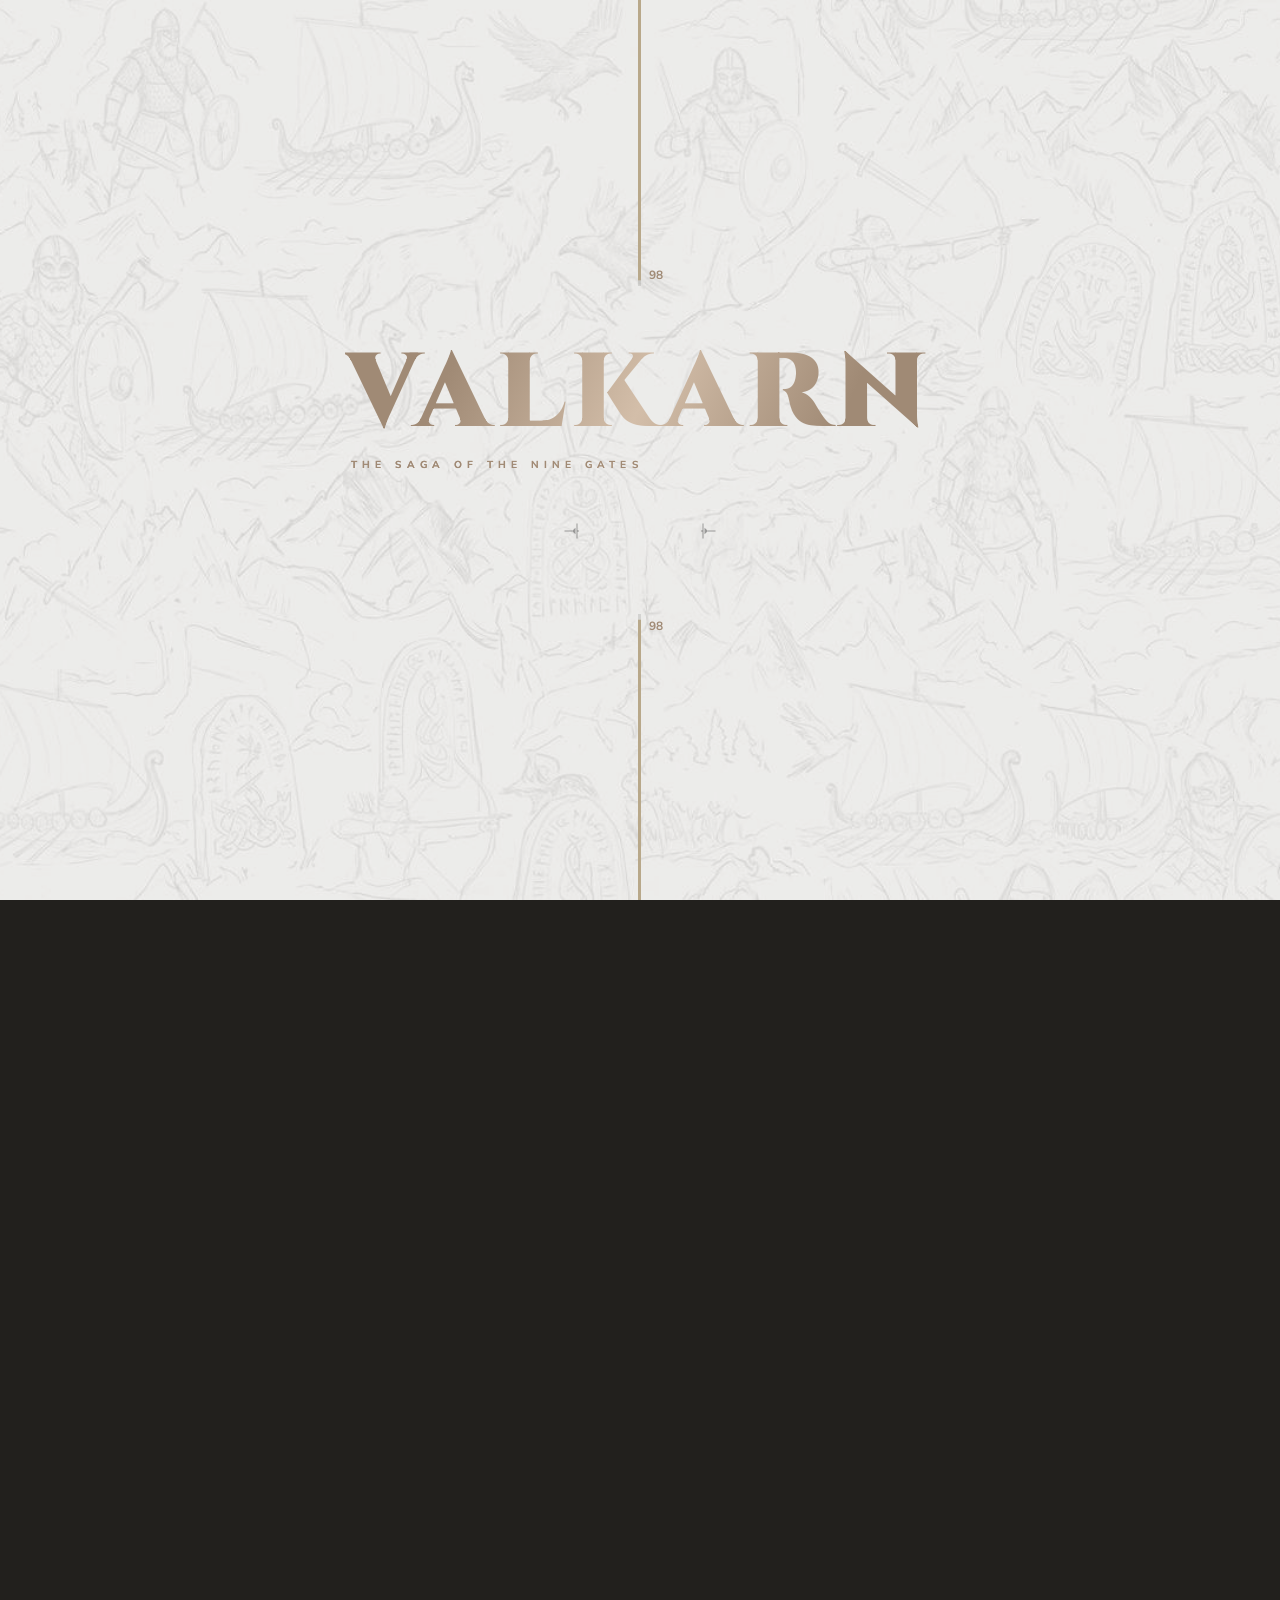
<file: index.html>
<!doctype html>
<html lang="en">
  <head>
    <meta charset="utf-8" />
    <meta name="viewport" content="width=device-width, initial-scale=1" />
    <title>Valkarn | The Saga of the Nine Gates</title>
    <meta
      name="description"
      content="Nine gates, seventy-four volumes, one long road north. The official home of the Valkarn saga: the world, the chronicles, the characters, the makers and the fellowship."
    />
    <meta name="theme-color" content="#22201d" />
    <meta name="author" content="Northwind Editions" />
    <link rel="icon" type="image/png" href="assets/img/favicon.png" />
    <link rel="apple-touch-icon" href="assets/img/apple-touch-icon.png" />
    <meta property="og:type" content="website" />
    <meta property="og:title" content="Valkarn | The Saga of the Nine Gates" />
    <meta
      property="og:description"
      content="Nine gates, seventy-four volumes, one long road north. The official home of the Valkarn saga: the world, the chronicles, the characters, the makers and the fellowship."
    />
    <meta property="og:image" content="assets/img/og-image.jpg" />
    <meta name="twitter:card" content="summary_large_image" />
    <link
      rel="preload"
      as="font"
      type="font/woff2"
      href="assets/fonts/cinzel-latin.woff2"
      crossorigin
    />
    <link
      rel="preload"
      as="font"
      type="font/woff2"
      href="assets/fonts/mulish-latin.woff2"
      crossorigin
    />
    <link rel="stylesheet" href="assets/css/main.css" />
  </head>
  <body class="home is-loading">
    <svg
      aria-hidden="true"
      class="sr-only"
      xmlns="http://www.w3.org/2000/svg"
      focusable="false"
    >
      <symbol id="i-diamond" viewBox="0 0 8 9">
        <path d="M4 0l4 4.5L4 9 0 4.5z" fill="currentColor" />
      </symbol>
      <symbol id="i-diamond-o" viewBox="0 0 14 14">
        <path
          d="M7 1l6 6-6 6-6-6z"
          fill="none"
          stroke="currentColor"
          stroke-width="1.2"
        />
      </symbol>
      <symbol id="i-orn-x" viewBox="0 0 15 36">
        <path d="M14.5 18H7" stroke="currentColor" stroke-width="1" />
        <path d="M7 18l-3.5-3.2v6.4z" fill="currentColor" />
        <path d="M2 10.5v15" stroke="currentColor" stroke-width="1" />
        <path d="M0 18h2" stroke="currentColor" stroke-width="1" />
      </symbol>
      <symbol id="i-sword-h" viewBox="0 0 1200 22" preserveAspectRatio="none">
        <path d="M0 11h520" stroke="currentColor" stroke-width="1" />
        <path d="M680 11h520" stroke="currentColor" stroke-width="1" />
        <path d="M600 3l9 8-9 8-9-8z" fill="currentColor" />
        <path
          d="M556 11l14-5v10zM644 11l-14-5v10z"
          fill="currentColor"
          opacity=".6"
        />
      </symbol>
      <symbol id="i-sword-v" viewBox="0 0 22 169" preserveAspectRatio="none">
        <path d="M11 0v40" stroke="currentColor" stroke-width="1" />
        <path d="M11 44l7 7-7 7-7-7z" fill="currentColor" />
        <path d="M11 62v107" stroke="currentColor" stroke-width="1" />
      </symbol>
      <symbol id="i-menu" viewBox="0 0 25 14">
        <path
          d="M2 2h21M6 7h17M10 12h13"
          stroke="currentColor"
          stroke-width="1.6"
          stroke-linecap="round"
        />
      </symbol>
      <symbol id="i-close" viewBox="0 0 24 13">
        <path
          d="M2 6.5h20M8 1.5l-6 5 6 5"
          stroke="currentColor"
          stroke-width="1.6"
          stroke-linecap="round"
          stroke-linejoin="round"
          fill="none"
        />
      </symbol>
      <symbol id="i-x" viewBox="0 0 16 16">
        <path
          d="M3 3l10 10M13 3L3 13"
          stroke="currentColor"
          stroke-width="1.6"
          stroke-linecap="round"
        />
      </symbol>
      <symbol id="i-arrow-r" viewBox="0 0 9 14">
        <path
          d="M1 1l6 6-6 6"
          stroke="currentColor"
          stroke-width="1.6"
          fill="none"
          stroke-linecap="round"
          stroke-linejoin="round"
        />
      </symbol>
      <symbol id="i-arrow-l" viewBox="0 0 9 14">
        <path
          d="M8 1L2 7l6 6"
          stroke="currentColor"
          stroke-width="1.6"
          fill="none"
          stroke-linecap="round"
          stroke-linejoin="round"
        />
      </symbol>
      <symbol id="i-corner" viewBox="0 0 56 48">
        <path
          d="M56 1H28L14 24l14 23h28"
          fill="none"
          stroke="currentColor"
          stroke-opacity=".35"
        />
        <path d="M20 24l4-4 4 4-4 4z" fill="currentColor" fill-opacity=".5" />
      </symbol>
      <symbol id="i-edge" viewBox="0 0 8 48">
        <path
          d="M7 0H1v48h6"
          fill="none"
          stroke="currentColor"
          stroke-opacity=".35"
        />
      </symbol>
      <symbol id="i-origin" viewBox="0 0 20 20">
        <path
          d="M10 2l7 8-7 8-7-8z"
          fill="none"
          stroke="currentColor"
          stroke-width="1.3"
        />
        <circle cx="10" cy="10" r="2" fill="currentColor" />
      </symbol>
      <symbol id="i-family" viewBox="0 0 20 20">
        <circle
          cx="7"
          cy="7"
          r="3"
          fill="none"
          stroke="currentColor"
          stroke-width="1.3"
        />
        <circle
          cx="14"
          cy="9"
          r="2.2"
          fill="none"
          stroke="currentColor"
          stroke-width="1.3"
        />
        <path
          d="M2 17c1-3 3.5-4.5 5-4.5S11 14 12 17"
          fill="none"
          stroke="currentColor"
          stroke-width="1.3"
        />
      </symbol>
      <symbol id="i-status" viewBox="0 0 20 20">
        <path
          d="M3 11l4 4 10-10"
          fill="none"
          stroke="currentColor"
          stroke-width="1.6"
          stroke-linecap="round"
        />
      </symbol>
      <symbol id="i-role" viewBox="0 0 20 20">
        <path
          d="M10 2l2.4 5 5.6.6-4.2 3.8 1.2 5.6L10 14.2 5 17l1.2-5.6L2 7.6 7.6 7z"
          fill="none"
          stroke="currentColor"
          stroke-width="1.2"
        />
      </symbol>
      <symbol id="i-quill" viewBox="0 0 20 20">
        <path
          d="M3 17S4 9 11 5c3-1.7 6-2 6-2s0 3-1.7 6C11.5 16 3 17 3 17z"
          fill="none"
          stroke="currentColor"
          stroke-width="1.3"
        />
        <path d="M3 17l6-6" stroke="currentColor" stroke-width="1.3" />
      </symbol>
    </svg>

    <div class="veil" aria-hidden="true"></div>

    <div class="loader">
      <div class="loader__screen">
        <img
          class="loader__bg"
          src="assets/img/loader-collage.jpg"
          alt=""
          fetchpriority="high"
          decoding="sync"
        />
        <div class="loader__inner">
          <div class="loader__rail loader__rail--top">
            <div class="loader__fill" data-loader-fill></div>
            <span class="loader__count" data-loader-count="top">0</span>
          </div>
          <div class="loader__logo">
            <span class="wordmark wordmark--xl"
              >VALKARN<span class="wordmark__sub"
                >The Saga of the Nine Gates</span
              ></span
            >
            <button
              data-enter
              class="btn"
              type="button"
              style="margin-top: 2.5rem"
            >
              <svg
                class="btn__orn btn__orn--l"
                width="15"
                height="36"
                aria-hidden="true"
              >
                <use href="#i-orn-x"></use></svg
              ><span class="btn__label">Enter</span
              ><svg
                class="btn__orn btn__orn--r"
                width="15"
                height="36"
                aria-hidden="true"
              >
                <use href="#i-orn-x"></use>
              </svg>
            </button>
          </div>
          <div class="loader__rail loader__rail--bottom">
            <div class="loader__fill" data-loader-fill></div>
            <span class="loader__count" data-loader-count="bottom">0</span>
          </div>
        </div>
      </div>
    </div>

    <header class="header">
      <a href="#main" class="skip-link">Skip to main content</a>
      <div class="header__orn hide-mobile" aria-hidden="true">
        <svg class="" width="8" height="48" aria-hidden="true">
          <use href="#i-edge"></use>
        </svg>
      </div>
      <div class="header__cell header__cell--left">
        <button
          class="menu-btn"
          type="button"
          data-menu-open
          aria-expanded="false"
          aria-controls="menu-panel"
        >
          <svg class="icon" width="25" height="14" aria-hidden="true">
            <use href="#i-menu"></use></svg
          ><span>Menu</span>
        </button>
      </div>
      <div class="header__orn hide-mobile" aria-hidden="true">
        <svg class="" width="56" height="48" aria-hidden="true">
          <use href="#i-corner"></use>
        </svg>
      </div>
      <div class="header__cell header__cell--mid">
        <a href="index.html" class="header__brand" aria-label="Valkarn — home"
          ><span class="wordmark wordmark--sm">VALKARN</span></a
        >
      </div>
      <div
        class="header__orn hide-mobile"
        aria-hidden="true"
        style="transform: scaleX(-1)"
      >
        <svg class="" width="56" height="48" aria-hidden="true">
          <use href="#i-corner"></use>
        </svg>
      </div>
      <div class="header__cell header__cell--right">
        <a href="news.html" class="header__link hide-mobile"
          ><svg class="icon" width="8" height="9" aria-hidden="true">
            <use href="#i-diamond"></use></svg
          ><span>News</span></a
        >
      </div>
      <div
        class="header__orn hide-mobile"
        aria-hidden="true"
        style="transform: scaleX(-1)"
      >
        <svg class="" width="8" height="48" aria-hidden="true">
          <use href="#i-edge"></use>
        </svg>
      </div>
    </header>

    <div class="menu-overlay" hidden-aria></div>
    <div class="menu-panel" id="menu-panel">
      <div class="menu-panel__inner">
        <button class="menu-close" type="button" data-menu-close>
          <svg class="icon" width="24" height="13" aria-hidden="true">
            <use href="#i-close"></use></svg
          ><span>Close</span>
        </button>
        <nav class="menu-nav" aria-label="Main">
          <ul>
            <li>
              <a href="universe.html"
                ><span class="num">01</span><span>The World</span></a
              >
            </li>
            <li>
              <a href="chronicles.html"
                ><span class="num">02</span><span>The Chronicles</span></a
              >
            </li>
            <li>
              <a href="characters.html"
                ><span class="num">03</span><span>The Characters</span></a
              >
            </li>
            <li>
              <a href="makers.html"
                ><span class="num">04</span><span>The Makers</span></a
              >
            </li>
            <li>
              <a href="fellowship.html"
                ><span class="num">05</span><span>The Fellowship</span></a
              >
            </li>
          </ul>
        </nav>
        <div>
          <p class="menu-foot" style="margin-bottom: 0.75rem">
            <a href="news.html">News</a><a href="fellowship.html">Fellowship</a
            ><a href="404.html">Shop</a>
          </p>
          <p class="menu-foot">
            <a href="#">Legal notice</a><a href="#">Privacy</a
            ><a href="#">Cookies</a><a href="#">Press kit</a
            ><a href="#">Contact</a>
          </p>
        </div>
      </div>
    </div>

    <div class="stage" aria-hidden="true">
      <div class="stage__scene">
        <img src="assets/img/gate-01.jpg" alt="" fetchpriority="high" />
      </div>
      <div class="stage__scene">
        <img src="assets/img/gate-02.jpg" alt="" loading="lazy" />
      </div>
      <div class="stage__scene">
        <img src="assets/img/gate-03.jpg" alt="" loading="lazy" />
      </div>
      <div class="stage__scene">
        <img src="assets/img/gate-04.jpg" alt="" loading="lazy" />
      </div>
      <div class="stage__scene">
        <img src="assets/img/gate-05.jpg" alt="" loading="lazy" />
      </div>
      <canvas class="stage__dust"></canvas>
      <div class="stage__flash"></div>
    </div>
    <main id="main" class="gates">
      <article class="gate" data-gate="0" aria-label="Gate 01 — The World">
        <span class="badge" data-delay="0">Gate 01</span>
        <h2 class="t-gate">
          <span class="tr" data-animation="char">The World</span>
        </h2>
        <p class="gate__meta" data-reveal>
          Nine gates were raised at the edge of the known map. Valkarn has
          walked through eight of them.
        </p>
        <a class="btn" href="universe.html"
          ><svg
            class="btn__orn btn__orn--l"
            width="15"
            height="36"
            aria-hidden="true"
          >
            <use href="#i-orn-x"></use></svg
          ><span class="btn__label">Enter the world</span
          ><svg
            class="btn__orn btn__orn--r"
            width="15"
            height="36"
            aria-hidden="true"
          >
            <use href="#i-orn-x"></use></svg
        ></a>
      </article>
      <article class="gate" data-gate="1" aria-label="Gate 02 — The Chronicles">
        <span class="badge" data-delay="0">Gate 02</span>
        <h2 class="t-gate">
          <span class="tr" data-animation="char">The Chronicles</span>
        </h2>
        <p class="gate__meta" data-reveal>
          Seventy-four volumes, five series, one long road north.
        </p>
        <a class="btn" href="chronicles.html"
          ><svg
            class="btn__orn btn__orn--l"
            width="15"
            height="36"
            aria-hidden="true"
          >
            <use href="#i-orn-x"></use></svg
          ><span class="btn__label">Open the chronicles</span
          ><svg
            class="btn__orn btn__orn--r"
            width="15"
            height="36"
            aria-hidden="true"
          >
            <use href="#i-orn-x"></use></svg
        ></a>
      </article>
      <article class="gate" data-gate="2" aria-label="Gate 03 — The Characters">
        <span class="badge" data-delay="0">Gate 03</span>
        <h2 class="t-gate">
          <span class="tr" data-animation="char">The Characters</span>
        </h2>
        <p class="gate__meta" data-reveal>
          Companions of a day or of a lifetime.
        </p>
        <a class="btn" href="characters.html"
          ><svg
            class="btn__orn btn__orn--l"
            width="15"
            height="36"
            aria-hidden="true"
          >
            <use href="#i-orn-x"></use></svg
          ><span class="btn__label">Meet the characters</span
          ><svg
            class="btn__orn btn__orn--r"
            width="15"
            height="36"
            aria-hidden="true"
          >
            <use href="#i-orn-x"></use></svg
        ></a>
      </article>
      <article class="gate" data-gate="3" aria-label="Gate 04 — The Makers">
        <span class="badge" data-delay="0">Gate 04</span>
        <h2 class="t-gate">
          <span class="tr" data-animation="char">The Makers</span>
        </h2>
        <p class="gate__meta" data-reveal>
          Two founders, a dozen hands, forty-eight years of ink.
        </p>
        <a class="btn" href="makers.html"
          ><svg
            class="btn__orn btn__orn--l"
            width="15"
            height="36"
            aria-hidden="true"
          >
            <use href="#i-orn-x"></use></svg
          ><span class="btn__label">Meet the makers</span
          ><svg
            class="btn__orn btn__orn--r"
            width="15"
            height="36"
            aria-hidden="true"
          >
            <use href="#i-orn-x"></use></svg
        ></a>
      </article>
      <article class="gate" data-gate="4" aria-label="Gate 05 — The Fellowship">
        <span class="badge" data-delay="0">Gate 05</span>
        <h2 class="t-gate">
          <span class="tr" data-animation="char">The Fellowship</span>
        </h2>
        <p class="gate__meta" data-reveal>
          Readers who have kept the fires lit since the first printing.
        </p>
        <a class="btn" href="fellowship.html"
          ><svg
            class="btn__orn btn__orn--l"
            width="15"
            height="36"
            aria-hidden="true"
          >
            <use href="#i-orn-x"></use></svg
          ><span class="btn__label">Join the fellowship</span
          ><svg
            class="btn__orn btn__orn--r"
            width="15"
            height="36"
            aria-hidden="true"
          >
            <use href="#i-orn-x"></use></svg
        ></a>
      </article>
    </main>
    <nav class="anchor-nav" aria-label="Gates">
      <ul>
        <li>
          <button type="button" data-door="0"><span>The World</span></button>
        </li>
        <li>
          <button type="button" data-door="1"><span>Chronicles</span></button>
        </li>
        <li>
          <button type="button" data-door="2"><span>Characters</span></button>
        </li>
        <li>
          <button type="button" data-door="3"><span>Makers</span></button>
        </li>
        <li>
          <button type="button" data-door="4"><span>Fellowship</span></button>
        </li>
      </ul>
    </nav>
    <div class="scroll-hint" aria-hidden="true">
      <p>
        <span class="label"><span>Scroll to explore</span></span
        ><span class="line"></span>
      </p>
    </div>

    <div class="audio-toggle">
      <button type="button" aria-pressed="false" title="Ambient sound">
        <span class="bar"></span><span class="bar"></span
        ><span class="bar"></span><span class="bar"></span
        ><span class="bar"></span>
        <span class="sr-only">Toggle ambient sound</span>
      </button>
    </div>
    <script src="assets/js/app.js" defer></script>
    <script src="assets/js/gates.js" defer></script>
  </body>
</html>
</file>
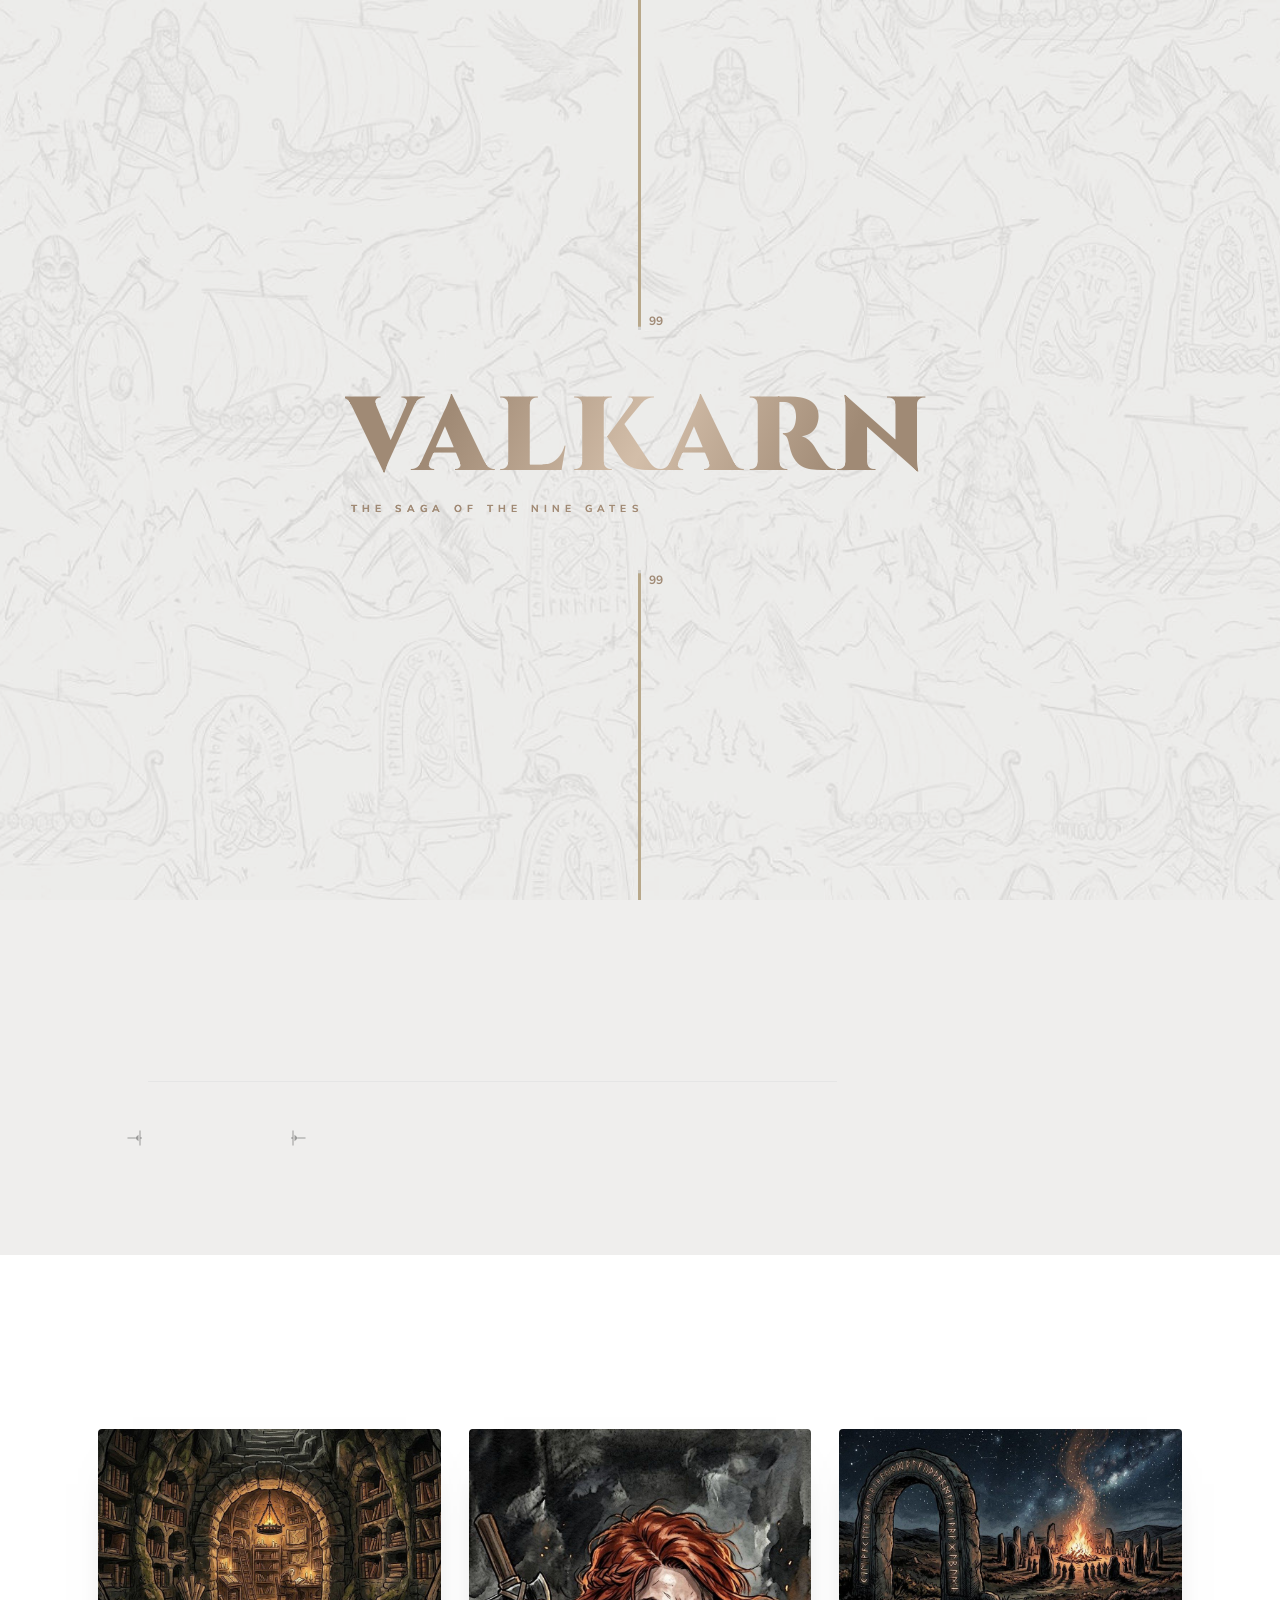
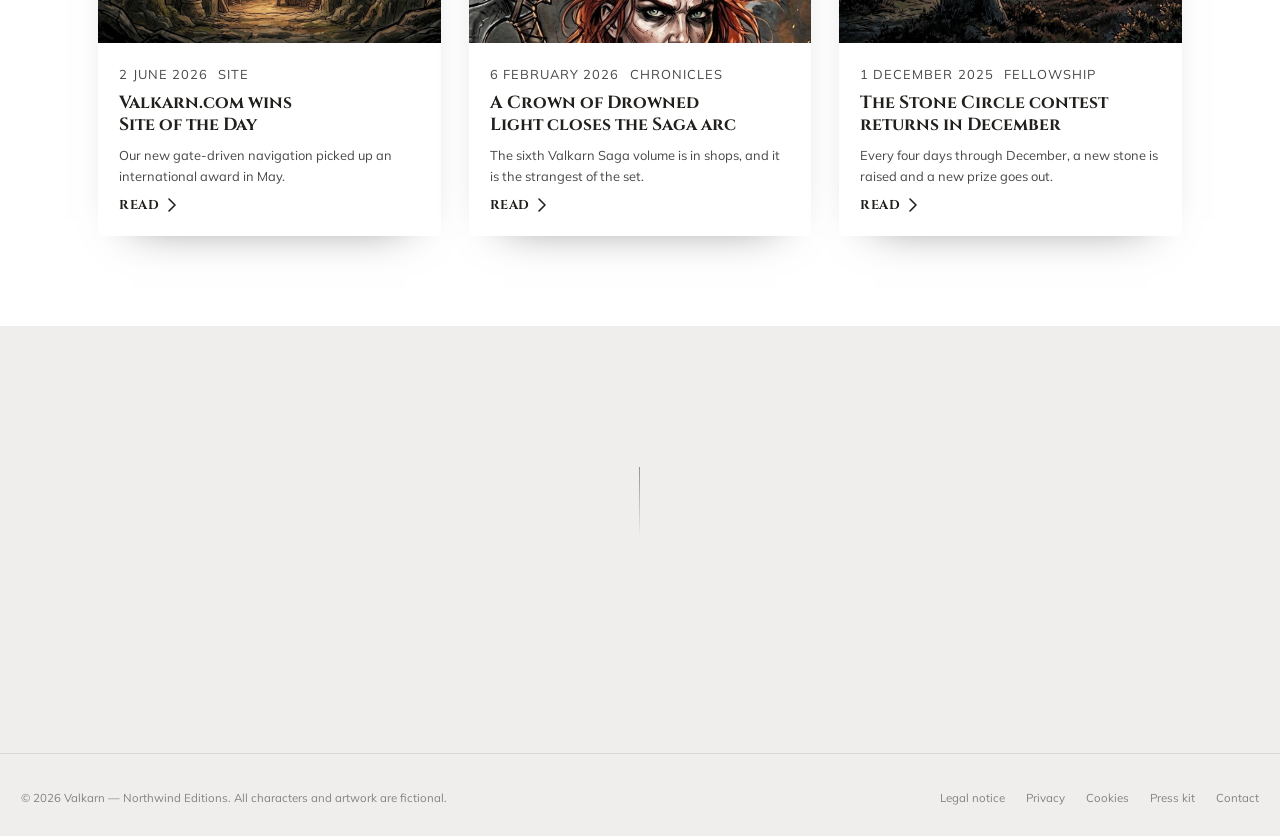
<file: article.html>
<!doctype html>
<html lang="en">
  <head>
    <meta charset="utf-8" />
    <meta name="viewport" content="width=device-width, initial-scale=1" />
    <title>Iona Brecht signs for five more volumes | Valkarn</title>
    <meta
      name="description"
      content="The main series has its writer locked in until at least volume forty-seven."
    />
    <meta name="theme-color" content="#22201d" />
    <meta name="author" content="Northwind Editions" />
    <link rel="icon" type="image/png" href="assets/img/favicon.png" />
    <link rel="apple-touch-icon" href="assets/img/apple-touch-icon.png" />
    <meta property="og:type" content="website" />
    <meta
      property="og:title"
      content="Iona Brecht signs for five more volumes | Valkarn"
    />
    <meta
      property="og:description"
      content="The main series has its writer locked in until at least volume forty-seven."
    />
    <meta property="og:image" content="assets/img/og-image.jpg" />
    <meta name="twitter:card" content="summary_large_image" />
    <link
      rel="preload"
      as="font"
      type="font/woff2"
      href="assets/fonts/cinzel-latin.woff2"
      crossorigin
    />
    <link
      rel="preload"
      as="font"
      type="font/woff2"
      href="assets/fonts/mulish-latin.woff2"
      crossorigin
    />
    <link rel="stylesheet" href="assets/css/main.css" />
  </head>
  <body class="is-loading">
    <svg
      aria-hidden="true"
      class="sr-only"
      xmlns="http://www.w3.org/2000/svg"
      focusable="false"
    >
      <symbol id="i-diamond" viewBox="0 0 8 9">
        <path d="M4 0l4 4.5L4 9 0 4.5z" fill="currentColor" />
      </symbol>
      <symbol id="i-diamond-o" viewBox="0 0 14 14">
        <path
          d="M7 1l6 6-6 6-6-6z"
          fill="none"
          stroke="currentColor"
          stroke-width="1.2"
        />
      </symbol>
      <symbol id="i-orn-x" viewBox="0 0 15 36">
        <path d="M14.5 18H7" stroke="currentColor" stroke-width="1" />
        <path d="M7 18l-3.5-3.2v6.4z" fill="currentColor" />
        <path d="M2 10.5v15" stroke="currentColor" stroke-width="1" />
        <path d="M0 18h2" stroke="currentColor" stroke-width="1" />
      </symbol>
      <symbol id="i-sword-h" viewBox="0 0 1200 22" preserveAspectRatio="none">
        <path d="M0 11h520" stroke="currentColor" stroke-width="1" />
        <path d="M680 11h520" stroke="currentColor" stroke-width="1" />
        <path d="M600 3l9 8-9 8-9-8z" fill="currentColor" />
        <path
          d="M556 11l14-5v10zM644 11l-14-5v10z"
          fill="currentColor"
          opacity=".6"
        />
      </symbol>
      <symbol id="i-sword-v" viewBox="0 0 22 169" preserveAspectRatio="none">
        <path d="M11 0v40" stroke="currentColor" stroke-width="1" />
        <path d="M11 44l7 7-7 7-7-7z" fill="currentColor" />
        <path d="M11 62v107" stroke="currentColor" stroke-width="1" />
      </symbol>
      <symbol id="i-menu" viewBox="0 0 25 14">
        <path
          d="M2 2h21M6 7h17M10 12h13"
          stroke="currentColor"
          stroke-width="1.6"
          stroke-linecap="round"
        />
      </symbol>
      <symbol id="i-close" viewBox="0 0 24 13">
        <path
          d="M2 6.5h20M8 1.5l-6 5 6 5"
          stroke="currentColor"
          stroke-width="1.6"
          stroke-linecap="round"
          stroke-linejoin="round"
          fill="none"
        />
      </symbol>
      <symbol id="i-x" viewBox="0 0 16 16">
        <path
          d="M3 3l10 10M13 3L3 13"
          stroke="currentColor"
          stroke-width="1.6"
          stroke-linecap="round"
        />
      </symbol>
      <symbol id="i-arrow-r" viewBox="0 0 9 14">
        <path
          d="M1 1l6 6-6 6"
          stroke="currentColor"
          stroke-width="1.6"
          fill="none"
          stroke-linecap="round"
          stroke-linejoin="round"
        />
      </symbol>
      <symbol id="i-arrow-l" viewBox="0 0 9 14">
        <path
          d="M8 1L2 7l6 6"
          stroke="currentColor"
          stroke-width="1.6"
          fill="none"
          stroke-linecap="round"
          stroke-linejoin="round"
        />
      </symbol>
      <symbol id="i-corner" viewBox="0 0 56 48">
        <path
          d="M56 1H28L14 24l14 23h28"
          fill="none"
          stroke="currentColor"
          stroke-opacity=".35"
        />
        <path d="M20 24l4-4 4 4-4 4z" fill="currentColor" fill-opacity=".5" />
      </symbol>
      <symbol id="i-edge" viewBox="0 0 8 48">
        <path
          d="M7 0H1v48h6"
          fill="none"
          stroke="currentColor"
          stroke-opacity=".35"
        />
      </symbol>
      <symbol id="i-origin" viewBox="0 0 20 20">
        <path
          d="M10 2l7 8-7 8-7-8z"
          fill="none"
          stroke="currentColor"
          stroke-width="1.3"
        />
        <circle cx="10" cy="10" r="2" fill="currentColor" />
      </symbol>
      <symbol id="i-family" viewBox="0 0 20 20">
        <circle
          cx="7"
          cy="7"
          r="3"
          fill="none"
          stroke="currentColor"
          stroke-width="1.3"
        />
        <circle
          cx="14"
          cy="9"
          r="2.2"
          fill="none"
          stroke="currentColor"
          stroke-width="1.3"
        />
        <path
          d="M2 17c1-3 3.5-4.5 5-4.5S11 14 12 17"
          fill="none"
          stroke="currentColor"
          stroke-width="1.3"
        />
      </symbol>
      <symbol id="i-status" viewBox="0 0 20 20">
        <path
          d="M3 11l4 4 10-10"
          fill="none"
          stroke="currentColor"
          stroke-width="1.6"
          stroke-linecap="round"
        />
      </symbol>
      <symbol id="i-role" viewBox="0 0 20 20">
        <path
          d="M10 2l2.4 5 5.6.6-4.2 3.8 1.2 5.6L10 14.2 5 17l1.2-5.6L2 7.6 7.6 7z"
          fill="none"
          stroke="currentColor"
          stroke-width="1.2"
        />
      </symbol>
      <symbol id="i-quill" viewBox="0 0 20 20">
        <path
          d="M3 17S4 9 11 5c3-1.7 6-2 6-2s0 3-1.7 6C11.5 16 3 17 3 17z"
          fill="none"
          stroke="currentColor"
          stroke-width="1.3"
        />
        <path d="M3 17l6-6" stroke="currentColor" stroke-width="1.3" />
      </symbol>
    </svg>

    <div class="veil" aria-hidden="true"></div>

    <div class="loader">
      <div class="loader__screen">
        <img
          class="loader__bg"
          src="assets/img/loader-collage.jpg"
          alt=""
          fetchpriority="high"
          decoding="sync"
        />
        <div class="loader__inner">
          <div class="loader__rail loader__rail--top">
            <div class="loader__fill" data-loader-fill></div>
            <span class="loader__count" data-loader-count="top">0</span>
          </div>
          <div class="loader__logo">
            <span class="wordmark wordmark--xl"
              >VALKARN<span class="wordmark__sub"
                >The Saga of the Nine Gates</span
              ></span
            >
          </div>
          <div class="loader__rail loader__rail--bottom">
            <div class="loader__fill" data-loader-fill></div>
            <span class="loader__count" data-loader-count="bottom">0</span>
          </div>
        </div>
      </div>
    </div>

    <header class="header">
      <a href="#main" class="skip-link">Skip to main content</a>
      <div class="header__orn hide-mobile" aria-hidden="true">
        <svg class="" width="8" height="48" aria-hidden="true">
          <use href="#i-edge"></use>
        </svg>
      </div>
      <div class="header__cell header__cell--left">
        <button
          class="menu-btn"
          type="button"
          data-menu-open
          aria-expanded="false"
          aria-controls="menu-panel"
        >
          <svg class="icon" width="25" height="14" aria-hidden="true">
            <use href="#i-menu"></use></svg
          ><span>Menu</span>
        </button>
      </div>
      <div class="header__orn hide-mobile" aria-hidden="true">
        <svg class="" width="56" height="48" aria-hidden="true">
          <use href="#i-corner"></use>
        </svg>
      </div>
      <div class="header__cell header__cell--mid">
        <a href="index.html" class="header__brand" aria-label="Valkarn — home"
          ><span class="wordmark wordmark--sm">VALKARN</span></a
        >
      </div>
      <div
        class="header__orn hide-mobile"
        aria-hidden="true"
        style="transform: scaleX(-1)"
      >
        <svg class="" width="56" height="48" aria-hidden="true">
          <use href="#i-corner"></use>
        </svg>
      </div>
      <div class="header__cell header__cell--right">
        <a href="news.html" class="header__link hide-mobile"
          ><svg class="icon" width="8" height="9" aria-hidden="true">
            <use href="#i-diamond"></use></svg
          ><span>News</span></a
        >
      </div>
      <div
        class="header__orn hide-mobile"
        aria-hidden="true"
        style="transform: scaleX(-1)"
      >
        <svg class="" width="8" height="48" aria-hidden="true">
          <use href="#i-edge"></use>
        </svg>
      </div>
    </header>

    <div class="menu-overlay" hidden-aria></div>
    <div class="menu-panel" id="menu-panel">
      <div class="menu-panel__inner">
        <button class="menu-close" type="button" data-menu-close>
          <svg class="icon" width="24" height="13" aria-hidden="true">
            <use href="#i-close"></use></svg
          ><span>Close</span>
        </button>
        <nav class="menu-nav" aria-label="Main">
          <ul>
            <li>
              <a href="universe.html"
                ><span class="num">01</span><span>The World</span></a
              >
            </li>
            <li>
              <a href="chronicles.html"
                ><span class="num">02</span><span>The Chronicles</span></a
              >
            </li>
            <li>
              <a href="characters.html"
                ><span class="num">03</span><span>The Characters</span></a
              >
            </li>
            <li>
              <a href="makers.html"
                ><span class="num">04</span><span>The Makers</span></a
              >
            </li>
            <li>
              <a href="fellowship.html"
                ><span class="num">05</span><span>The Fellowship</span></a
              >
            </li>
          </ul>
        </nav>
        <div>
          <p class="menu-foot" style="margin-bottom: 0.75rem">
            <a href="news.html">News</a><a href="fellowship.html">Fellowship</a
            ><a href="404.html">Shop</a>
          </p>
          <p class="menu-foot">
            <a href="#">Legal notice</a><a href="#">Privacy</a
            ><a href="#">Cookies</a><a href="#">Press kit</a
            ><a href="#">Contact</a>
          </p>
        </div>
      </div>
    </div>

    <main id="main">
      <section class="hero hero--compact" data-hero>
        <div class="hero__bg">
          <img src="assets/img/news-01.jpg" alt="" fetchpriority="high" />
        </div>
        <div class="hero__back">
          <a class="link-back" href="news.html" data-reveal
            ><svg class="icon" width="9" height="14" aria-hidden="true">
              <use href="#i-arrow-l"></use>
            </svg>
            Back to news</a
          >
        </div>
        <div class="hero__badge">
          <span class="badge badge--outline" data-delay="0">Makers</span>
        </div>
        <div class="hero__title">
          <h1 class="t-hero">
            <span class="tr" data-animation="line" data-delay="0"
              >Iona Brecht signs for five more volumes</span
            >
          </h1>
        </div>
        <div class="hero__intro on-dark">
          <p class="lede" data-reveal data-delay="0.2" style="opacity: 0.85">
            12 September 2026 · Makers
          </p>
        </div>
        <img
          class="hero__brush"
          src="assets/img/brush-light.png"
          alt=""
          aria-hidden="true"
        />
      </section>

      <section class="sect sect--pad grid">
        <div class="c-text">
          <p class="lede" data-reveal style="margin-bottom: 2rem">
            The main series has its writer locked in until at least volume
            forty-seven.
          </p>
          <div class="wysiwyg drop-cap" data-reveal data-delay="0.1">
            <p>
              Volume forty-three is drawn, lettered and at the printer. Volume
              forty-four is written. Beyond that, we can now say that Iona
              Brecht has signed for five further volumes of the main series —
              which takes Valkarn comfortably past its fiftieth book.
            </p>
            <p>
              Brecht came to the saga through Young Valkarn in 2017 and has been
              writing the household ever since. Tomás Ferreira continues on art,
              with Lise Marchand on colour.
            </p>
            <p>
              The next volume, The Gate That Remembers, is scheduled for 14
              November 2026.
            </p>
          </div>
          <div class="rule-title" style="margin-top: 3rem"></div>
          <div style="margin-top: 2rem">
            <a class="btn btn--ghost" href="news.html"
              ><svg
                class="btn__orn btn__orn--l"
                width="15"
                height="36"
                aria-hidden="true"
              >
                <use href="#i-orn-x"></use></svg
              ><span class="btn__label">All news</span
              ><svg
                class="btn__orn btn__orn--r"
                width="15"
                height="36"
                aria-hidden="true"
              >
                <use href="#i-orn-x"></use></svg
            ></a>
          </div>
        </div>
      </section>

      <section class="sect sect--pad grid" style="background: #fff">
        <div class="c-main">
          <h2 class="t-sect">
            <span class="tr" data-animation="line" data-delay="0"
              >Keep reading</span
            >
          </h2>
          <div class="article-list" style="margin-top: 3rem">
            <a class="article-card" href="article.html?a=site-award">
              <div class="article-card__media">
                <img src="assets/img/news-02.jpg" alt="" loading="lazy" />
              </div>
              <div class="article-card__body">
                <p class="article-card__meta">
                  <time datetime="2026-06-02">2 June 2026</time
                  ><span>Site</span>
                </p>
                <h3>Valkarn.com wins Site of the Day</h3>
                <p>
                  Our new gate-driven navigation picked up an international
                  award in May.
                </p>
                <span
                  class="link-arrow"
                  style="
                    margin-top: auto;
                    align-self: flex-start;
                    border: 0;
                    padding: 0;
                  "
                  >Read
                  <svg class="icon" width="9" height="14" aria-hidden="true">
                    <use href="#i-arrow-r"></use></svg
                ></span>
              </div>
            </a>
            <a class="article-card" href="article.html?a=saga-six">
              <div class="article-card__media">
                <img src="assets/img/news-03.jpg" alt="" loading="lazy" />
              </div>
              <div class="article-card__body">
                <p class="article-card__meta">
                  <time datetime="2026-02-06">6 February 2026</time
                  ><span>Chronicles</span>
                </p>
                <h3>A Crown of Drowned Light closes the Saga arc</h3>
                <p>
                  The sixth Valkarn Saga volume is in shops, and it is the
                  strangest of the set.
                </p>
                <span
                  class="link-arrow"
                  style="
                    margin-top: auto;
                    align-self: flex-start;
                    border: 0;
                    padding: 0;
                  "
                  >Read
                  <svg class="icon" width="9" height="14" aria-hidden="true">
                    <use href="#i-arrow-r"></use></svg
                ></span>
              </div>
            </a>
            <a class="article-card" href="article.html?a=stone-circle">
              <div class="article-card__media">
                <img src="assets/img/news-04.jpg" alt="" loading="lazy" />
              </div>
              <div class="article-card__body">
                <p class="article-card__meta">
                  <time datetime="2025-12-01">1 December 2025</time
                  ><span>Fellowship</span>
                </p>
                <h3>The Stone Circle contest returns in December</h3>
                <p>
                  Every four days through December, a new stone is raised and a
                  new prize goes out.
                </p>
                <span
                  class="link-arrow"
                  style="
                    margin-top: auto;
                    align-self: flex-start;
                    border: 0;
                    padding: 0;
                  "
                  >Read
                  <svg class="icon" width="9" height="14" aria-hidden="true">
                    <use href="#i-arrow-r"></use></svg
                ></span>
              </div>
            </a>
          </div>
        </div>
      </section>

      <section class="sect grid next-gate">
        <div class="c-main">
          <p class="next-gate__hint" data-reveal>Keep going</p>
          <span class="next-gate__dash" aria-hidden="true"></span>
          <div style="display: flex; justify-content: center">
            <span class="badge badge--gold" data-delay="0">Gate 05</span>
          </div>
        </div>
        <a
          class="next-gate__link c-full"
          href="fellowship.html"
          aria-label="The Fellowship"
        >
          <h2 class="">
            <span class="tr" data-animation="line" data-delay="0"
              >The Fellowship</span
            >
          </h2>
        </a>
      </section>
    </main>

    <footer class="site-foot">
      <div class="site-foot__inner">
        <p>
          © <span data-year>2026</span> Valkarn — Northwind Editions. All
          characters and artwork are fictional.
        </p>
        <nav aria-label="Legal">
          <a href="#">Legal notice</a><a href="#">Privacy</a
          ><a href="#">Cookies</a><a href="#">Press kit</a
          ><a href="#">Contact</a>
        </nav>
      </div>
    </footer>

    <div class="audio-toggle">
      <button type="button" aria-pressed="false" title="Ambient sound">
        <span class="bar"></span><span class="bar"></span
        ><span class="bar"></span><span class="bar"></span
        ><span class="bar"></span>
        <span class="sr-only">Toggle ambient sound</span>
      </button>
    </div>
    <script src="assets/js/app.js" defer></script>
    <script src="assets/js/detail.js" defer></script>
  </body>
</html>
</file>
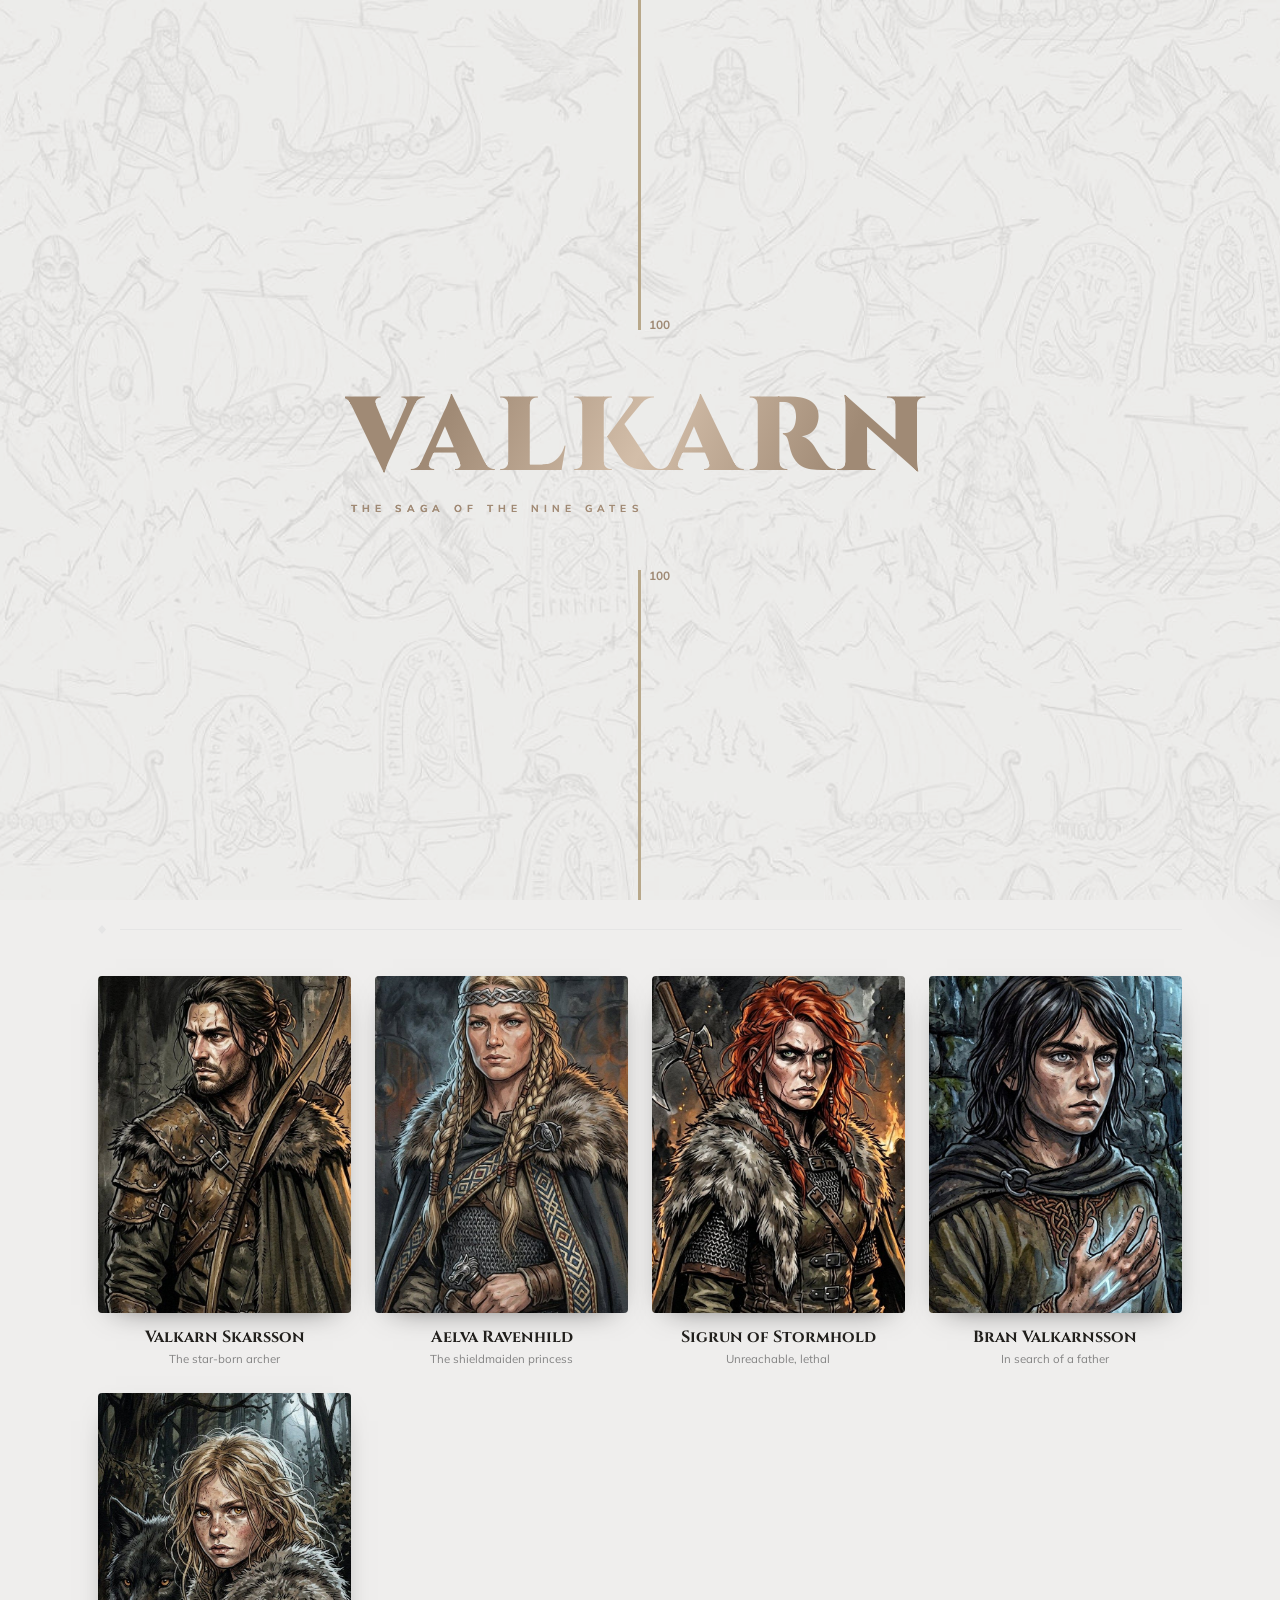
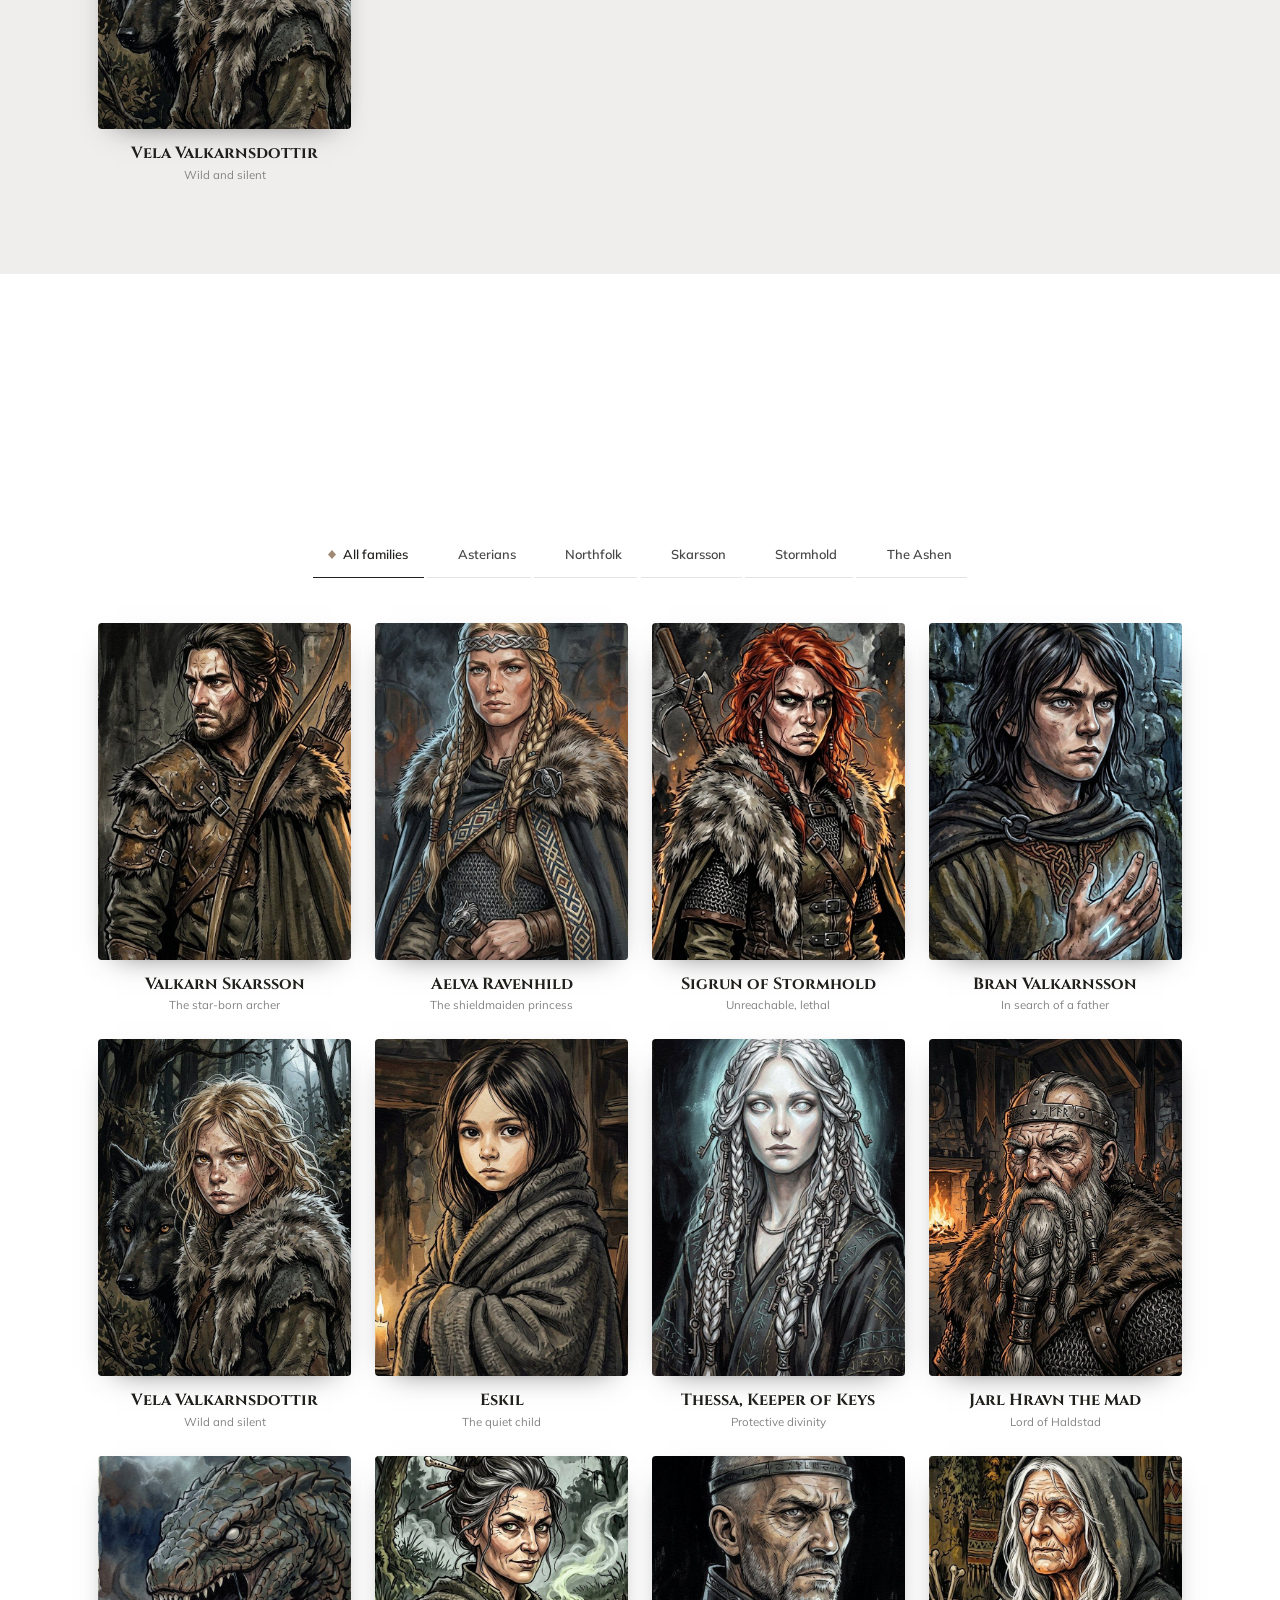
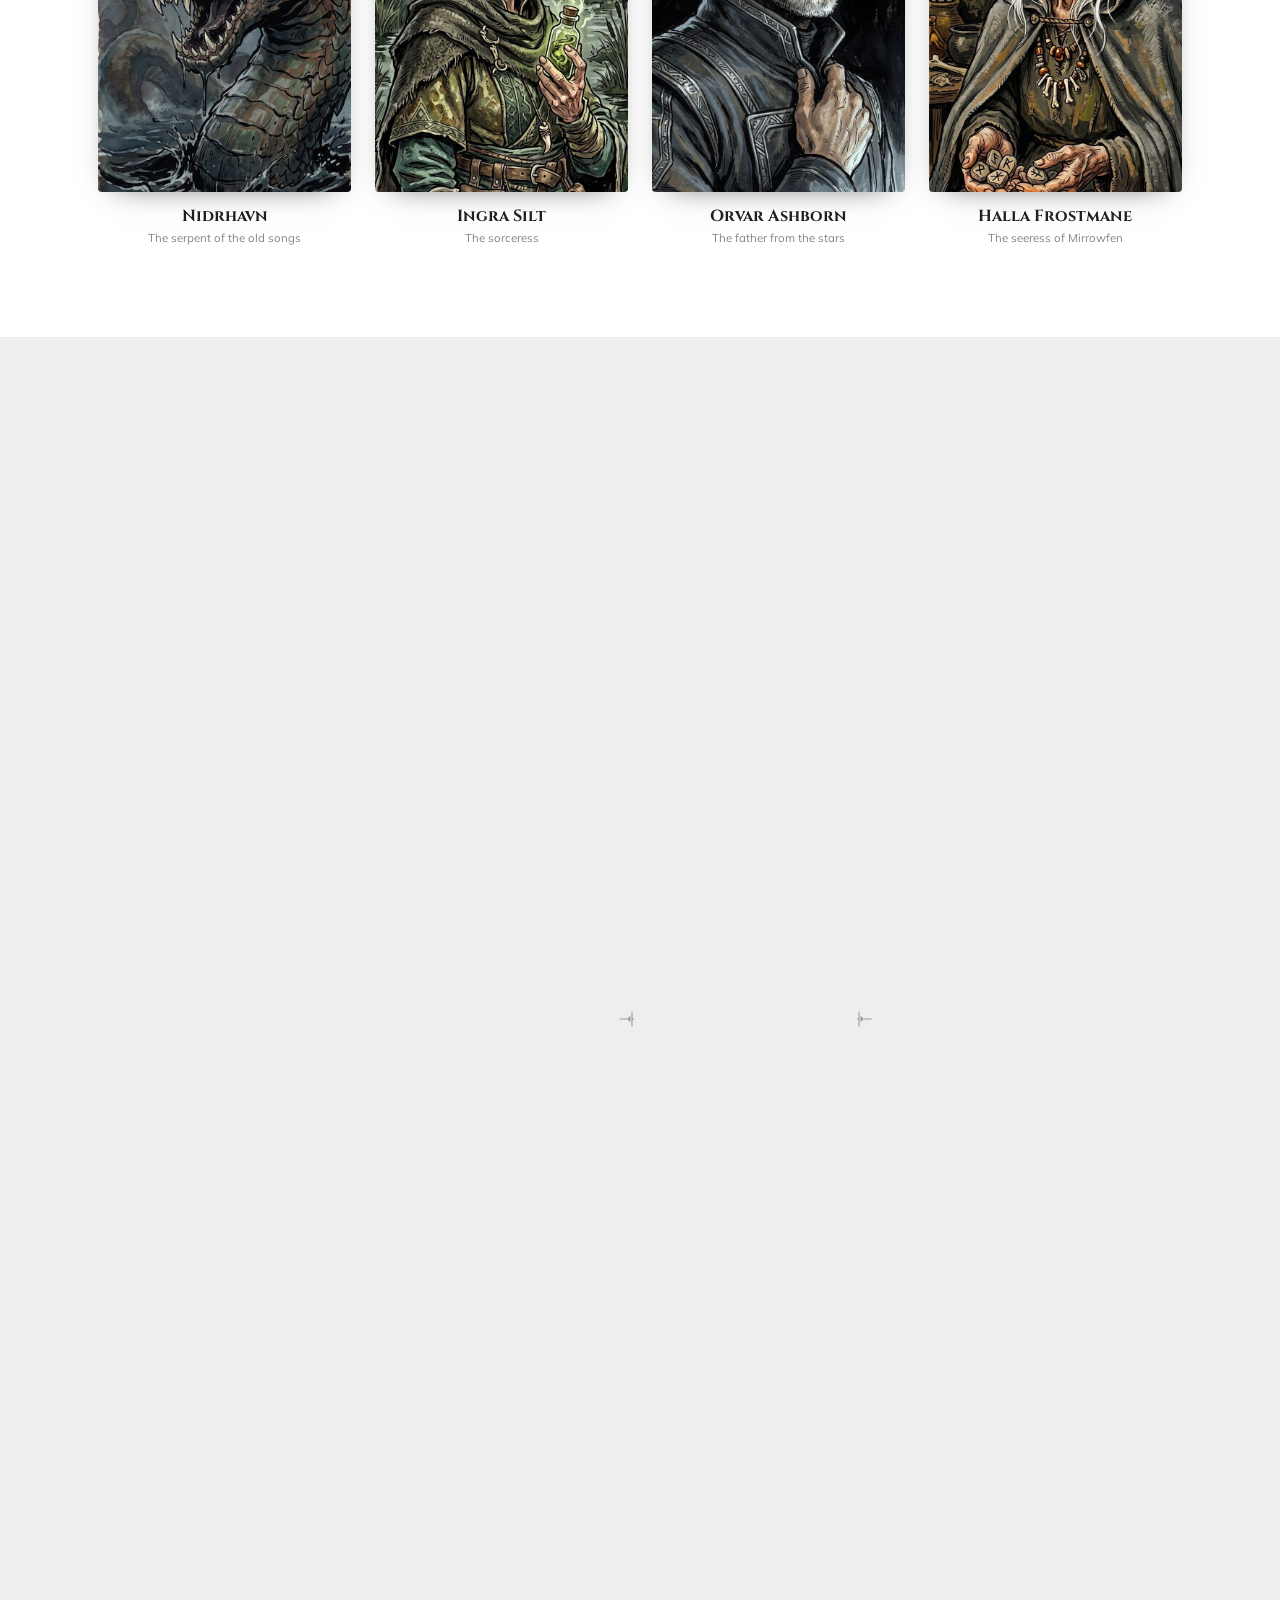
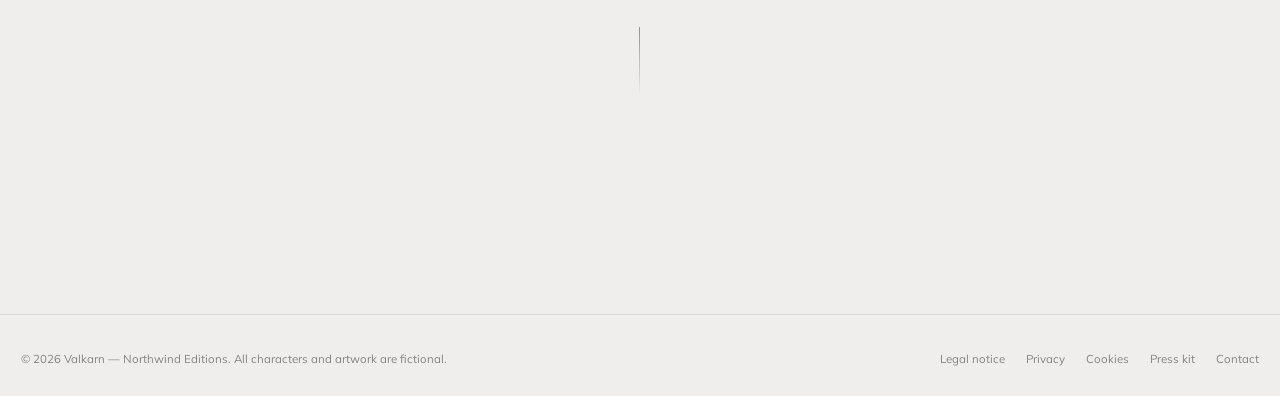
<file: characters.html>
<!doctype html>
<html lang="en">
  <head>
    <meta charset="utf-8" />
    <meta name="viewport" content="width=device-width, initial-scale=1" />
    <title>The characters | Valkarn</title>
    <meta
      name="description"
      content="Valkarn, Aelva, Sigrun, Bran, Vela and the rest of the cast of the Valkarn saga."
    />
    <meta name="theme-color" content="#22201d" />
    <meta name="author" content="Northwind Editions" />
    <link rel="icon" type="image/png" href="assets/img/favicon.png" />
    <link rel="apple-touch-icon" href="assets/img/apple-touch-icon.png" />
    <meta property="og:type" content="website" />
    <meta property="og:title" content="The characters | Valkarn" />
    <meta
      property="og:description"
      content="Valkarn, Aelva, Sigrun, Bran, Vela and the rest of the cast of the Valkarn saga."
    />
    <meta property="og:image" content="assets/img/og-image.jpg" />
    <meta name="twitter:card" content="summary_large_image" />
    <link
      rel="preload"
      as="font"
      type="font/woff2"
      href="assets/fonts/cinzel-latin.woff2"
      crossorigin
    />
    <link
      rel="preload"
      as="font"
      type="font/woff2"
      href="assets/fonts/mulish-latin.woff2"
      crossorigin
    />
    <link rel="stylesheet" href="assets/css/main.css" />
  </head>
  <body class="is-loading">
    <svg
      aria-hidden="true"
      class="sr-only"
      xmlns="http://www.w3.org/2000/svg"
      focusable="false"
    >
      <symbol id="i-diamond" viewBox="0 0 8 9">
        <path d="M4 0l4 4.5L4 9 0 4.5z" fill="currentColor" />
      </symbol>
      <symbol id="i-diamond-o" viewBox="0 0 14 14">
        <path
          d="M7 1l6 6-6 6-6-6z"
          fill="none"
          stroke="currentColor"
          stroke-width="1.2"
        />
      </symbol>
      <symbol id="i-orn-x" viewBox="0 0 15 36">
        <path d="M14.5 18H7" stroke="currentColor" stroke-width="1" />
        <path d="M7 18l-3.5-3.2v6.4z" fill="currentColor" />
        <path d="M2 10.5v15" stroke="currentColor" stroke-width="1" />
        <path d="M0 18h2" stroke="currentColor" stroke-width="1" />
      </symbol>
      <symbol id="i-sword-h" viewBox="0 0 1200 22" preserveAspectRatio="none">
        <path d="M0 11h520" stroke="currentColor" stroke-width="1" />
        <path d="M680 11h520" stroke="currentColor" stroke-width="1" />
        <path d="M600 3l9 8-9 8-9-8z" fill="currentColor" />
        <path
          d="M556 11l14-5v10zM644 11l-14-5v10z"
          fill="currentColor"
          opacity=".6"
        />
      </symbol>
      <symbol id="i-sword-v" viewBox="0 0 22 169" preserveAspectRatio="none">
        <path d="M11 0v40" stroke="currentColor" stroke-width="1" />
        <path d="M11 44l7 7-7 7-7-7z" fill="currentColor" />
        <path d="M11 62v107" stroke="currentColor" stroke-width="1" />
      </symbol>
      <symbol id="i-menu" viewBox="0 0 25 14">
        <path
          d="M2 2h21M6 7h17M10 12h13"
          stroke="currentColor"
          stroke-width="1.6"
          stroke-linecap="round"
        />
      </symbol>
      <symbol id="i-close" viewBox="0 0 24 13">
        <path
          d="M2 6.5h20M8 1.5l-6 5 6 5"
          stroke="currentColor"
          stroke-width="1.6"
          stroke-linecap="round"
          stroke-linejoin="round"
          fill="none"
        />
      </symbol>
      <symbol id="i-x" viewBox="0 0 16 16">
        <path
          d="M3 3l10 10M13 3L3 13"
          stroke="currentColor"
          stroke-width="1.6"
          stroke-linecap="round"
        />
      </symbol>
      <symbol id="i-arrow-r" viewBox="0 0 9 14">
        <path
          d="M1 1l6 6-6 6"
          stroke="currentColor"
          stroke-width="1.6"
          fill="none"
          stroke-linecap="round"
          stroke-linejoin="round"
        />
      </symbol>
      <symbol id="i-arrow-l" viewBox="0 0 9 14">
        <path
          d="M8 1L2 7l6 6"
          stroke="currentColor"
          stroke-width="1.6"
          fill="none"
          stroke-linecap="round"
          stroke-linejoin="round"
        />
      </symbol>
      <symbol id="i-corner" viewBox="0 0 56 48">
        <path
          d="M56 1H28L14 24l14 23h28"
          fill="none"
          stroke="currentColor"
          stroke-opacity=".35"
        />
        <path d="M20 24l4-4 4 4-4 4z" fill="currentColor" fill-opacity=".5" />
      </symbol>
      <symbol id="i-edge" viewBox="0 0 8 48">
        <path
          d="M7 0H1v48h6"
          fill="none"
          stroke="currentColor"
          stroke-opacity=".35"
        />
      </symbol>
      <symbol id="i-origin" viewBox="0 0 20 20">
        <path
          d="M10 2l7 8-7 8-7-8z"
          fill="none"
          stroke="currentColor"
          stroke-width="1.3"
        />
        <circle cx="10" cy="10" r="2" fill="currentColor" />
      </symbol>
      <symbol id="i-family" viewBox="0 0 20 20">
        <circle
          cx="7"
          cy="7"
          r="3"
          fill="none"
          stroke="currentColor"
          stroke-width="1.3"
        />
        <circle
          cx="14"
          cy="9"
          r="2.2"
          fill="none"
          stroke="currentColor"
          stroke-width="1.3"
        />
        <path
          d="M2 17c1-3 3.5-4.5 5-4.5S11 14 12 17"
          fill="none"
          stroke="currentColor"
          stroke-width="1.3"
        />
      </symbol>
      <symbol id="i-status" viewBox="0 0 20 20">
        <path
          d="M3 11l4 4 10-10"
          fill="none"
          stroke="currentColor"
          stroke-width="1.6"
          stroke-linecap="round"
        />
      </symbol>
      <symbol id="i-role" viewBox="0 0 20 20">
        <path
          d="M10 2l2.4 5 5.6.6-4.2 3.8 1.2 5.6L10 14.2 5 17l1.2-5.6L2 7.6 7.6 7z"
          fill="none"
          stroke="currentColor"
          stroke-width="1.2"
        />
      </symbol>
      <symbol id="i-quill" viewBox="0 0 20 20">
        <path
          d="M3 17S4 9 11 5c3-1.7 6-2 6-2s0 3-1.7 6C11.5 16 3 17 3 17z"
          fill="none"
          stroke="currentColor"
          stroke-width="1.3"
        />
        <path d="M3 17l6-6" stroke="currentColor" stroke-width="1.3" />
      </symbol>
    </svg>

    <div class="veil" aria-hidden="true"></div>

    <div class="loader">
      <div class="loader__screen">
        <img
          class="loader__bg"
          src="assets/img/loader-collage.jpg"
          alt=""
          fetchpriority="high"
          decoding="sync"
        />
        <div class="loader__inner">
          <div class="loader__rail loader__rail--top">
            <div class="loader__fill" data-loader-fill></div>
            <span class="loader__count" data-loader-count="top">0</span>
          </div>
          <div class="loader__logo">
            <span class="wordmark wordmark--xl"
              >VALKARN<span class="wordmark__sub"
                >The Saga of the Nine Gates</span
              ></span
            >
          </div>
          <div class="loader__rail loader__rail--bottom">
            <div class="loader__fill" data-loader-fill></div>
            <span class="loader__count" data-loader-count="bottom">0</span>
          </div>
        </div>
      </div>
    </div>

    <header class="header">
      <a href="#main" class="skip-link">Skip to main content</a>
      <div class="header__orn hide-mobile" aria-hidden="true">
        <svg class="" width="8" height="48" aria-hidden="true">
          <use href="#i-edge"></use>
        </svg>
      </div>
      <div class="header__cell header__cell--left">
        <button
          class="menu-btn"
          type="button"
          data-menu-open
          aria-expanded="false"
          aria-controls="menu-panel"
        >
          <svg class="icon" width="25" height="14" aria-hidden="true">
            <use href="#i-menu"></use></svg
          ><span>Menu</span>
        </button>
      </div>
      <div class="header__orn hide-mobile" aria-hidden="true">
        <svg class="" width="56" height="48" aria-hidden="true">
          <use href="#i-corner"></use>
        </svg>
      </div>
      <div class="header__cell header__cell--mid">
        <a href="index.html" class="header__brand" aria-label="Valkarn — home"
          ><span class="wordmark wordmark--sm">VALKARN</span></a
        >
      </div>
      <div
        class="header__orn hide-mobile"
        aria-hidden="true"
        style="transform: scaleX(-1)"
      >
        <svg class="" width="56" height="48" aria-hidden="true">
          <use href="#i-corner"></use>
        </svg>
      </div>
      <div class="header__cell header__cell--right">
        <a href="news.html" class="header__link hide-mobile"
          ><svg class="icon" width="8" height="9" aria-hidden="true">
            <use href="#i-diamond"></use></svg
          ><span>News</span></a
        >
      </div>
      <div
        class="header__orn hide-mobile"
        aria-hidden="true"
        style="transform: scaleX(-1)"
      >
        <svg class="" width="8" height="48" aria-hidden="true">
          <use href="#i-edge"></use>
        </svg>
      </div>
    </header>

    <div class="menu-overlay" hidden-aria></div>
    <div class="menu-panel" id="menu-panel">
      <div class="menu-panel__inner">
        <button class="menu-close" type="button" data-menu-close>
          <svg class="icon" width="24" height="13" aria-hidden="true">
            <use href="#i-close"></use></svg
          ><span>Close</span>
        </button>
        <nav class="menu-nav" aria-label="Main">
          <ul>
            <li>
              <a href="universe.html"
                ><span class="num">01</span><span>The World</span></a
              >
            </li>
            <li>
              <a href="chronicles.html"
                ><span class="num">02</span><span>The Chronicles</span></a
              >
            </li>
            <li>
              <a href="characters.html"
                ><span class="num">03</span><span>The Characters</span></a
              >
            </li>
            <li>
              <a href="makers.html"
                ><span class="num">04</span><span>The Makers</span></a
              >
            </li>
            <li>
              <a href="fellowship.html"
                ><span class="num">05</span><span>The Fellowship</span></a
              >
            </li>
          </ul>
        </nav>
        <div>
          <p class="menu-foot" style="margin-bottom: 0.75rem">
            <a href="news.html">News</a><a href="fellowship.html">Fellowship</a
            ><a href="404.html">Shop</a>
          </p>
          <p class="menu-foot">
            <a href="#">Legal notice</a><a href="#">Privacy</a
            ><a href="#">Cookies</a><a href="#">Press kit</a
            ><a href="#">Contact</a>
          </p>
        </div>
      </div>
    </div>

    <main id="main">
      <section class="hero" data-hero>
        <div class="hero__bg">
          <img src="assets/img/gate-03.jpg" alt="" fetchpriority="high" />
        </div>
        <div class="hero__back">
          <a class="link-back" href="index.html" data-reveal
            ><svg class="icon" width="9" height="14" aria-hidden="true">
              <use href="#i-arrow-l"></use>
            </svg>
            Back to the gates</a
          >
        </div>
        <div class="hero__badge">
          <span class="badge badge--outline" data-delay="0">Gate 03</span>
        </div>
        <div class="hero__title">
          <h1 class="t-hero">
            <span class="tr" data-animation="line" data-delay="0"
              >Valkarn and his companions</span
            >
          </h1>
        </div>
        <div class="hero__intro on-dark">
          <div
            class="sword-v hide-mobile"
            aria-hidden="true"
            style="width: 22px"
          >
            <svg class="" width="22" height="40" aria-hidden="true">
              <use href="#i-sword-v"></use></svg
            ><span
              class="sword-v__line"
              style="
                background: linear-gradient(
                  to bottom,
                  rgba(239, 238, 237, 0.6),
                  rgba(239, 238, 237, 0)
                );
              "
            ></span>
          </div>
          <div class="lede drop-cap" data-reveal data-delay="0.25">
            <p>
              A free man with his eyes on the horizon is not, it turns out, a
              solitary one. These are the people who have shared the road, the
              hall and the occasional betrayal.
            </p>
          </div>
        </div>
        <img
          class="hero__brush"
          src="assets/img/brush-light.png"
          alt=""
          aria-hidden="true"
        />
      </section>

      <section class="sect sect--pad grid">
        <div class="c-main">
          <h2 class="t-sect">
            <span class="tr" data-animation="line" data-delay="0"
              >The principal cast</span
            >
          </h2>
          <div class="rule-title" aria-hidden="true">
            <svg class="icon" width="8" height="9" aria-hidden="true">
              <use href="#i-diamond"></use>
            </svg>
          </div>
          <div class="card-grid card-grid--wide" style="margin-top: 3rem">
            <article class="card card--person" data-cat="skarsson">
              <button
                type="button"
                data-sheet-open="valkarn-skarsson"
                style="display: contents; text-align: center"
              >
                <span class="card__media">
                  <img
                    src="assets/img/char-valkarn.jpg"
                    alt="Valkarn Skarsson"
                    loading="lazy"
                    width="600"
                    height="800"
                  />
                  <span class="card__cta"
                    ><span
                      ><svg
                        class="icon"
                        width="8"
                        height="9"
                        aria-hidden="true"
                      >
                        <use href="#i-diamond"></use>
                      </svg>
                      View character</span
                    ></span
                  >
                </span>
                <span class="card__title">Valkarn Skarsson</span>
                <span class="card__sub">The star-born archer</span>
              </button>
            </article>
            <article class="card card--person" data-cat="northfolk">
              <button
                type="button"
                data-sheet-open="aelva-ravenhild"
                style="display: contents; text-align: center"
              >
                <span class="card__media">
                  <img
                    src="assets/img/char-aelva.jpg"
                    alt="Aelva Ravenhild"
                    loading="lazy"
                    width="600"
                    height="800"
                  />
                  <span class="card__cta"
                    ><span
                      ><svg
                        class="icon"
                        width="8"
                        height="9"
                        aria-hidden="true"
                      >
                        <use href="#i-diamond"></use>
                      </svg>
                      View character</span
                    ></span
                  >
                </span>
                <span class="card__title">Aelva Ravenhild</span>
                <span class="card__sub">The shieldmaiden princess</span>
              </button>
            </article>
            <article class="card card--person" data-cat="stormhold">
              <button
                type="button"
                data-sheet-open="sigrun-stormhold"
                style="display: contents; text-align: center"
              >
                <span class="card__media">
                  <img
                    src="assets/img/char-sigrun.jpg"
                    alt="Sigrun of Stormhold"
                    loading="lazy"
                    width="600"
                    height="800"
                  />
                  <span class="card__cta"
                    ><span
                      ><svg
                        class="icon"
                        width="8"
                        height="9"
                        aria-hidden="true"
                      >
                        <use href="#i-diamond"></use>
                      </svg>
                      View character</span
                    ></span
                  >
                </span>
                <span class="card__title">Sigrun of Stormhold</span>
                <span class="card__sub">Unreachable, lethal</span>
              </button>
            </article>
            <article class="card card--person" data-cat="skarsson">
              <button
                type="button"
                data-sheet-open="bran-valkarnsson"
                style="display: contents; text-align: center"
              >
                <span class="card__media">
                  <img
                    src="assets/img/char-bran.jpg"
                    alt="Bran Valkarnsson"
                    loading="lazy"
                    width="600"
                    height="800"
                  />
                  <span class="card__cta"
                    ><span
                      ><svg
                        class="icon"
                        width="8"
                        height="9"
                        aria-hidden="true"
                      >
                        <use href="#i-diamond"></use>
                      </svg>
                      View character</span
                    ></span
                  >
                </span>
                <span class="card__title">Bran Valkarnsson</span>
                <span class="card__sub">In search of a father</span>
              </button>
            </article>
            <article class="card card--person" data-cat="skarsson">
              <button
                type="button"
                data-sheet-open="vela-valkarnsdottir"
                style="display: contents; text-align: center"
              >
                <span class="card__media">
                  <img
                    src="assets/img/char-vela.jpg"
                    alt="Vela Valkarnsdottir"
                    loading="lazy"
                    width="600"
                    height="800"
                  />
                  <span class="card__cta"
                    ><span
                      ><svg
                        class="icon"
                        width="8"
                        height="9"
                        aria-hidden="true"
                      >
                        <use href="#i-diamond"></use>
                      </svg>
                      View character</span
                    ></span
                  >
                </span>
                <span class="card__title">Vela Valkarnsdottir</span>
                <span class="card__sub">Wild and silent</span>
              </button>
            </article>
          </div>
        </div>
      </section>

      <section class="sect sect--pad grid" style="background: #fff">
        <div class="c-main">
          <div class="badge-stack">
            <span class="badge" data-delay="0">The gods set a man</span
            ><span class="badge" data-delay="0.25">against his own fate</span>
          </div>
          <div style="height: 1.5rem"></div>
          <h2 class="t-sect">
            <span class="tr" data-animation="line" data-delay="0"
              >Companions and enemies</span
            >
          </h2>
          <div
            class="tabs"
            role="tablist"
            data-tabs
            data-tabs-target="#fam-grid"
            data-tabs-default="all"
            style="margin-top: 2rem"
          >
            <button class="tab" role="tab" data-tab="all" aria-selected="true">
              <svg class="icon" width="8" height="9" aria-hidden="true">
                <use href="#i-diamond"></use></svg
              ><span>All families</span></button
            ><button
              class="tab"
              role="tab"
              data-tab="asterian"
              aria-selected="false"
            >
              <svg class="icon" width="8" height="9" aria-hidden="true">
                <use href="#i-diamond"></use></svg
              ><span>Asterians</span></button
            ><button
              class="tab"
              role="tab"
              data-tab="northfolk"
              aria-selected="false"
            >
              <svg class="icon" width="8" height="9" aria-hidden="true">
                <use href="#i-diamond"></use></svg
              ><span>Northfolk</span></button
            ><button
              class="tab"
              role="tab"
              data-tab="skarsson"
              aria-selected="false"
            >
              <svg class="icon" width="8" height="9" aria-hidden="true">
                <use href="#i-diamond"></use></svg
              ><span>Skarsson</span></button
            ><button
              class="tab"
              role="tab"
              data-tab="stormhold"
              aria-selected="false"
            >
              <svg class="icon" width="8" height="9" aria-hidden="true">
                <use href="#i-diamond"></use></svg
              ><span>Stormhold</span></button
            ><button
              class="tab"
              role="tab"
              data-tab="ashen"
              aria-selected="false"
            >
              <svg class="icon" width="8" height="9" aria-hidden="true">
                <use href="#i-diamond"></use></svg
              ><span>The Ashen</span>
            </button>
          </div>
          <div
            id="fam-grid"
            class="card-grid card-grid--wide"
            style="margin-top: 3rem"
          >
            <article class="card card--person" data-cat="skarsson">
              <button
                type="button"
                data-sheet-open="valkarn-skarsson"
                style="display: contents; text-align: center"
              >
                <span class="card__media">
                  <img
                    src="assets/img/char-valkarn.jpg"
                    alt="Valkarn Skarsson"
                    loading="lazy"
                    width="600"
                    height="800"
                  />
                  <span class="card__cta"
                    ><span
                      ><svg
                        class="icon"
                        width="8"
                        height="9"
                        aria-hidden="true"
                      >
                        <use href="#i-diamond"></use>
                      </svg>
                      View character</span
                    ></span
                  >
                </span>
                <span class="card__title">Valkarn Skarsson</span>
                <span class="card__sub">The star-born archer</span>
              </button>
            </article>
            <article class="card card--person" data-cat="northfolk">
              <button
                type="button"
                data-sheet-open="aelva-ravenhild"
                style="display: contents; text-align: center"
              >
                <span class="card__media">
                  <img
                    src="assets/img/char-aelva.jpg"
                    alt="Aelva Ravenhild"
                    loading="lazy"
                    width="600"
                    height="800"
                  />
                  <span class="card__cta"
                    ><span
                      ><svg
                        class="icon"
                        width="8"
                        height="9"
                        aria-hidden="true"
                      >
                        <use href="#i-diamond"></use>
                      </svg>
                      View character</span
                    ></span
                  >
                </span>
                <span class="card__title">Aelva Ravenhild</span>
                <span class="card__sub">The shieldmaiden princess</span>
              </button>
            </article>
            <article class="card card--person" data-cat="stormhold">
              <button
                type="button"
                data-sheet-open="sigrun-stormhold"
                style="display: contents; text-align: center"
              >
                <span class="card__media">
                  <img
                    src="assets/img/char-sigrun.jpg"
                    alt="Sigrun of Stormhold"
                    loading="lazy"
                    width="600"
                    height="800"
                  />
                  <span class="card__cta"
                    ><span
                      ><svg
                        class="icon"
                        width="8"
                        height="9"
                        aria-hidden="true"
                      >
                        <use href="#i-diamond"></use>
                      </svg>
                      View character</span
                    ></span
                  >
                </span>
                <span class="card__title">Sigrun of Stormhold</span>
                <span class="card__sub">Unreachable, lethal</span>
              </button>
            </article>
            <article class="card card--person" data-cat="skarsson">
              <button
                type="button"
                data-sheet-open="bran-valkarnsson"
                style="display: contents; text-align: center"
              >
                <span class="card__media">
                  <img
                    src="assets/img/char-bran.jpg"
                    alt="Bran Valkarnsson"
                    loading="lazy"
                    width="600"
                    height="800"
                  />
                  <span class="card__cta"
                    ><span
                      ><svg
                        class="icon"
                        width="8"
                        height="9"
                        aria-hidden="true"
                      >
                        <use href="#i-diamond"></use>
                      </svg>
                      View character</span
                    ></span
                  >
                </span>
                <span class="card__title">Bran Valkarnsson</span>
                <span class="card__sub">In search of a father</span>
              </button>
            </article>
            <article class="card card--person" data-cat="skarsson">
              <button
                type="button"
                data-sheet-open="vela-valkarnsdottir"
                style="display: contents; text-align: center"
              >
                <span class="card__media">
                  <img
                    src="assets/img/char-vela.jpg"
                    alt="Vela Valkarnsdottir"
                    loading="lazy"
                    width="600"
                    height="800"
                  />
                  <span class="card__cta"
                    ><span
                      ><svg
                        class="icon"
                        width="8"
                        height="9"
                        aria-hidden="true"
                      >
                        <use href="#i-diamond"></use>
                      </svg>
                      View character</span
                    ></span
                  >
                </span>
                <span class="card__title">Vela Valkarnsdottir</span>
                <span class="card__sub">Wild and silent</span>
              </button>
            </article>
            <article class="card card--person" data-cat="skarsson">
              <button
                type="button"
                data-sheet-open="eskil"
                style="display: contents; text-align: center"
              >
                <span class="card__media">
                  <img
                    src="assets/img/char-eskil.jpg"
                    alt="Eskil"
                    loading="lazy"
                    width="600"
                    height="800"
                  />
                  <span class="card__cta"
                    ><span
                      ><svg
                        class="icon"
                        width="8"
                        height="9"
                        aria-hidden="true"
                      >
                        <use href="#i-diamond"></use>
                      </svg>
                      View character</span
                    ></span
                  >
                </span>
                <span class="card__title">Eskil</span>
                <span class="card__sub">The quiet child</span>
              </button>
            </article>
            <article class="card card--person" data-cat="ashen">
              <button
                type="button"
                data-sheet-open="thessa-keyward"
                style="display: contents; text-align: center"
              >
                <span class="card__media">
                  <img
                    src="assets/img/char-thessa.jpg"
                    alt="Thessa, Keeper of Keys"
                    loading="lazy"
                    width="600"
                    height="800"
                  />
                  <span class="card__cta"
                    ><span
                      ><svg
                        class="icon"
                        width="8"
                        height="9"
                        aria-hidden="true"
                      >
                        <use href="#i-diamond"></use>
                      </svg>
                      View character</span
                    ></span
                  >
                </span>
                <span class="card__title">Thessa, Keeper of Keys</span>
                <span class="card__sub">Protective divinity</span>
              </button>
            </article>
            <article class="card card--person" data-cat="northfolk">
              <button
                type="button"
                data-sheet-open="jarl-hravn"
                style="display: contents; text-align: center"
              >
                <span class="card__media">
                  <img
                    src="assets/img/char-hravn.jpg"
                    alt="Jarl Hravn the Mad"
                    loading="lazy"
                    width="600"
                    height="800"
                  />
                  <span class="card__cta"
                    ><span
                      ><svg
                        class="icon"
                        width="8"
                        height="9"
                        aria-hidden="true"
                      >
                        <use href="#i-diamond"></use>
                      </svg>
                      View character</span
                    ></span
                  >
                </span>
                <span class="card__title">Jarl Hravn the Mad</span>
                <span class="card__sub">Lord of Haldstad</span>
              </button>
            </article>
            <article class="card card--person" data-cat="ashen">
              <button
                type="button"
                data-sheet-open="nidrhavn"
                style="display: contents; text-align: center"
              >
                <span class="card__media">
                  <img
                    src="assets/img/char-nidrhavn.jpg"
                    alt="Nidrhavn"
                    loading="lazy"
                    width="600"
                    height="800"
                  />
                  <span class="card__cta"
                    ><span
                      ><svg
                        class="icon"
                        width="8"
                        height="9"
                        aria-hidden="true"
                      >
                        <use href="#i-diamond"></use>
                      </svg>
                      View character</span
                    ></span
                  >
                </span>
                <span class="card__title">Nidrhavn</span>
                <span class="card__sub">The serpent of the old songs</span>
              </button>
            </article>
            <article class="card card--person" data-cat="stormhold">
              <button
                type="button"
                data-sheet-open="ingra-silt"
                style="display: contents; text-align: center"
              >
                <span class="card__media">
                  <img
                    src="assets/img/char-ingra.jpg"
                    alt="Ingra Silt"
                    loading="lazy"
                    width="600"
                    height="800"
                  />
                  <span class="card__cta"
                    ><span
                      ><svg
                        class="icon"
                        width="8"
                        height="9"
                        aria-hidden="true"
                      >
                        <use href="#i-diamond"></use>
                      </svg>
                      View character</span
                    ></span
                  >
                </span>
                <span class="card__title">Ingra Silt</span>
                <span class="card__sub">The sorceress</span>
              </button>
            </article>
            <article class="card card--person" data-cat="asterian">
              <button
                type="button"
                data-sheet-open="orvar-ashborn"
                style="display: contents; text-align: center"
              >
                <span class="card__media">
                  <img
                    src="assets/img/char-orvar.jpg"
                    alt="Orvar Ashborn"
                    loading="lazy"
                    width="600"
                    height="800"
                  />
                  <span class="card__cta"
                    ><span
                      ><svg
                        class="icon"
                        width="8"
                        height="9"
                        aria-hidden="true"
                      >
                        <use href="#i-diamond"></use>
                      </svg>
                      View character</span
                    ></span
                  >
                </span>
                <span class="card__title">Orvar Ashborn</span>
                <span class="card__sub">The father from the stars</span>
              </button>
            </article>
            <article class="card card--person" data-cat="northfolk">
              <button
                type="button"
                data-sheet-open="halla-frostmane"
                style="display: contents; text-align: center"
              >
                <span class="card__media">
                  <img
                    src="assets/img/char-halla.jpg"
                    alt="Halla Frostmane"
                    loading="lazy"
                    width="600"
                    height="800"
                  />
                  <span class="card__cta"
                    ><span
                      ><svg
                        class="icon"
                        width="8"
                        height="9"
                        aria-hidden="true"
                      >
                        <use href="#i-diamond"></use>
                      </svg>
                      View character</span
                    ></span
                  >
                </span>
                <span class="card__title">Halla Frostmane</span>
                <span class="card__sub">The seeress of Mirrowfen</span>
              </button>
            </article>
          </div>
        </div>
      </section>

      <section class="sect sect--pad grid">
        <div class="c-half-l" data-reveal>
          <img
            src="assets/img/char-valkarn.jpg"
            alt="Valkarn Skarsson"
            loading="lazy"
            style="border-radius: 4px"
          />
        </div>
        <div class="c-half-r" style="align-self: center">
          <h2 class="t-sect">
            <span class="tr" data-animation="line" data-delay="0"
              >The archer of Haldstad</span
            >
          </h2>
          <div class="wysiwyg drop-cap" style="margin-top: 1.5rem" data-reveal>
            <p>
              Condemned for loving the jarl's daughter, Valkarn is bought back
              from the rope by a red-haired stranger with a wolf at her heel. In
              exchange for his life he owes her a year of obedience, and she
              intends to spend it.
            </p>
          </div>
          <div style="margin-top: 2.5rem">
            <a class="btn" href="volume.html?v=the-wolfs-bargain"
              ><svg
                class="btn__orn btn__orn--l"
                width="15"
                height="36"
                aria-hidden="true"
              >
                <use href="#i-orn-x"></use></svg
              ><span class="btn__label">Read volume one</span
              ><svg
                class="btn__orn btn__orn--r"
                width="15"
                height="36"
                aria-hidden="true"
              >
                <use href="#i-orn-x"></use></svg
            ></a>
          </div>
        </div>
      </section>

      <section class="sect grid next-gate">
        <div class="c-main">
          <p class="next-gate__hint" data-reveal>Keep going</p>
          <span class="next-gate__dash" aria-hidden="true"></span>
          <div style="display: flex; justify-content: center">
            <span class="badge badge--gold" data-delay="0">Gate 04</span>
          </div>
        </div>
        <a
          class="next-gate__link c-full"
          href="makers.html"
          aria-label="The Makers"
        >
          <h2 class="">
            <span class="tr" data-animation="line" data-delay="0"
              >The Makers</span
            >
          </h2>
        </a>
      </section>
    </main>
    <div class="sheet-backdrop"></div>
    <aside
      class="sheet"
      aria-hidden="true"
      aria-label="Character details"
      data-native-scroll
    >
      <button class="sheet__close" type="button" aria-label="Close">
        <svg class="icon" width="16" height="16" aria-hidden="true">
          <use href="#i-x"></use>
        </svg>
      </button>
      <div data-sheet-mount></div>
    </aside>

    <template data-preview="valkarn-skarsson">
      <div class="sheet__grid">
        <div class="sheet__media">
          <img src="assets/img/char-valkarn.jpg" alt="Valkarn Skarsson" />
        </div>
        <div>
          <p class="eyebrow">The star-born archer</p>
          <h2>Valkarn Skarsson</h2>
          <div class="wysiwyg">
            <p>
              Warrior of Asterian blood raised by the Northfolk. Husband of
              Aelva, father of Bran, Vela and Eskil, son of Orvar and Haynea.
            </p>
          </div>
          <dl class="facts">
            <div class="fact">
              <dt>Origin</dt>
              <dd>
                <span class="chip"
                  ><svg class="icon" width="20" height="20" aria-hidden="true">
                    <use href="#i-origin"></use></svg></span
                ><span>Asterian</span>
              </dd>
            </div>
            <div class="fact">
              <dt>Family</dt>
              <dd>
                <span class="chip"
                  ><svg class="icon" width="20" height="20" aria-hidden="true">
                    <use href="#i-family"></use></svg></span
                ><span>Yes</span>
              </dd>
            </div>
            <div class="fact">
              <dt>Status</dt>
              <dd>
                <span class="chip"
                  ><svg class="icon" width="20" height="20" aria-hidden="true">
                    <use href="#i-status"></use></svg></span
                ><span>Living</span>
              </dd>
            </div>
            <div class="fact">
              <dt>Side</dt>
              <dd>
                <span class="chip"
                  ><svg class="icon" width="20" height="20" aria-hidden="true">
                    <use href="#i-role"></use></svg></span
                ><span>Hero</span>
              </dd>
            </div>
            <div class="fact">
              <dt>Importance</dt>
              <dd>
                <span class="chip"
                  ><svg class="icon" width="20" height="20" aria-hidden="true">
                    <use href="#i-role"></use></svg></span
                ><span>Lead</span>
              </dd>
            </div>
          </dl>
          <div class="wysiwyg" style="margin-top: 2rem">
            <p>
              Twelve thousand years before the saga opens, the continent the
              Asterians ruled was broken by a cataclysm. Those who survived left
              the world aboard sky-vessels and went looking for somewhere that
              would still hold them.
            </p>
            <p>
              Orvar Ashborn commanded one of those expeditions — or took command
              of it, depending on which account you believe. His ship came down
              hard on an island in the northern sea and the crew was thinned,
              season by season, by a sickness nobody could name.
            </p>
            <p>
              His son was born at sea, in a storm, and set adrift in a caulked
              basket while the ship went down around him. Haynea drowned. The
              child washed up on the shingle below Haldstad, where a fisherman's
              wife found him and a jarl decided, for reasons he never explained,
              to let him live.
            </p>
            <p>
              He grew up mistrusted and useful — the best bow on the coast, the
              first man sent out and the last one counted back. Everything that
              follows comes from that arrangement.
            </p>
          </div>
          <div style="margin-top: 2.5rem">
            <a class="btn" href="volume.html?v=the-wolfs-bargain"
              ><svg
                class="btn__orn btn__orn--l"
                width="15"
                height="36"
                aria-hidden="true"
              >
                <use href="#i-orn-x"></use></svg
              ><span class="btn__label">Read volume one</span
              ><svg
                class="btn__orn btn__orn--r"
                width="15"
                height="36"
                aria-hidden="true"
              >
                <use href="#i-orn-x"></use></svg
            ></a>
          </div>
        </div>
      </div>
    </template>
    <template data-preview="aelva-ravenhild">
      <div class="sheet__grid">
        <div class="sheet__media">
          <img src="assets/img/char-aelva.jpg" alt="Aelva Ravenhild" />
        </div>
        <div>
          <p class="eyebrow">The shieldmaiden princess</p>
          <h2>Aelva Ravenhild</h2>
          <div class="wysiwyg">
            <p>
              Daughter of Jarl Hravn, wife of Valkarn. Loving him was treason;
              she committed it anyway.
            </p>
          </div>
          <dl class="facts">
            <div class="fact">
              <dt>Origin</dt>
              <dd>
                <span class="chip"
                  ><svg class="icon" width="20" height="20" aria-hidden="true">
                    <use href="#i-origin"></use></svg></span
                ><span>Northfolk</span>
              </dd>
            </div>
            <div class="fact">
              <dt>Family</dt>
              <dd>
                <span class="chip"
                  ><svg class="icon" width="20" height="20" aria-hidden="true">
                    <use href="#i-family"></use></svg></span
                ><span>Yes</span>
              </dd>
            </div>
            <div class="fact">
              <dt>Status</dt>
              <dd>
                <span class="chip"
                  ><svg class="icon" width="20" height="20" aria-hidden="true">
                    <use href="#i-status"></use></svg></span
                ><span>Living</span>
              </dd>
            </div>
            <div class="fact">
              <dt>Side</dt>
              <dd>
                <span class="chip"
                  ><svg class="icon" width="20" height="20" aria-hidden="true">
                    <use href="#i-role"></use></svg></span
                ><span>Hero</span>
              </dd>
            </div>
            <div class="fact">
              <dt>Importance</dt>
              <dd>
                <span class="chip"
                  ><svg class="icon" width="20" height="20" aria-hidden="true">
                    <use href="#i-role"></use></svg></span
                ><span>Lead</span>
              </dd>
            </div>
          </dl>
          <div class="wysiwyg" style="margin-top: 2rem">
            <p>
              Aelva was raised to be given away — to a neighbouring hall, to a
              treaty, to whichever alliance her father needed that winter. She
              chose the foundling instead and the hall has never entirely
              forgiven her.
            </p>
            <p>
              She is not the patient wife waiting on a shore. She holds a
              household together in a place where households are burned for
              sport, and twice she has taken the sword down off the wall
              herself.
            </p>
          </div>
          <div style="margin-top: 2.5rem">
            <a class="btn" href="volume.html?v=the-wolfs-bargain"
              ><svg
                class="btn__orn btn__orn--l"
                width="15"
                height="36"
                aria-hidden="true"
              >
                <use href="#i-orn-x"></use></svg
              ><span class="btn__label">Read volume one</span
              ><svg
                class="btn__orn btn__orn--r"
                width="15"
                height="36"
                aria-hidden="true"
              >
                <use href="#i-orn-x"></use></svg
            ></a>
          </div>
        </div>
      </div>
    </template>
    <template data-preview="sigrun-stormhold">
      <div class="sheet__grid">
        <div class="sheet__media">
          <img src="assets/img/char-sigrun.jpg" alt="Sigrun of Stormhold" />
        </div>
        <div>
          <p class="eyebrow">Unreachable, lethal</p>
          <h2>Sigrun of Stormhold</h2>
          <div class="wysiwyg">
            <p>
              Mercenary captain of Stormhold. Ally in three volumes, enemy in
              nine, and never quite either.
            </p>
          </div>
          <dl class="facts">
            <div class="fact">
              <dt>Origin</dt>
              <dd>
                <span class="chip"
                  ><svg class="icon" width="20" height="20" aria-hidden="true">
                    <use href="#i-origin"></use></svg></span
                ><span>Northfolk</span>
              </dd>
            </div>
            <div class="fact">
              <dt>Family</dt>
              <dd>
                <span class="chip"
                  ><svg class="icon" width="20" height="20" aria-hidden="true">
                    <use href="#i-family"></use></svg></span
                ><span>Yes</span>
              </dd>
            </div>
            <div class="fact">
              <dt>Status</dt>
              <dd>
                <span class="chip"
                  ><svg class="icon" width="20" height="20" aria-hidden="true">
                    <use href="#i-status"></use></svg></span
                ><span>Living</span>
              </dd>
            </div>
            <div class="fact">
              <dt>Side</dt>
              <dd>
                <span class="chip"
                  ><svg class="icon" width="20" height="20" aria-hidden="true">
                    <use href="#i-role"></use></svg></span
                ><span>Both</span>
              </dd>
            </div>
            <div class="fact">
              <dt>Importance</dt>
              <dd>
                <span class="chip"
                  ><svg class="icon" width="20" height="20" aria-hidden="true">
                    <use href="#i-role"></use></svg></span
                ><span>Lead</span>
              </dd>
            </div>
          </dl>
          <div class="wysiwyg" style="margin-top: 2rem">
            <p>
              Sigrun sells her sword and keeps her word, which in the north
              makes her more honest than most kings.
            </p>
            <p>
              Her long argument with Valkarn — she would call it something else
              — runs from the third volume to the fortieth and has cost both of
              them more than either will say out loud.
            </p>
          </div>
          <div style="margin-top: 2.5rem">
            <a class="btn" href="volume.html?v=the-wolfs-bargain"
              ><svg
                class="btn__orn btn__orn--l"
                width="15"
                height="36"
                aria-hidden="true"
              >
                <use href="#i-orn-x"></use></svg
              ><span class="btn__label">Read volume one</span
              ><svg
                class="btn__orn btn__orn--r"
                width="15"
                height="36"
                aria-hidden="true"
              >
                <use href="#i-orn-x"></use></svg
            ></a>
          </div>
        </div>
      </div>
    </template>
    <template data-preview="bran-valkarnsson">
      <div class="sheet__grid">
        <div class="sheet__media">
          <img src="assets/img/char-bran.jpg" alt="Bran Valkarnsson" />
        </div>
        <div>
          <p class="eyebrow">In search of a father</p>
          <h2>Bran Valkarnsson</h2>
          <div class="wysiwyg">
            <p>
              Eldest son of Valkarn and Aelva. The old Asterian power woke in
              him early and nobody in the family knows how to put it back to
              sleep.
            </p>
          </div>
          <dl class="facts">
            <div class="fact">
              <dt>Origin</dt>
              <dd>
                <span class="chip"
                  ><svg class="icon" width="20" height="20" aria-hidden="true">
                    <use href="#i-origin"></use></svg></span
                ><span>Asterian</span>
              </dd>
            </div>
            <div class="fact">
              <dt>Family</dt>
              <dd>
                <span class="chip"
                  ><svg class="icon" width="20" height="20" aria-hidden="true">
                    <use href="#i-family"></use></svg></span
                ><span>Yes</span>
              </dd>
            </div>
            <div class="fact">
              <dt>Status</dt>
              <dd>
                <span class="chip"
                  ><svg class="icon" width="20" height="20" aria-hidden="true">
                    <use href="#i-status"></use></svg></span
                ><span>Living</span>
              </dd>
            </div>
            <div class="fact">
              <dt>Side</dt>
              <dd>
                <span class="chip"
                  ><svg class="icon" width="20" height="20" aria-hidden="true">
                    <use href="#i-role"></use></svg></span
                ><span>Hero</span>
              </dd>
            </div>
            <div class="fact">
              <dt>Importance</dt>
              <dd>
                <span class="chip"
                  ><svg class="icon" width="20" height="20" aria-hidden="true">
                    <use href="#i-role"></use></svg></span
                ><span>Lead</span>
              </dd>
            </div>
          </dl>
          <div class="wysiwyg" style="margin-top: 2rem">
            <p>
              Bran can move stone with his hands folded. He learned it before he
              learned to swim, which tells you most of what you need to know
              about his childhood.
            </p>
            <p>
              Taken in by the Guild of the Ninth Gate, returned changed, and now
              spends every volume deciding whether he is his father's son or his
              grandfather's.
            </p>
          </div>
          <div style="margin-top: 2.5rem">
            <a class="btn" href="volume.html?v=the-wolfs-bargain"
              ><svg
                class="btn__orn btn__orn--l"
                width="15"
                height="36"
                aria-hidden="true"
              >
                <use href="#i-orn-x"></use></svg
              ><span class="btn__label">Read volume one</span
              ><svg
                class="btn__orn btn__orn--r"
                width="15"
                height="36"
                aria-hidden="true"
              >
                <use href="#i-orn-x"></use></svg
            ></a>
          </div>
        </div>
      </div>
    </template>
    <template data-preview="vela-valkarnsdottir">
      <div class="sheet__grid">
        <div class="sheet__media">
          <img src="assets/img/char-vela.jpg" alt="Vela Valkarnsdottir" />
        </div>
        <div>
          <p class="eyebrow">Wild and silent</p>
          <h2>Vela Valkarnsdottir</h2>
          <div class="wysiwyg">
            <p>
              Valkarn's daughter. Speaks to wolves more easily than to people
              and is the subject of her own seven-volume series.
            </p>
          </div>
          <dl class="facts">
            <div class="fact">
              <dt>Origin</dt>
              <dd>
                <span class="chip"
                  ><svg class="icon" width="20" height="20" aria-hidden="true">
                    <use href="#i-origin"></use></svg></span
                ><span>Asterian</span>
              </dd>
            </div>
            <div class="fact">
              <dt>Family</dt>
              <dd>
                <span class="chip"
                  ><svg class="icon" width="20" height="20" aria-hidden="true">
                    <use href="#i-family"></use></svg></span
                ><span>Yes</span>
              </dd>
            </div>
            <div class="fact">
              <dt>Status</dt>
              <dd>
                <span class="chip"
                  ><svg class="icon" width="20" height="20" aria-hidden="true">
                    <use href="#i-status"></use></svg></span
                ><span>Living</span>
              </dd>
            </div>
            <div class="fact">
              <dt>Side</dt>
              <dd>
                <span class="chip"
                  ><svg class="icon" width="20" height="20" aria-hidden="true">
                    <use href="#i-role"></use></svg></span
                ><span>Hero</span>
              </dd>
            </div>
            <div class="fact">
              <dt>Importance</dt>
              <dd>
                <span class="chip"
                  ><svg class="icon" width="20" height="20" aria-hidden="true">
                    <use href="#i-role"></use></svg></span
                ><span>Lead</span>
              </dd>
            </div>
          </dl>
          <div class="wysiwyg" style="margin-top: 2rem">
            <p>
              Vela was carried by a she-wolf for the first two years of her
              life, in a manner of speaking, and the pack has never fully handed
              her back.
            </p>
            <p>
              Her series is the one readers argue about: darker, quieter, and
              more willing to leave a question unanswered.
            </p>
          </div>
          <div style="margin-top: 2.5rem">
            <a class="btn" href="volume.html?v=the-wolfs-bargain"
              ><svg
                class="btn__orn btn__orn--l"
                width="15"
                height="36"
                aria-hidden="true"
              >
                <use href="#i-orn-x"></use></svg
              ><span class="btn__label">Read volume one</span
              ><svg
                class="btn__orn btn__orn--r"
                width="15"
                height="36"
                aria-hidden="true"
              >
                <use href="#i-orn-x"></use></svg
            ></a>
          </div>
        </div>
      </div>
    </template>
    <template data-preview="eskil">
      <div class="sheet__grid">
        <div class="sheet__media">
          <img src="assets/img/char-eskil.jpg" alt="Eskil" />
        </div>
        <div>
          <p class="eyebrow">The quiet child</p>
          <h2>Eskil</h2>
          <div class="wysiwyg">
            <p>
              The youngest of the household. Where he came from is the question
              the last nine volumes keep circling.
            </p>
          </div>
          <dl class="facts">
            <div class="fact">
              <dt>Origin</dt>
              <dd>
                <span class="chip"
                  ><svg class="icon" width="20" height="20" aria-hidden="true">
                    <use href="#i-origin"></use></svg></span
                ><span>Unknown</span>
              </dd>
            </div>
            <div class="fact">
              <dt>Family</dt>
              <dd>
                <span class="chip"
                  ><svg class="icon" width="20" height="20" aria-hidden="true">
                    <use href="#i-family"></use></svg></span
                ><span>Yes</span>
              </dd>
            </div>
            <div class="fact">
              <dt>Status</dt>
              <dd>
                <span class="chip"
                  ><svg class="icon" width="20" height="20" aria-hidden="true">
                    <use href="#i-status"></use></svg></span
                ><span>Living</span>
              </dd>
            </div>
            <div class="fact">
              <dt>Side</dt>
              <dd>
                <span class="chip"
                  ><svg class="icon" width="20" height="20" aria-hidden="true">
                    <use href="#i-role"></use></svg></span
                ><span>Hero</span>
              </dd>
            </div>
            <div class="fact">
              <dt>Importance</dt>
              <dd>
                <span class="chip"
                  ><svg class="icon" width="20" height="20" aria-hidden="true">
                    <use href="#i-role"></use></svg></span
                ><span>Supporting</span>
              </dd>
            </div>
          </dl>
          <div class="wysiwyg" style="margin-top: 2rem">
            <p>
              A child who does not dream, in a saga where dreams are how the
              gods deliver their post. That has consequences.
            </p>
          </div>
          <div style="margin-top: 2.5rem">
            <a class="btn" href="volume.html?v=the-wolfs-bargain"
              ><svg
                class="btn__orn btn__orn--l"
                width="15"
                height="36"
                aria-hidden="true"
              >
                <use href="#i-orn-x"></use></svg
              ><span class="btn__label">Read volume one</span
              ><svg
                class="btn__orn btn__orn--r"
                width="15"
                height="36"
                aria-hidden="true"
              >
                <use href="#i-orn-x"></use></svg
            ></a>
          </div>
        </div>
      </div>
    </template>
    <template data-preview="thessa-keyward">
      <div class="sheet__grid">
        <div class="sheet__media">
          <img src="assets/img/char-thessa.jpg" alt="Thessa, Keeper of Keys" />
        </div>
        <div>
          <p class="eyebrow">Protective divinity</p>
          <h2>Thessa, Keeper of Keys</h2>
          <div class="wysiwyg">
            <p>
              Warden of the nine gates. She has intervened four times in
              seventy-four volumes and has charged for each one.
            </p>
          </div>
          <dl class="facts">
            <div class="fact">
              <dt>Origin</dt>
              <dd>
                <span class="chip"
                  ><svg class="icon" width="20" height="20" aria-hidden="true">
                    <use href="#i-origin"></use></svg></span
                ><span>The Ashen</span>
              </dd>
            </div>
            <div class="fact">
              <dt>Family</dt>
              <dd>
                <span class="chip"
                  ><svg class="icon" width="20" height="20" aria-hidden="true">
                    <use href="#i-family"></use></svg></span
                ><span>Yes</span>
              </dd>
            </div>
            <div class="fact">
              <dt>Status</dt>
              <dd>
                <span class="chip"
                  ><svg class="icon" width="20" height="20" aria-hidden="true">
                    <use href="#i-status"></use></svg></span
                ><span>Immortal</span>
              </dd>
            </div>
            <div class="fact">
              <dt>Side</dt>
              <dd>
                <span class="chip"
                  ><svg class="icon" width="20" height="20" aria-hidden="true">
                    <use href="#i-role"></use></svg></span
                ><span>Ally</span>
              </dd>
            </div>
            <div class="fact">
              <dt>Importance</dt>
              <dd>
                <span class="chip"
                  ><svg class="icon" width="20" height="20" aria-hidden="true">
                    <use href="#i-role"></use></svg></span
                ><span>Supporting</span>
              </dd>
            </div>
          </dl>
          <div class="wysiwyg" style="margin-top: 2rem">
            <p>
              Thessa does not save people. She trades. What she asks for is
              never money and never negotiable.
            </p>
          </div>
          <div style="margin-top: 2.5rem">
            <a class="btn" href="volume.html?v=the-wolfs-bargain"
              ><svg
                class="btn__orn btn__orn--l"
                width="15"
                height="36"
                aria-hidden="true"
              >
                <use href="#i-orn-x"></use></svg
              ><span class="btn__label">Read volume one</span
              ><svg
                class="btn__orn btn__orn--r"
                width="15"
                height="36"
                aria-hidden="true"
              >
                <use href="#i-orn-x"></use></svg
            ></a>
          </div>
        </div>
      </div>
    </template>
    <template data-preview="jarl-hravn">
      <div class="sheet__grid">
        <div class="sheet__media">
          <img src="assets/img/char-hravn.jpg" alt="Jarl Hravn the Mad" />
        </div>
        <div>
          <p class="eyebrow">Lord of Haldstad</p>
          <h2>Jarl Hravn the Mad</h2>
          <div class="wysiwyg">
            <p>
              Aelva's father. Spared the foundling, then spent thirty years
              regretting it in the loudest possible way.
            </p>
          </div>
          <dl class="facts">
            <div class="fact">
              <dt>Origin</dt>
              <dd>
                <span class="chip"
                  ><svg class="icon" width="20" height="20" aria-hidden="true">
                    <use href="#i-origin"></use></svg></span
                ><span>Northfolk</span>
              </dd>
            </div>
            <div class="fact">
              <dt>Family</dt>
              <dd>
                <span class="chip"
                  ><svg class="icon" width="20" height="20" aria-hidden="true">
                    <use href="#i-family"></use></svg></span
                ><span>Yes</span>
              </dd>
            </div>
            <div class="fact">
              <dt>Status</dt>
              <dd>
                <span class="chip"
                  ><svg class="icon" width="20" height="20" aria-hidden="true">
                    <use href="#i-status"></use></svg></span
                ><span>Deceased</span>
              </dd>
            </div>
            <div class="fact">
              <dt>Side</dt>
              <dd>
                <span class="chip"
                  ><svg class="icon" width="20" height="20" aria-hidden="true">
                    <use href="#i-role"></use></svg></span
                ><span>Enemy</span>
              </dd>
            </div>
            <div class="fact">
              <dt>Importance</dt>
              <dd>
                <span class="chip"
                  ><svg class="icon" width="20" height="20" aria-hidden="true">
                    <use href="#i-role"></use></svg></span
                ><span>Supporting</span>
              </dd>
            </div>
          </dl>
          <div class="wysiwyg" style="margin-top: 2rem">
            <p>
              Hravn is not a fool and that is what makes him dangerous. He
              understood exactly what Valkarn was long before Valkarn did.
            </p>
          </div>
          <div style="margin-top: 2.5rem">
            <a class="btn" href="volume.html?v=the-wolfs-bargain"
              ><svg
                class="btn__orn btn__orn--l"
                width="15"
                height="36"
                aria-hidden="true"
              >
                <use href="#i-orn-x"></use></svg
              ><span class="btn__label">Read volume one</span
              ><svg
                class="btn__orn btn__orn--r"
                width="15"
                height="36"
                aria-hidden="true"
              >
                <use href="#i-orn-x"></use></svg
            ></a>
          </div>
        </div>
      </div>
    </template>
    <template data-preview="nidrhavn">
      <div class="sheet__grid">
        <div class="sheet__media">
          <img src="assets/img/char-nidrhavn.jpg" alt="Nidrhavn" />
        </div>
        <div>
          <p class="eyebrow">The serpent of the old songs</p>
          <h2>Nidrhavn</h2>
          <div class="wysiwyg">
            <p>
              Coiled under the roots of the world in the skalds' version.
              Considerably more literal in volume thirty-two.
            </p>
          </div>
          <dl class="facts">
            <div class="fact">
              <dt>Origin</dt>
              <dd>
                <span class="chip"
                  ><svg class="icon" width="20" height="20" aria-hidden="true">
                    <use href="#i-origin"></use></svg></span
                ><span>The Ashen</span>
              </dd>
            </div>
            <div class="fact">
              <dt>Family</dt>
              <dd>
                <span class="chip"
                  ><svg class="icon" width="20" height="20" aria-hidden="true">
                    <use href="#i-family"></use></svg></span
                ><span>Yes</span>
              </dd>
            </div>
            <div class="fact">
              <dt>Status</dt>
              <dd>
                <span class="chip"
                  ><svg class="icon" width="20" height="20" aria-hidden="true">
                    <use href="#i-status"></use></svg></span
                ><span>Unknown</span>
              </dd>
            </div>
            <div class="fact">
              <dt>Side</dt>
              <dd>
                <span class="chip"
                  ><svg class="icon" width="20" height="20" aria-hidden="true">
                    <use href="#i-role"></use></svg></span
                ><span>Enemy</span>
              </dd>
            </div>
            <div class="fact">
              <dt>Importance</dt>
              <dd>
                <span class="chip"
                  ><svg class="icon" width="20" height="20" aria-hidden="true">
                    <use href="#i-role"></use></svg></span
                ><span>Supporting</span>
              </dd>
            </div>
          </dl>
          <div class="wysiwyg" style="margin-top: 2rem">
            <p>
              Every culture in the saga has a version of Nidrhavn. The
              unpleasant discovery is that they are all describing the same
              thing.
            </p>
          </div>
          <div style="margin-top: 2.5rem">
            <a class="btn" href="volume.html?v=the-wolfs-bargain"
              ><svg
                class="btn__orn btn__orn--l"
                width="15"
                height="36"
                aria-hidden="true"
              >
                <use href="#i-orn-x"></use></svg
              ><span class="btn__label">Read volume one</span
              ><svg
                class="btn__orn btn__orn--r"
                width="15"
                height="36"
                aria-hidden="true"
              >
                <use href="#i-orn-x"></use></svg
            ></a>
          </div>
        </div>
      </div>
    </template>
    <template data-preview="ingra-silt">
      <div class="sheet__grid">
        <div class="sheet__media">
          <img src="assets/img/char-ingra.jpg" alt="Ingra Silt" />
        </div>
        <div>
          <p class="eyebrow">The sorceress</p>
          <h2>Ingra Silt</h2>
          <div class="wysiwyg">
            <p>
              Trained in the fen-halls, exiled from them, and available to
              anyone who can meet her price.
            </p>
          </div>
          <dl class="facts">
            <div class="fact">
              <dt>Origin</dt>
              <dd>
                <span class="chip"
                  ><svg class="icon" width="20" height="20" aria-hidden="true">
                    <use href="#i-origin"></use></svg></span
                ><span>Northfolk</span>
              </dd>
            </div>
            <div class="fact">
              <dt>Family</dt>
              <dd>
                <span class="chip"
                  ><svg class="icon" width="20" height="20" aria-hidden="true">
                    <use href="#i-family"></use></svg></span
                ><span>Yes</span>
              </dd>
            </div>
            <div class="fact">
              <dt>Status</dt>
              <dd>
                <span class="chip"
                  ><svg class="icon" width="20" height="20" aria-hidden="true">
                    <use href="#i-status"></use></svg></span
                ><span>Living</span>
              </dd>
            </div>
            <div class="fact">
              <dt>Side</dt>
              <dd>
                <span class="chip"
                  ><svg class="icon" width="20" height="20" aria-hidden="true">
                    <use href="#i-role"></use></svg></span
                ><span>Both</span>
              </dd>
            </div>
            <div class="fact">
              <dt>Importance</dt>
              <dd>
                <span class="chip"
                  ><svg class="icon" width="20" height="20" aria-hidden="true">
                    <use href="#i-role"></use></svg></span
                ><span>Supporting</span>
              </dd>
            </div>
          </dl>
          <div class="wysiwyg" style="margin-top: 2rem">
            <p>
              Ingra is the saga's great opportunist and its most reliable source
              of true information, which is an uncomfortable combination.
            </p>
          </div>
          <div style="margin-top: 2.5rem">
            <a class="btn" href="volume.html?v=the-wolfs-bargain"
              ><svg
                class="btn__orn btn__orn--l"
                width="15"
                height="36"
                aria-hidden="true"
              >
                <use href="#i-orn-x"></use></svg
              ><span class="btn__label">Read volume one</span
              ><svg
                class="btn__orn btn__orn--r"
                width="15"
                height="36"
                aria-hidden="true"
              >
                <use href="#i-orn-x"></use></svg
            ></a>
          </div>
        </div>
      </div>
    </template>
    <template data-preview="orvar-ashborn">
      <div class="sheet__grid">
        <div class="sheet__media">
          <img src="assets/img/char-orvar.jpg" alt="Orvar Ashborn" />
        </div>
        <div>
          <p class="eyebrow">The father from the stars</p>
          <h2>Orvar Ashborn</h2>
          <div class="wysiwyg">
            <p>
              Commander of the lost expedition. Valkarn's father, and the reason
              for almost everything that goes wrong.
            </p>
          </div>
          <dl class="facts">
            <div class="fact">
              <dt>Origin</dt>
              <dd>
                <span class="chip"
                  ><svg class="icon" width="20" height="20" aria-hidden="true">
                    <use href="#i-origin"></use></svg></span
                ><span>Asterian</span>
              </dd>
            </div>
            <div class="fact">
              <dt>Family</dt>
              <dd>
                <span class="chip"
                  ><svg class="icon" width="20" height="20" aria-hidden="true">
                    <use href="#i-family"></use></svg></span
                ><span>Yes</span>
              </dd>
            </div>
            <div class="fact">
              <dt>Status</dt>
              <dd>
                <span class="chip"
                  ><svg class="icon" width="20" height="20" aria-hidden="true">
                    <use href="#i-status"></use></svg></span
                ><span>Deceased</span>
              </dd>
            </div>
            <div class="fact">
              <dt>Side</dt>
              <dd>
                <span class="chip"
                  ><svg class="icon" width="20" height="20" aria-hidden="true">
                    <use href="#i-role"></use></svg></span
                ><span>Enemy</span>
              </dd>
            </div>
            <div class="fact">
              <dt>Importance</dt>
              <dd>
                <span class="chip"
                  ><svg class="icon" width="20" height="20" aria-hidden="true">
                    <use href="#i-role"></use></svg></span
                ><span>Supporting</span>
              </dd>
            </div>
          </dl>
          <div class="wysiwyg" style="margin-top: 2rem">
            <p>
              Grief turned a competent officer into something the Northfolk
              still use to frighten children. He believed, to the end, that he
              was saving his people.
            </p>
          </div>
          <div style="margin-top: 2.5rem">
            <a class="btn" href="volume.html?v=the-wolfs-bargain"
              ><svg
                class="btn__orn btn__orn--l"
                width="15"
                height="36"
                aria-hidden="true"
              >
                <use href="#i-orn-x"></use></svg
              ><span class="btn__label">Read volume one</span
              ><svg
                class="btn__orn btn__orn--r"
                width="15"
                height="36"
                aria-hidden="true"
              >
                <use href="#i-orn-x"></use></svg
            ></a>
          </div>
        </div>
      </div>
    </template>
    <template data-preview="halla-frostmane">
      <div class="sheet__grid">
        <div class="sheet__media">
          <img src="assets/img/char-halla.jpg" alt="Halla Frostmane" />
        </div>
        <div>
          <p class="eyebrow">The seeress of Mirrowfen</p>
          <h2>Halla Frostmane</h2>
          <div class="wysiwyg">
            <p>
              Reads weather, entrails and people, in roughly that order of
              accuracy.
            </p>
          </div>
          <dl class="facts">
            <div class="fact">
              <dt>Origin</dt>
              <dd>
                <span class="chip"
                  ><svg class="icon" width="20" height="20" aria-hidden="true">
                    <use href="#i-origin"></use></svg></span
                ><span>Northfolk</span>
              </dd>
            </div>
            <div class="fact">
              <dt>Family</dt>
              <dd>
                <span class="chip"
                  ><svg class="icon" width="20" height="20" aria-hidden="true">
                    <use href="#i-family"></use></svg></span
                ><span>Yes</span>
              </dd>
            </div>
            <div class="fact">
              <dt>Status</dt>
              <dd>
                <span class="chip"
                  ><svg class="icon" width="20" height="20" aria-hidden="true">
                    <use href="#i-status"></use></svg></span
                ><span>Living</span>
              </dd>
            </div>
            <div class="fact">
              <dt>Side</dt>
              <dd>
                <span class="chip"
                  ><svg class="icon" width="20" height="20" aria-hidden="true">
                    <use href="#i-role"></use></svg></span
                ><span>Ally</span>
              </dd>
            </div>
            <div class="fact">
              <dt>Importance</dt>
              <dd>
                <span class="chip"
                  ><svg class="icon" width="20" height="20" aria-hidden="true">
                    <use href="#i-role"></use></svg></span
                ><span>Supporting</span>
              </dd>
            </div>
          </dl>
          <div class="wysiwyg" style="margin-top: 2rem">
            <p>
              Halla has predicted Valkarn's death nine times. She maintains that
              she has not yet been wrong, only early.
            </p>
          </div>
          <div style="margin-top: 2.5rem">
            <a class="btn" href="volume.html?v=the-wolfs-bargain"
              ><svg
                class="btn__orn btn__orn--l"
                width="15"
                height="36"
                aria-hidden="true"
              >
                <use href="#i-orn-x"></use></svg
              ><span class="btn__label">Read volume one</span
              ><svg
                class="btn__orn btn__orn--r"
                width="15"
                height="36"
                aria-hidden="true"
              >
                <use href="#i-orn-x"></use></svg
            ></a>
          </div>
        </div>
      </div>
    </template>

    <footer class="site-foot">
      <div class="site-foot__inner">
        <p>
          © <span data-year>2026</span> Valkarn — Northwind Editions. All
          characters and artwork are fictional.
        </p>
        <nav aria-label="Legal">
          <a href="#">Legal notice</a><a href="#">Privacy</a
          ><a href="#">Cookies</a><a href="#">Press kit</a
          ><a href="#">Contact</a>
        </nav>
      </div>
    </footer>

    <div class="audio-toggle">
      <button type="button" aria-pressed="false" title="Ambient sound">
        <span class="bar"></span><span class="bar"></span
        ><span class="bar"></span><span class="bar"></span
        ><span class="bar"></span>
        <span class="sr-only">Toggle ambient sound</span>
      </button>
    </div>
    <script src="assets/js/app.js" defer></script>
  </body>
</html>
</file>
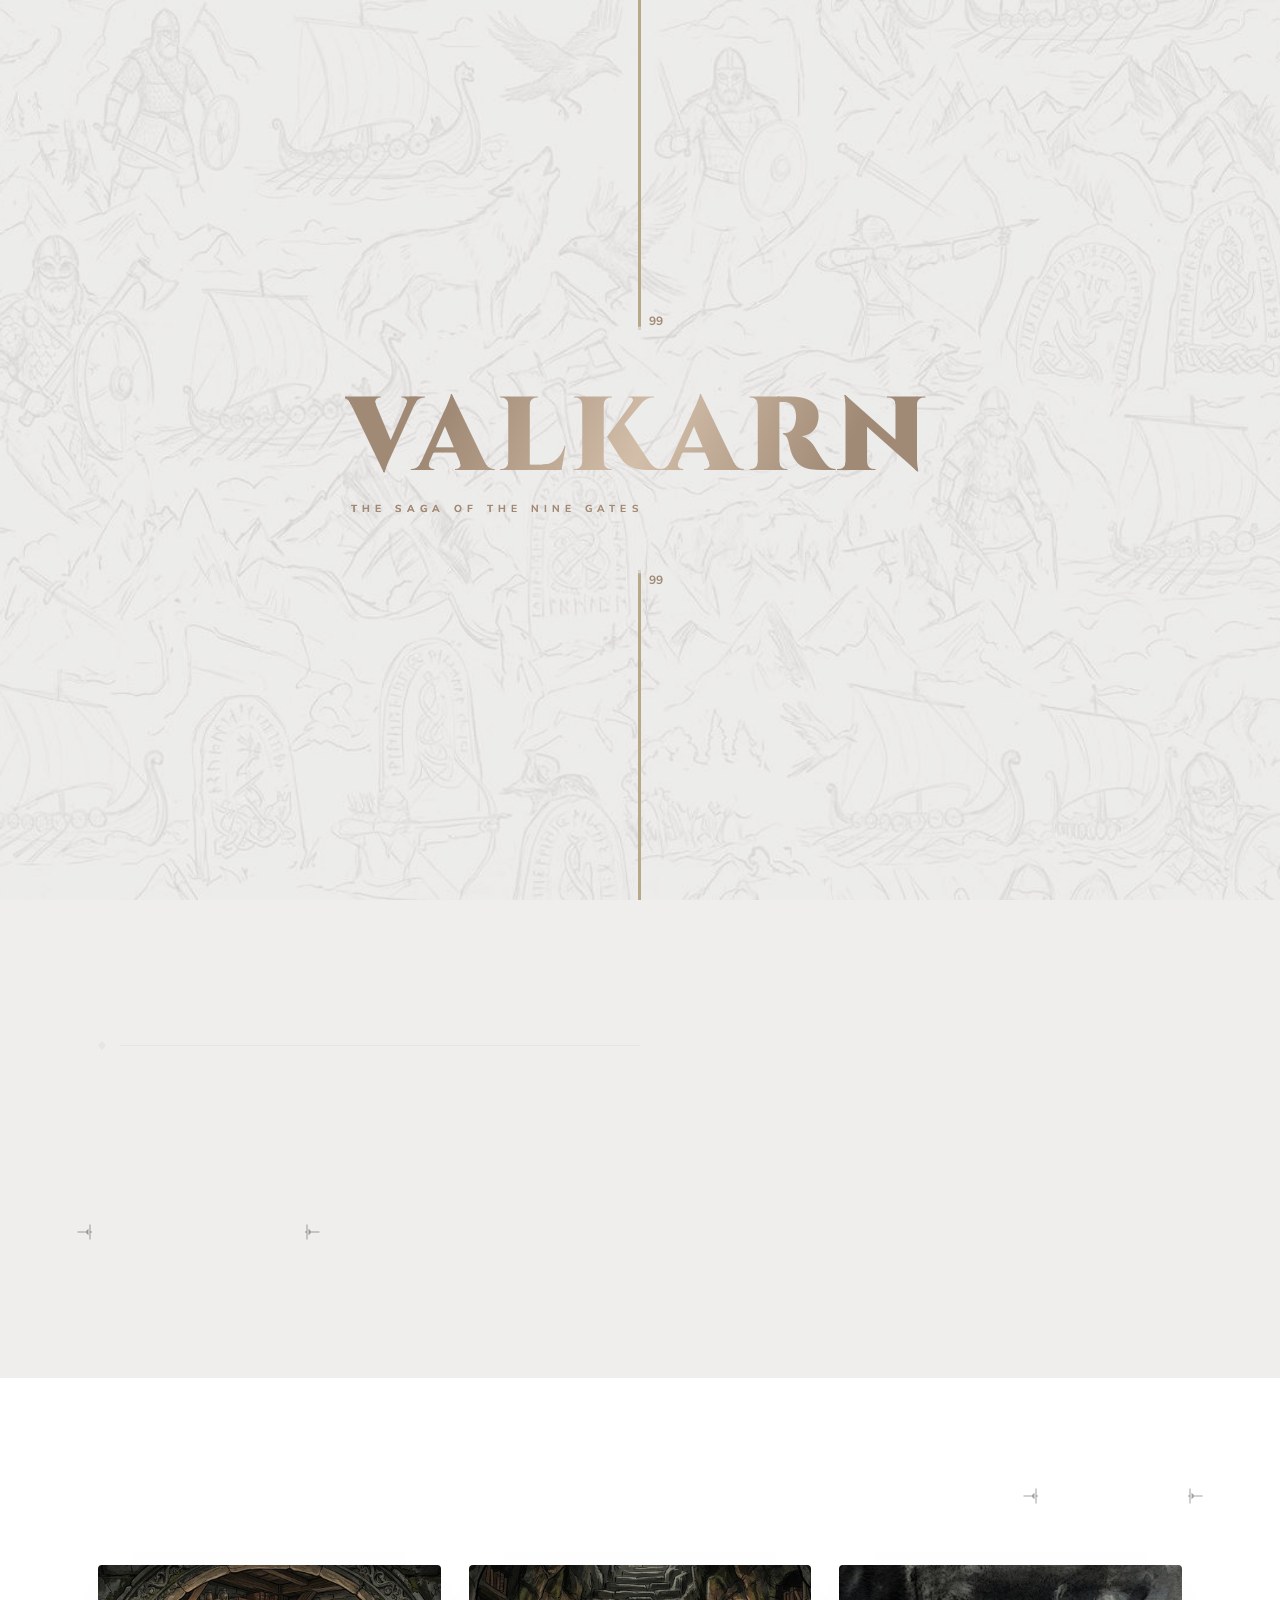
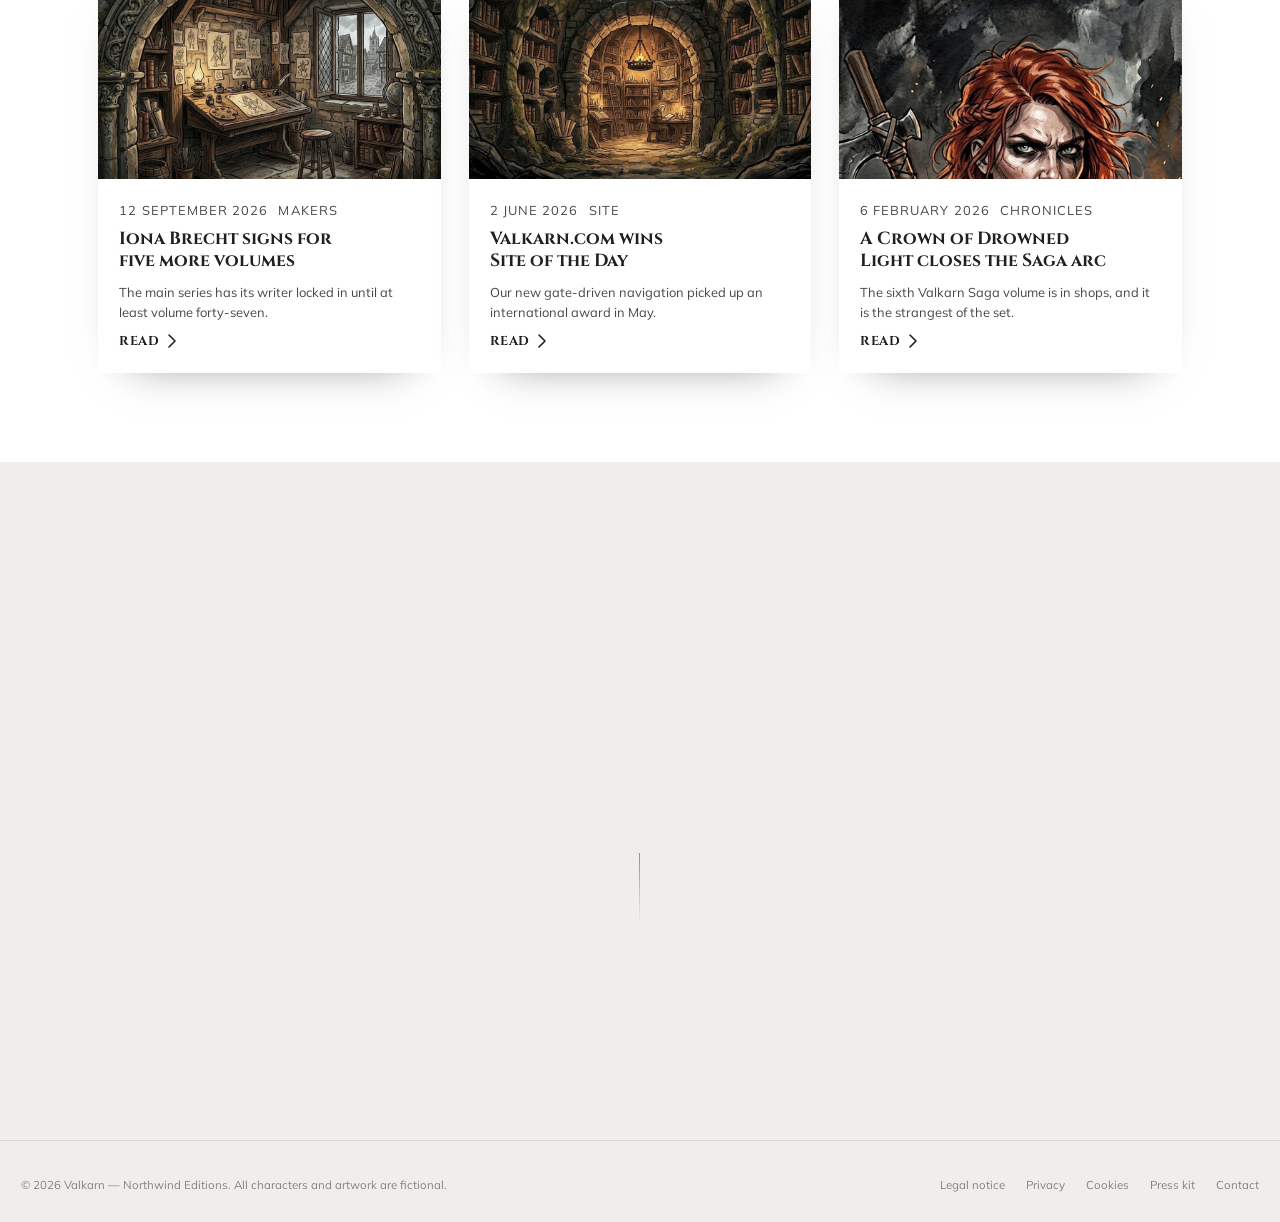
<file: fellowship.html>
<!doctype html>
<html lang="en">
  <head>
    <meta charset="utf-8" />
    <meta name="viewport" content="width=device-width, initial-scale=1" />
    <title>The fellowship | Valkarn</title>
    <meta
      name="description"
      content="Forum, contests, reading group and news: the Valkarn readers' community."
    />
    <meta name="theme-color" content="#22201d" />
    <meta name="author" content="Northwind Editions" />
    <link rel="icon" type="image/png" href="assets/img/favicon.png" />
    <link rel="apple-touch-icon" href="assets/img/apple-touch-icon.png" />
    <meta property="og:type" content="website" />
    <meta property="og:title" content="The fellowship | Valkarn" />
    <meta
      property="og:description"
      content="Forum, contests, reading group and news: the Valkarn readers' community."
    />
    <meta property="og:image" content="assets/img/og-image.jpg" />
    <meta name="twitter:card" content="summary_large_image" />
    <link
      rel="preload"
      as="font"
      type="font/woff2"
      href="assets/fonts/cinzel-latin.woff2"
      crossorigin
    />
    <link
      rel="preload"
      as="font"
      type="font/woff2"
      href="assets/fonts/mulish-latin.woff2"
      crossorigin
    />
    <link rel="stylesheet" href="assets/css/main.css" />
  </head>
  <body class="is-loading">
    <svg
      aria-hidden="true"
      class="sr-only"
      xmlns="http://www.w3.org/2000/svg"
      focusable="false"
    >
      <symbol id="i-diamond" viewBox="0 0 8 9">
        <path d="M4 0l4 4.5L4 9 0 4.5z" fill="currentColor" />
      </symbol>
      <symbol id="i-diamond-o" viewBox="0 0 14 14">
        <path
          d="M7 1l6 6-6 6-6-6z"
          fill="none"
          stroke="currentColor"
          stroke-width="1.2"
        />
      </symbol>
      <symbol id="i-orn-x" viewBox="0 0 15 36">
        <path d="M14.5 18H7" stroke="currentColor" stroke-width="1" />
        <path d="M7 18l-3.5-3.2v6.4z" fill="currentColor" />
        <path d="M2 10.5v15" stroke="currentColor" stroke-width="1" />
        <path d="M0 18h2" stroke="currentColor" stroke-width="1" />
      </symbol>
      <symbol id="i-sword-h" viewBox="0 0 1200 22" preserveAspectRatio="none">
        <path d="M0 11h520" stroke="currentColor" stroke-width="1" />
        <path d="M680 11h520" stroke="currentColor" stroke-width="1" />
        <path d="M600 3l9 8-9 8-9-8z" fill="currentColor" />
        <path
          d="M556 11l14-5v10zM644 11l-14-5v10z"
          fill="currentColor"
          opacity=".6"
        />
      </symbol>
      <symbol id="i-sword-v" viewBox="0 0 22 169" preserveAspectRatio="none">
        <path d="M11 0v40" stroke="currentColor" stroke-width="1" />
        <path d="M11 44l7 7-7 7-7-7z" fill="currentColor" />
        <path d="M11 62v107" stroke="currentColor" stroke-width="1" />
      </symbol>
      <symbol id="i-menu" viewBox="0 0 25 14">
        <path
          d="M2 2h21M6 7h17M10 12h13"
          stroke="currentColor"
          stroke-width="1.6"
          stroke-linecap="round"
        />
      </symbol>
      <symbol id="i-close" viewBox="0 0 24 13">
        <path
          d="M2 6.5h20M8 1.5l-6 5 6 5"
          stroke="currentColor"
          stroke-width="1.6"
          stroke-linecap="round"
          stroke-linejoin="round"
          fill="none"
        />
      </symbol>
      <symbol id="i-x" viewBox="0 0 16 16">
        <path
          d="M3 3l10 10M13 3L3 13"
          stroke="currentColor"
          stroke-width="1.6"
          stroke-linecap="round"
        />
      </symbol>
      <symbol id="i-arrow-r" viewBox="0 0 9 14">
        <path
          d="M1 1l6 6-6 6"
          stroke="currentColor"
          stroke-width="1.6"
          fill="none"
          stroke-linecap="round"
          stroke-linejoin="round"
        />
      </symbol>
      <symbol id="i-arrow-l" viewBox="0 0 9 14">
        <path
          d="M8 1L2 7l6 6"
          stroke="currentColor"
          stroke-width="1.6"
          fill="none"
          stroke-linecap="round"
          stroke-linejoin="round"
        />
      </symbol>
      <symbol id="i-corner" viewBox="0 0 56 48">
        <path
          d="M56 1H28L14 24l14 23h28"
          fill="none"
          stroke="currentColor"
          stroke-opacity=".35"
        />
        <path d="M20 24l4-4 4 4-4 4z" fill="currentColor" fill-opacity=".5" />
      </symbol>
      <symbol id="i-edge" viewBox="0 0 8 48">
        <path
          d="M7 0H1v48h6"
          fill="none"
          stroke="currentColor"
          stroke-opacity=".35"
        />
      </symbol>
      <symbol id="i-origin" viewBox="0 0 20 20">
        <path
          d="M10 2l7 8-7 8-7-8z"
          fill="none"
          stroke="currentColor"
          stroke-width="1.3"
        />
        <circle cx="10" cy="10" r="2" fill="currentColor" />
      </symbol>
      <symbol id="i-family" viewBox="0 0 20 20">
        <circle
          cx="7"
          cy="7"
          r="3"
          fill="none"
          stroke="currentColor"
          stroke-width="1.3"
        />
        <circle
          cx="14"
          cy="9"
          r="2.2"
          fill="none"
          stroke="currentColor"
          stroke-width="1.3"
        />
        <path
          d="M2 17c1-3 3.5-4.5 5-4.5S11 14 12 17"
          fill="none"
          stroke="currentColor"
          stroke-width="1.3"
        />
      </symbol>
      <symbol id="i-status" viewBox="0 0 20 20">
        <path
          d="M3 11l4 4 10-10"
          fill="none"
          stroke="currentColor"
          stroke-width="1.6"
          stroke-linecap="round"
        />
      </symbol>
      <symbol id="i-role" viewBox="0 0 20 20">
        <path
          d="M10 2l2.4 5 5.6.6-4.2 3.8 1.2 5.6L10 14.2 5 17l1.2-5.6L2 7.6 7.6 7z"
          fill="none"
          stroke="currentColor"
          stroke-width="1.2"
        />
      </symbol>
      <symbol id="i-quill" viewBox="0 0 20 20">
        <path
          d="M3 17S4 9 11 5c3-1.7 6-2 6-2s0 3-1.7 6C11.5 16 3 17 3 17z"
          fill="none"
          stroke="currentColor"
          stroke-width="1.3"
        />
        <path d="M3 17l6-6" stroke="currentColor" stroke-width="1.3" />
      </symbol>
    </svg>

    <div class="veil" aria-hidden="true"></div>

    <div class="loader">
      <div class="loader__screen">
        <img
          class="loader__bg"
          src="assets/img/loader-collage.jpg"
          alt=""
          fetchpriority="high"
          decoding="sync"
        />
        <div class="loader__inner">
          <div class="loader__rail loader__rail--top">
            <div class="loader__fill" data-loader-fill></div>
            <span class="loader__count" data-loader-count="top">0</span>
          </div>
          <div class="loader__logo">
            <span class="wordmark wordmark--xl"
              >VALKARN<span class="wordmark__sub"
                >The Saga of the Nine Gates</span
              ></span
            >
          </div>
          <div class="loader__rail loader__rail--bottom">
            <div class="loader__fill" data-loader-fill></div>
            <span class="loader__count" data-loader-count="bottom">0</span>
          </div>
        </div>
      </div>
    </div>

    <header class="header">
      <a href="#main" class="skip-link">Skip to main content</a>
      <div class="header__orn hide-mobile" aria-hidden="true">
        <svg class="" width="8" height="48" aria-hidden="true">
          <use href="#i-edge"></use>
        </svg>
      </div>
      <div class="header__cell header__cell--left">
        <button
          class="menu-btn"
          type="button"
          data-menu-open
          aria-expanded="false"
          aria-controls="menu-panel"
        >
          <svg class="icon" width="25" height="14" aria-hidden="true">
            <use href="#i-menu"></use></svg
          ><span>Menu</span>
        </button>
      </div>
      <div class="header__orn hide-mobile" aria-hidden="true">
        <svg class="" width="56" height="48" aria-hidden="true">
          <use href="#i-corner"></use>
        </svg>
      </div>
      <div class="header__cell header__cell--mid">
        <a href="index.html" class="header__brand" aria-label="Valkarn — home"
          ><span class="wordmark wordmark--sm">VALKARN</span></a
        >
      </div>
      <div
        class="header__orn hide-mobile"
        aria-hidden="true"
        style="transform: scaleX(-1)"
      >
        <svg class="" width="56" height="48" aria-hidden="true">
          <use href="#i-corner"></use>
        </svg>
      </div>
      <div class="header__cell header__cell--right">
        <a href="news.html" class="header__link hide-mobile"
          ><svg class="icon" width="8" height="9" aria-hidden="true">
            <use href="#i-diamond"></use></svg
          ><span>News</span></a
        >
      </div>
      <div
        class="header__orn hide-mobile"
        aria-hidden="true"
        style="transform: scaleX(-1)"
      >
        <svg class="" width="8" height="48" aria-hidden="true">
          <use href="#i-edge"></use>
        </svg>
      </div>
    </header>

    <div class="menu-overlay" hidden-aria></div>
    <div class="menu-panel" id="menu-panel">
      <div class="menu-panel__inner">
        <button class="menu-close" type="button" data-menu-close>
          <svg class="icon" width="24" height="13" aria-hidden="true">
            <use href="#i-close"></use></svg
          ><span>Close</span>
        </button>
        <nav class="menu-nav" aria-label="Main">
          <ul>
            <li>
              <a href="universe.html"
                ><span class="num">01</span><span>The World</span></a
              >
            </li>
            <li>
              <a href="chronicles.html"
                ><span class="num">02</span><span>The Chronicles</span></a
              >
            </li>
            <li>
              <a href="characters.html"
                ><span class="num">03</span><span>The Characters</span></a
              >
            </li>
            <li>
              <a href="makers.html"
                ><span class="num">04</span><span>The Makers</span></a
              >
            </li>
            <li>
              <a href="fellowship.html"
                ><span class="num">05</span><span>The Fellowship</span></a
              >
            </li>
          </ul>
        </nav>
        <div>
          <p class="menu-foot" style="margin-bottom: 0.75rem">
            <a href="news.html">News</a><a href="fellowship.html">Fellowship</a
            ><a href="404.html">Shop</a>
          </p>
          <p class="menu-foot">
            <a href="#">Legal notice</a><a href="#">Privacy</a
            ><a href="#">Cookies</a><a href="#">Press kit</a
            ><a href="#">Contact</a>
          </p>
        </div>
      </div>
    </div>

    <main id="main">
      <section class="hero" data-hero>
        <div class="hero__bg">
          <img src="assets/img/gate-05.jpg" alt="" fetchpriority="high" />
        </div>
        <div class="hero__back">
          <a class="link-back" href="index.html" data-reveal
            ><svg class="icon" width="9" height="14" aria-hidden="true">
              <use href="#i-arrow-l"></use>
            </svg>
            Back to the gates</a
          >
        </div>
        <div class="hero__badge">
          <span class="badge badge--outline" data-delay="0">Gate 05</span>
        </div>
        <div class="hero__title">
          <h1 class="t-hero">
            <span class="tr" data-animation="line" data-delay="0"
              >Welcome to the fellowship</span
            >
          </h1>
        </div>
        <div class="hero__intro on-dark">
          <div
            class="sword-v hide-mobile"
            aria-hidden="true"
            style="width: 22px"
          >
            <svg class="" width="22" height="40" aria-hidden="true">
              <use href="#i-sword-v"></use></svg
            ><span
              class="sword-v__line"
              style="
                background: linear-gradient(
                  to bottom,
                  rgba(239, 238, 237, 0.6),
                  rgba(239, 238, 237, 0)
                );
              "
            ></span>
          </div>
          <div class="lede drop-cap" data-reveal data-delay="0.25">
            <p>
              The people who have kept the fires lit since the first printing: a
              forum, an annual contest, a reading group and a quantity of
              argument about volume twenty-three that shows no sign of
              resolving.
            </p>
          </div>
        </div>
        <img
          class="hero__brush"
          src="assets/img/brush-light.png"
          alt=""
          aria-hidden="true"
        />
      </section>

      <section class="sect sect--pad grid">
        <div class="c-half-l">
          <div class="badge-stack">
            <span class="badge" data-delay="0">The gods set a man</span
            ><span class="badge" data-delay="0.25">against his own fate</span>
          </div>
          <h2 class="t-sect">
            <span class="tr" data-animation="line" data-delay="0"
              >A readership, not an audience</span
            >
          </h2>
          <div class="rule-title" aria-hidden="true">
            <svg class="icon" width="8" height="9" aria-hidden="true">
              <use href="#i-diamond"></use>
            </svg>
          </div>
          <div class="wysiwyg drop-cap" style="margin-top: 1.5rem" data-reveal>
            <p>
              Several hundred active members, a forum that has been running
              since the first website in 2001, an annual contest and a reading
              group that is currently three volumes behind schedule. Sign up to
              post, to vote in the Althing, and to get release news before the
              shops do.
            </p>
          </div>
          <div style="margin-top: 2.5rem">
            <a class="btn btn--ghost" href="404.html"
              ><svg
                class="btn__orn btn__orn--l"
                width="15"
                height="36"
                aria-hidden="true"
              >
                <use href="#i-orn-x"></use></svg
              ><span class="btn__label">Open the forum</span
              ><svg
                class="btn__orn btn__orn--r"
                width="15"
                height="36"
                aria-hidden="true"
              >
                <use href="#i-orn-x"></use></svg
            ></a>
          </div>
        </div>
        <div class="c-half-r" data-reveal data-delay="0.15">
          <div class="panel">
            <h3 class="t-sub" style="margin-bottom: 1rem">
              Join the fellowship
            </h3>
            <form data-demo-form>
              <div class="field">
                <label for="f-name">Name or handle</label>
                <input
                  id="f-name"
                  name="name"
                  type="text"
                  required
                  placeholder="Shield-of-Haldstad"
                />
              </div>
              <div class="field">
                <label for="f-mail">Email</label>
                <input
                  id="f-mail"
                  name="email"
                  type="email"
                  required
                  placeholder="you@example.com"
                />
              </div>
              <button class="btn" type="submit" style="margin-top: 0.5rem">
                <span class="btn__label">Send the raven</span>
              </button>
              <p class="form-note" style="margin-top: 1rem">
                No backend is wired up in this template — point the form at your
                own endpoint.
              </p>
              <p class="form-ok">
                Welcome in. Check your inbox for the confirmation.
              </p>
            </form>
          </div>
        </div>
      </section>

      <section class="sect sect--pad grid" style="background: #fff">
        <div class="c-main">
          <div class="flex justify-between items-center wrap gap-2">
            <h2 class="t-sect">
              <span class="tr" data-animation="line" data-delay="0"
                >Latest from the north</span
              >
            </h2>
            <a class="btn btn--ghost" href="news.html"
              ><svg
                class="btn__orn btn__orn--l"
                width="15"
                height="36"
                aria-hidden="true"
              >
                <use href="#i-orn-x"></use></svg
              ><span class="btn__label">All news</span
              ><svg
                class="btn__orn btn__orn--r"
                width="15"
                height="36"
                aria-hidden="true"
              >
                <use href="#i-orn-x"></use></svg
            ></a>
          </div>
          <div class="article-list" style="margin-top: 3rem">
            <a class="article-card" href="article.html?a=new-writer">
              <div class="article-card__media">
                <img src="assets/img/news-01.jpg" alt="" loading="lazy" />
              </div>
              <div class="article-card__body">
                <p class="article-card__meta">
                  <time datetime="2026-09-12">12 September 2026</time
                  ><span>Makers</span>
                </p>
                <h3>Iona Brecht signs for five more volumes</h3>
                <p>
                  The main series has its writer locked in until at least volume
                  forty-seven.
                </p>
                <span
                  class="link-arrow"
                  style="
                    margin-top: auto;
                    align-self: flex-start;
                    border: 0;
                    padding: 0;
                  "
                  >Read
                  <svg class="icon" width="9" height="14" aria-hidden="true">
                    <use href="#i-arrow-r"></use></svg
                ></span>
              </div>
            </a>
            <a class="article-card" href="article.html?a=site-award">
              <div class="article-card__media">
                <img src="assets/img/news-02.jpg" alt="" loading="lazy" />
              </div>
              <div class="article-card__body">
                <p class="article-card__meta">
                  <time datetime="2026-06-02">2 June 2026</time
                  ><span>Site</span>
                </p>
                <h3>Valkarn.com wins Site of the Day</h3>
                <p>
                  Our new gate-driven navigation picked up an international
                  award in May.
                </p>
                <span
                  class="link-arrow"
                  style="
                    margin-top: auto;
                    align-self: flex-start;
                    border: 0;
                    padding: 0;
                  "
                  >Read
                  <svg class="icon" width="9" height="14" aria-hidden="true">
                    <use href="#i-arrow-r"></use></svg
                ></span>
              </div>
            </a>
            <a class="article-card" href="article.html?a=saga-six">
              <div class="article-card__media">
                <img src="assets/img/news-03.jpg" alt="" loading="lazy" />
              </div>
              <div class="article-card__body">
                <p class="article-card__meta">
                  <time datetime="2026-02-06">6 February 2026</time
                  ><span>Chronicles</span>
                </p>
                <h3>A Crown of Drowned Light closes the Saga arc</h3>
                <p>
                  The sixth Valkarn Saga volume is in shops, and it is the
                  strangest of the set.
                </p>
                <span
                  class="link-arrow"
                  style="
                    margin-top: auto;
                    align-self: flex-start;
                    border: 0;
                    padding: 0;
                  "
                  >Read
                  <svg class="icon" width="9" height="14" aria-hidden="true">
                    <use href="#i-arrow-r"></use></svg
                ></span>
              </div>
            </a>
          </div>
        </div>
      </section>

      <section class="sect sect--pad grid">
        <div class="c-main">
          <div
            style="
              display: grid;
              gap: 2rem;
              grid-template-columns: repeat(auto-fit, minmax(200px, 1fr));
            "
          >
            <div data-reveal data-delay="0.00">
              <p
                class="display"
                style="
                  font-size: 3rem;
                  font-weight: 900;
                  color: var(--gold-deep);
                "
              >
                74
              </p>
              <p class="eyebrow" style="margin-top: 0.5rem">Volumes in print</p>
            </div>
            <div data-reveal data-delay="0.08">
              <p
                class="display"
                style="
                  font-size: 3rem;
                  font-weight: 900;
                  color: var(--gold-deep);
                "
              >
                48
              </p>
              <p class="eyebrow" style="margin-top: 0.5rem">Years of saga</p>
            </div>
            <div data-reveal data-delay="0.16">
              <p
                class="display"
                style="
                  font-size: 3rem;
                  font-weight: 900;
                  color: var(--gold-deep);
                "
              >
                31
              </p>
              <p class="eyebrow" style="margin-top: 0.5rem">Languages</p>
            </div>
            <div data-reveal data-delay="0.24">
              <p
                class="display"
                style="
                  font-size: 3rem;
                  font-weight: 900;
                  color: var(--gold-deep);
                "
              >
                600+
              </p>
              <p class="eyebrow" style="margin-top: 0.5rem">Active members</p>
            </div>
          </div>
        </div>
      </section>

      <section class="sect grid next-gate">
        <div class="c-main">
          <p class="next-gate__hint" data-reveal>Keep going</p>
          <span class="next-gate__dash" aria-hidden="true"></span>
          <div style="display: flex; justify-content: center">
            <span class="badge badge--gold" data-delay="0">Gate 01</span>
          </div>
        </div>
        <a
          class="next-gate__link c-full"
          href="universe.html"
          aria-label="The World"
        >
          <h2 class="">
            <span class="tr" data-animation="line" data-delay="0"
              >The World</span
            >
          </h2>
        </a>
      </section>
    </main>

    <footer class="site-foot">
      <div class="site-foot__inner">
        <p>
          © <span data-year>2026</span> Valkarn — Northwind Editions. All
          characters and artwork are fictional.
        </p>
        <nav aria-label="Legal">
          <a href="#">Legal notice</a><a href="#">Privacy</a
          ><a href="#">Cookies</a><a href="#">Press kit</a
          ><a href="#">Contact</a>
        </nav>
      </div>
    </footer>

    <div class="audio-toggle">
      <button type="button" aria-pressed="false" title="Ambient sound">
        <span class="bar"></span><span class="bar"></span
        ><span class="bar"></span><span class="bar"></span
        ><span class="bar"></span>
        <span class="sr-only">Toggle ambient sound</span>
      </button>
    </div>
    <script src="assets/js/app.js" defer></script>
  </body>
</html>
</file>
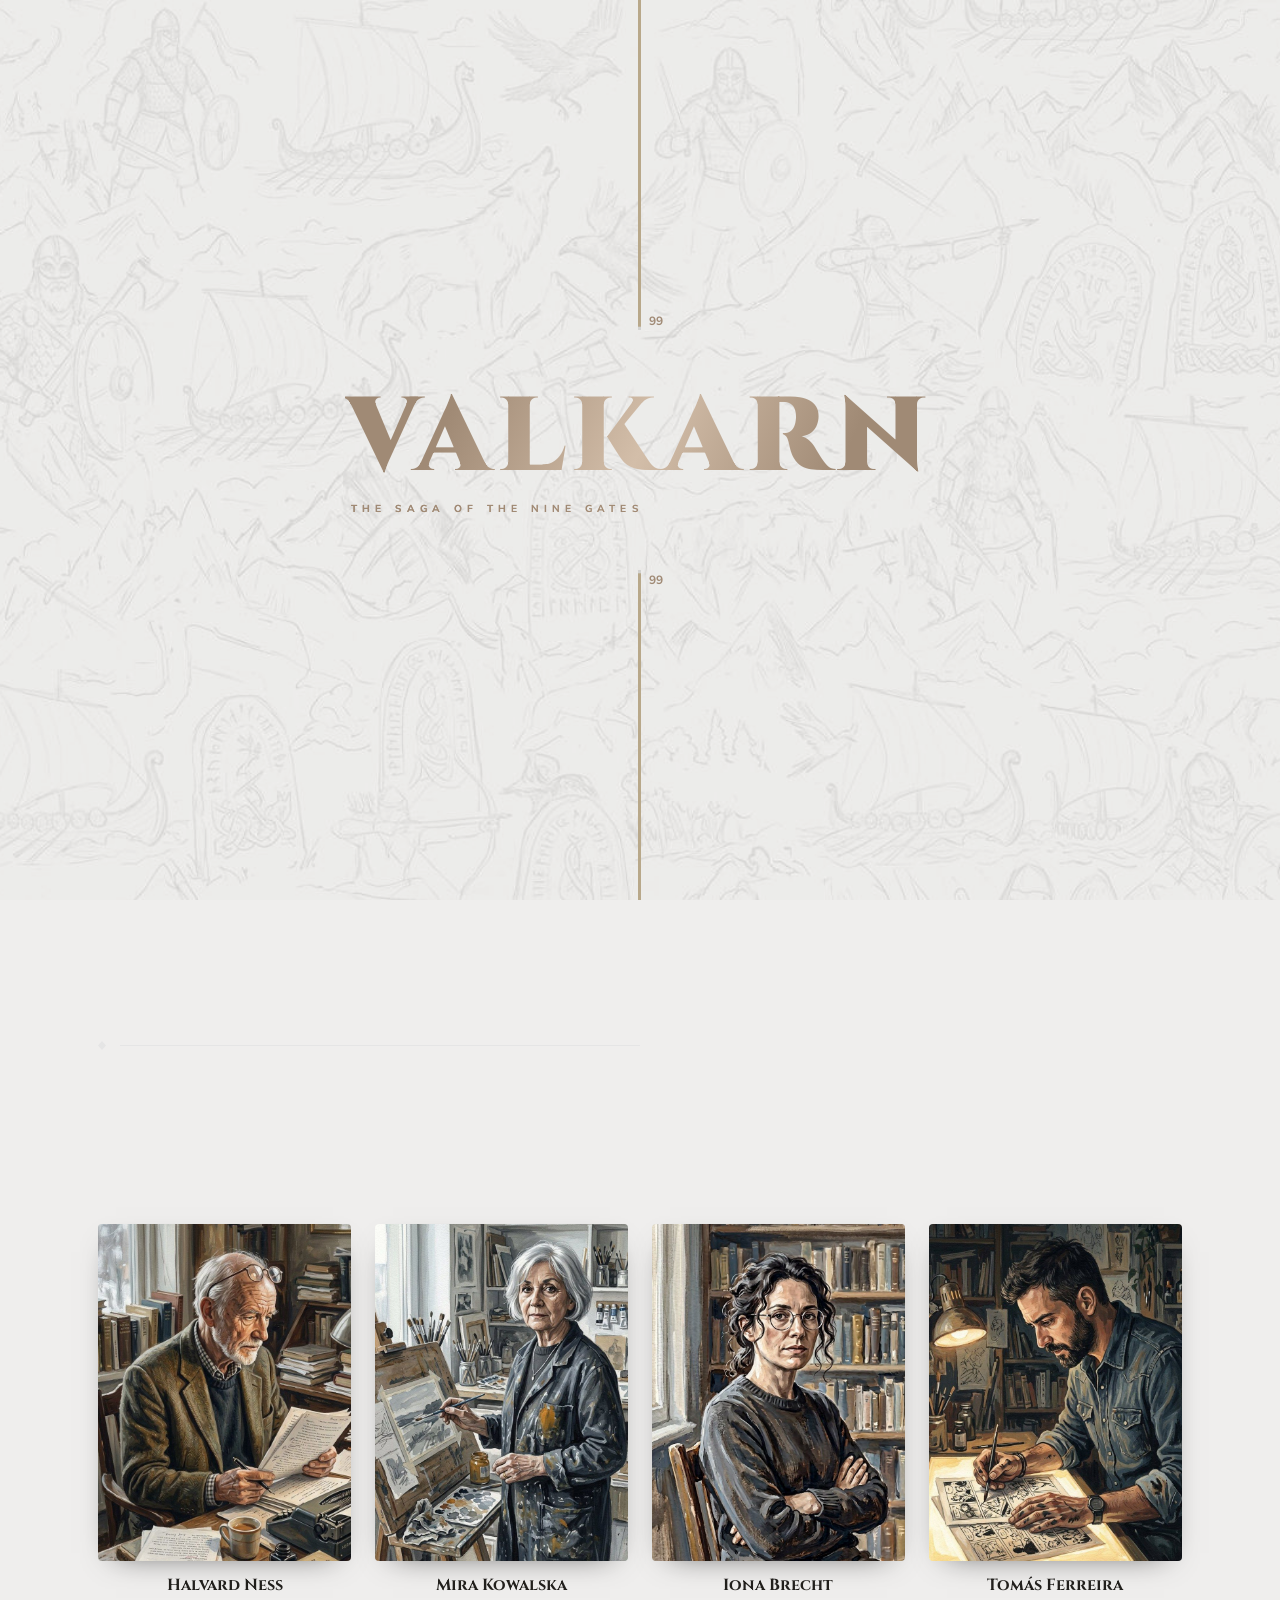
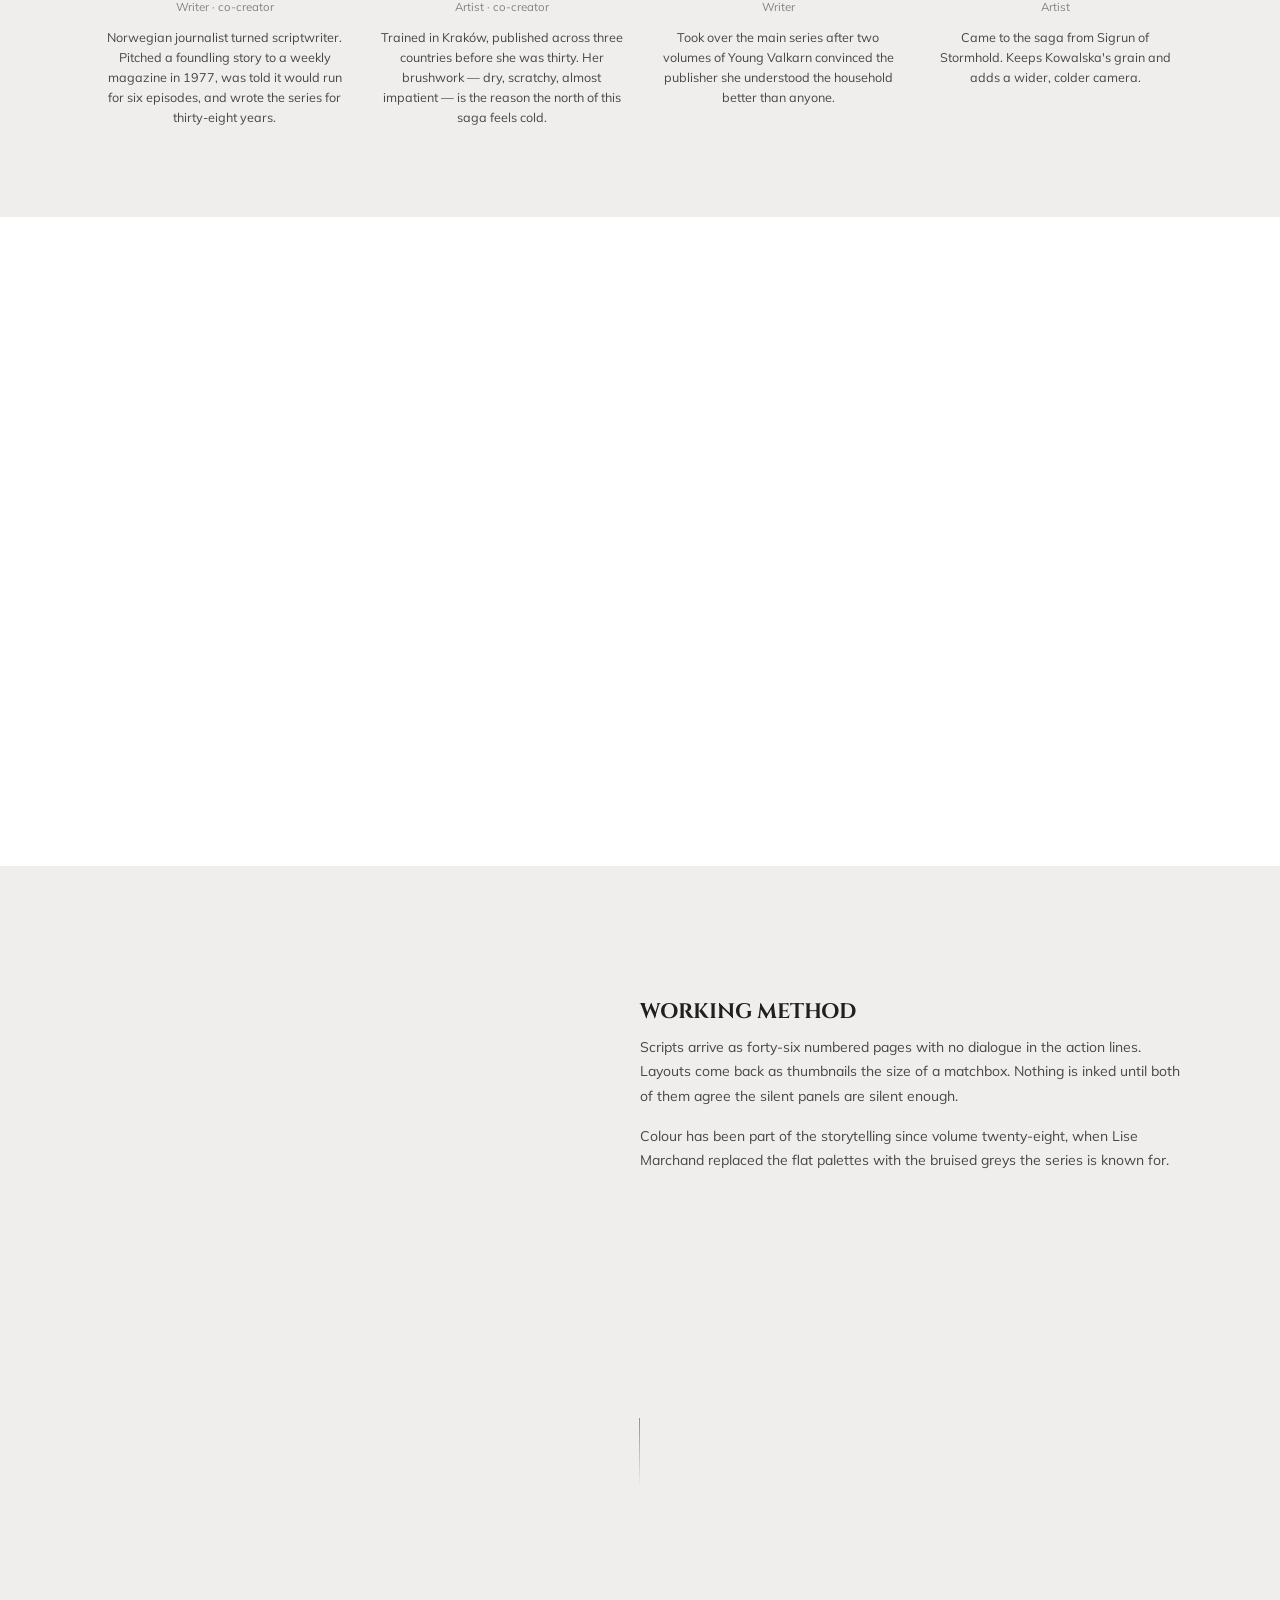
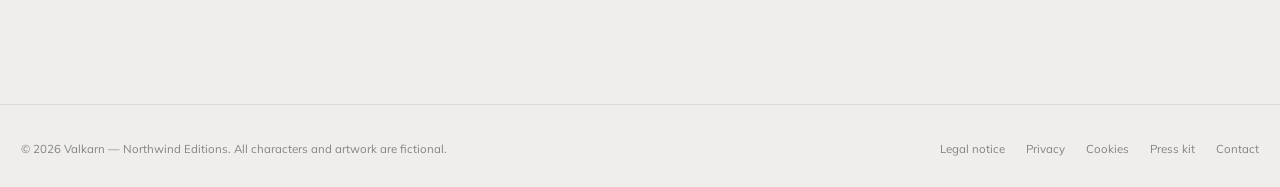
<file: makers.html>
<!doctype html>
<html lang="en">
  <head>
    <meta charset="utf-8" />
    <meta name="viewport" content="width=device-width, initial-scale=1" />
    <title>The makers | Valkarn</title>
    <meta
      name="description"
      content="Halvard Ness, Mira Kowalska and the writers, artists and colourists who have carried the Valkarn saga since 1978."
    />
    <meta name="theme-color" content="#22201d" />
    <meta name="author" content="Northwind Editions" />
    <link rel="icon" type="image/png" href="assets/img/favicon.png" />
    <link rel="apple-touch-icon" href="assets/img/apple-touch-icon.png" />
    <meta property="og:type" content="website" />
    <meta property="og:title" content="The makers | Valkarn" />
    <meta
      property="og:description"
      content="Halvard Ness, Mira Kowalska and the writers, artists and colourists who have carried the Valkarn saga since 1978."
    />
    <meta property="og:image" content="assets/img/og-image.jpg" />
    <meta name="twitter:card" content="summary_large_image" />
    <link
      rel="preload"
      as="font"
      type="font/woff2"
      href="assets/fonts/cinzel-latin.woff2"
      crossorigin
    />
    <link
      rel="preload"
      as="font"
      type="font/woff2"
      href="assets/fonts/mulish-latin.woff2"
      crossorigin
    />
    <link rel="stylesheet" href="assets/css/main.css" />
  </head>
  <body class="is-loading">
    <svg
      aria-hidden="true"
      class="sr-only"
      xmlns="http://www.w3.org/2000/svg"
      focusable="false"
    >
      <symbol id="i-diamond" viewBox="0 0 8 9">
        <path d="M4 0l4 4.5L4 9 0 4.5z" fill="currentColor" />
      </symbol>
      <symbol id="i-diamond-o" viewBox="0 0 14 14">
        <path
          d="M7 1l6 6-6 6-6-6z"
          fill="none"
          stroke="currentColor"
          stroke-width="1.2"
        />
      </symbol>
      <symbol id="i-orn-x" viewBox="0 0 15 36">
        <path d="M14.5 18H7" stroke="currentColor" stroke-width="1" />
        <path d="M7 18l-3.5-3.2v6.4z" fill="currentColor" />
        <path d="M2 10.5v15" stroke="currentColor" stroke-width="1" />
        <path d="M0 18h2" stroke="currentColor" stroke-width="1" />
      </symbol>
      <symbol id="i-sword-h" viewBox="0 0 1200 22" preserveAspectRatio="none">
        <path d="M0 11h520" stroke="currentColor" stroke-width="1" />
        <path d="M680 11h520" stroke="currentColor" stroke-width="1" />
        <path d="M600 3l9 8-9 8-9-8z" fill="currentColor" />
        <path
          d="M556 11l14-5v10zM644 11l-14-5v10z"
          fill="currentColor"
          opacity=".6"
        />
      </symbol>
      <symbol id="i-sword-v" viewBox="0 0 22 169" preserveAspectRatio="none">
        <path d="M11 0v40" stroke="currentColor" stroke-width="1" />
        <path d="M11 44l7 7-7 7-7-7z" fill="currentColor" />
        <path d="M11 62v107" stroke="currentColor" stroke-width="1" />
      </symbol>
      <symbol id="i-menu" viewBox="0 0 25 14">
        <path
          d="M2 2h21M6 7h17M10 12h13"
          stroke="currentColor"
          stroke-width="1.6"
          stroke-linecap="round"
        />
      </symbol>
      <symbol id="i-close" viewBox="0 0 24 13">
        <path
          d="M2 6.5h20M8 1.5l-6 5 6 5"
          stroke="currentColor"
          stroke-width="1.6"
          stroke-linecap="round"
          stroke-linejoin="round"
          fill="none"
        />
      </symbol>
      <symbol id="i-x" viewBox="0 0 16 16">
        <path
          d="M3 3l10 10M13 3L3 13"
          stroke="currentColor"
          stroke-width="1.6"
          stroke-linecap="round"
        />
      </symbol>
      <symbol id="i-arrow-r" viewBox="0 0 9 14">
        <path
          d="M1 1l6 6-6 6"
          stroke="currentColor"
          stroke-width="1.6"
          fill="none"
          stroke-linecap="round"
          stroke-linejoin="round"
        />
      </symbol>
      <symbol id="i-arrow-l" viewBox="0 0 9 14">
        <path
          d="M8 1L2 7l6 6"
          stroke="currentColor"
          stroke-width="1.6"
          fill="none"
          stroke-linecap="round"
          stroke-linejoin="round"
        />
      </symbol>
      <symbol id="i-corner" viewBox="0 0 56 48">
        <path
          d="M56 1H28L14 24l14 23h28"
          fill="none"
          stroke="currentColor"
          stroke-opacity=".35"
        />
        <path d="M20 24l4-4 4 4-4 4z" fill="currentColor" fill-opacity=".5" />
      </symbol>
      <symbol id="i-edge" viewBox="0 0 8 48">
        <path
          d="M7 0H1v48h6"
          fill="none"
          stroke="currentColor"
          stroke-opacity=".35"
        />
      </symbol>
      <symbol id="i-origin" viewBox="0 0 20 20">
        <path
          d="M10 2l7 8-7 8-7-8z"
          fill="none"
          stroke="currentColor"
          stroke-width="1.3"
        />
        <circle cx="10" cy="10" r="2" fill="currentColor" />
      </symbol>
      <symbol id="i-family" viewBox="0 0 20 20">
        <circle
          cx="7"
          cy="7"
          r="3"
          fill="none"
          stroke="currentColor"
          stroke-width="1.3"
        />
        <circle
          cx="14"
          cy="9"
          r="2.2"
          fill="none"
          stroke="currentColor"
          stroke-width="1.3"
        />
        <path
          d="M2 17c1-3 3.5-4.5 5-4.5S11 14 12 17"
          fill="none"
          stroke="currentColor"
          stroke-width="1.3"
        />
      </symbol>
      <symbol id="i-status" viewBox="0 0 20 20">
        <path
          d="M3 11l4 4 10-10"
          fill="none"
          stroke="currentColor"
          stroke-width="1.6"
          stroke-linecap="round"
        />
      </symbol>
      <symbol id="i-role" viewBox="0 0 20 20">
        <path
          d="M10 2l2.4 5 5.6.6-4.2 3.8 1.2 5.6L10 14.2 5 17l1.2-5.6L2 7.6 7.6 7z"
          fill="none"
          stroke="currentColor"
          stroke-width="1.2"
        />
      </symbol>
      <symbol id="i-quill" viewBox="0 0 20 20">
        <path
          d="M3 17S4 9 11 5c3-1.7 6-2 6-2s0 3-1.7 6C11.5 16 3 17 3 17z"
          fill="none"
          stroke="currentColor"
          stroke-width="1.3"
        />
        <path d="M3 17l6-6" stroke="currentColor" stroke-width="1.3" />
      </symbol>
    </svg>

    <div class="veil" aria-hidden="true"></div>

    <div class="loader">
      <div class="loader__screen">
        <img
          class="loader__bg"
          src="assets/img/loader-collage.jpg"
          alt=""
          fetchpriority="high"
          decoding="sync"
        />
        <div class="loader__inner">
          <div class="loader__rail loader__rail--top">
            <div class="loader__fill" data-loader-fill></div>
            <span class="loader__count" data-loader-count="top">0</span>
          </div>
          <div class="loader__logo">
            <span class="wordmark wordmark--xl"
              >VALKARN<span class="wordmark__sub"
                >The Saga of the Nine Gates</span
              ></span
            >
          </div>
          <div class="loader__rail loader__rail--bottom">
            <div class="loader__fill" data-loader-fill></div>
            <span class="loader__count" data-loader-count="bottom">0</span>
          </div>
        </div>
      </div>
    </div>

    <header class="header">
      <a href="#main" class="skip-link">Skip to main content</a>
      <div class="header__orn hide-mobile" aria-hidden="true">
        <svg class="" width="8" height="48" aria-hidden="true">
          <use href="#i-edge"></use>
        </svg>
      </div>
      <div class="header__cell header__cell--left">
        <button
          class="menu-btn"
          type="button"
          data-menu-open
          aria-expanded="false"
          aria-controls="menu-panel"
        >
          <svg class="icon" width="25" height="14" aria-hidden="true">
            <use href="#i-menu"></use></svg
          ><span>Menu</span>
        </button>
      </div>
      <div class="header__orn hide-mobile" aria-hidden="true">
        <svg class="" width="56" height="48" aria-hidden="true">
          <use href="#i-corner"></use>
        </svg>
      </div>
      <div class="header__cell header__cell--mid">
        <a href="index.html" class="header__brand" aria-label="Valkarn — home"
          ><span class="wordmark wordmark--sm">VALKARN</span></a
        >
      </div>
      <div
        class="header__orn hide-mobile"
        aria-hidden="true"
        style="transform: scaleX(-1)"
      >
        <svg class="" width="56" height="48" aria-hidden="true">
          <use href="#i-corner"></use>
        </svg>
      </div>
      <div class="header__cell header__cell--right">
        <a href="news.html" class="header__link hide-mobile"
          ><svg class="icon" width="8" height="9" aria-hidden="true">
            <use href="#i-diamond"></use></svg
          ><span>News</span></a
        >
      </div>
      <div
        class="header__orn hide-mobile"
        aria-hidden="true"
        style="transform: scaleX(-1)"
      >
        <svg class="" width="8" height="48" aria-hidden="true">
          <use href="#i-edge"></use>
        </svg>
      </div>
    </header>

    <div class="menu-overlay" hidden-aria></div>
    <div class="menu-panel" id="menu-panel">
      <div class="menu-panel__inner">
        <button class="menu-close" type="button" data-menu-close>
          <svg class="icon" width="24" height="13" aria-hidden="true">
            <use href="#i-close"></use></svg
          ><span>Close</span>
        </button>
        <nav class="menu-nav" aria-label="Main">
          <ul>
            <li>
              <a href="universe.html"
                ><span class="num">01</span><span>The World</span></a
              >
            </li>
            <li>
              <a href="chronicles.html"
                ><span class="num">02</span><span>The Chronicles</span></a
              >
            </li>
            <li>
              <a href="characters.html"
                ><span class="num">03</span><span>The Characters</span></a
              >
            </li>
            <li>
              <a href="makers.html"
                ><span class="num">04</span><span>The Makers</span></a
              >
            </li>
            <li>
              <a href="fellowship.html"
                ><span class="num">05</span><span>The Fellowship</span></a
              >
            </li>
          </ul>
        </nav>
        <div>
          <p class="menu-foot" style="margin-bottom: 0.75rem">
            <a href="news.html">News</a><a href="fellowship.html">Fellowship</a
            ><a href="404.html">Shop</a>
          </p>
          <p class="menu-foot">
            <a href="#">Legal notice</a><a href="#">Privacy</a
            ><a href="#">Cookies</a><a href="#">Press kit</a
            ><a href="#">Contact</a>
          </p>
        </div>
      </div>
    </div>

    <main id="main">
      <section class="hero" data-hero>
        <div class="hero__bg">
          <img src="assets/img/gate-04.jpg" alt="" fetchpriority="high" />
        </div>
        <div class="hero__back">
          <a class="link-back" href="index.html" data-reveal
            ><svg class="icon" width="9" height="14" aria-hidden="true">
              <use href="#i-arrow-l"></use>
            </svg>
            Back to the gates</a
          >
        </div>
        <div class="hero__badge">
          <span class="badge badge--outline" data-delay="0">Gate 04</span>
        </div>
        <div class="hero__title">
          <h1 class="t-hero">
            <span class="tr" data-animation="line" data-delay="0"
              >The makers of Valkarn</span
            >
          </h1>
        </div>
        <div class="hero__intro on-dark">
          <div
            class="sword-v hide-mobile"
            aria-hidden="true"
            style="width: 22px"
          >
            <svg class="" width="22" height="40" aria-hidden="true">
              <use href="#i-sword-v"></use></svg
            ><span
              class="sword-v__line"
              style="
                background: linear-gradient(
                  to bottom,
                  rgba(239, 238, 237, 0.6),
                  rgba(239, 238, 237, 0)
                );
              "
            ></span>
          </div>
          <div class="lede drop-cap" data-reveal data-delay="0.25">
            <p>
              Created in 1977 by the writer Halvard Ness and the artist Mira
              Kowalska for a weekly magazine, the saga has since passed through
              a dozen pairs of hands without losing its temperature.
            </p>
          </div>
        </div>
        <img
          class="hero__brush"
          src="assets/img/brush-light.png"
          alt=""
          aria-hidden="true"
        />
      </section>

      <section class="sect sect--pad grid">
        <div class="c-half-l">
          <div class="badge-stack">
            <span class="badge" data-delay="0">The gods set a man</span
            ><span class="badge" data-delay="0.25">against his own fate</span>
          </div>
          <h2 class="t-sect">
            <span class="tr" data-animation="line" data-delay="0"
              >A universe renewed with every volume</span
            >
          </h2>
          <div class="rule-title" aria-hidden="true">
            <svg class="icon" width="8" height="9" aria-hidden="true">
              <use href="#i-diamond"></use>
            </svg>
          </div>
        </div>
        <div class="c-half-r wysiwyg drop-cap" data-reveal data-delay="0.15">
          <p>
            Forty-eight years and seventy-four volumes after a scriptwriter
            promised his editor six episodes, the saga is still running. Other
            hands have taken up the work since — and the spin-off shelf now
            reaches back into the characters' earliest days.
          </p>
          <p>
            What has not changed is the division of labour the founders settled
            on in 1978: the writer builds the trap, the artist decides how cold
            it feels.
          </p>
        </div>
      </section>

      <section class="sect sect--pad-b grid">
        <div class="c-main">
          <h2 class="t-sect">
            <span class="tr" data-animation="line" data-delay="0"
              >All the makers</span
            >
          </h2>
          <div class="card-grid card-grid--wide" style="margin-top: 3rem">
            <article class="card card--person" data-cat="valkarn">
              <div class="card__media">
                <img
                  src="assets/img/author-halvard.jpg"
                  alt="Halvard Ness"
                  loading="lazy"
                />
              </div>
              <h3 class="card__title">Halvard Ness</h3>
              <p class="card__sub">Writer · co-creator</p>
              <p
                style="
                  margin-top: 0.75rem;
                  font-size: 0.9rem;
                  color: var(--dark-grey);
                "
              >
                Norwegian journalist turned scriptwriter. Pitched a foundling
                story to a weekly magazine in 1977, was told it would run for
                six episodes, and wrote the series for thirty-eight years.
              </p>
            </article>
            <article class="card card--person" data-cat="valkarn">
              <div class="card__media">
                <img
                  src="assets/img/author-mira.jpg"
                  alt="Mira Kowalska"
                  loading="lazy"
                />
              </div>
              <h3 class="card__title">Mira Kowalska</h3>
              <p class="card__sub">Artist · co-creator</p>
              <p
                style="
                  margin-top: 0.75rem;
                  font-size: 0.9rem;
                  color: var(--dark-grey);
                "
              >
                Trained in Kraków, published across three countries before she
                was thirty. Her brushwork — dry, scratchy, almost impatient — is
                the reason the north of this saga feels cold.
              </p>
            </article>
            <article class="card card--person" data-cat="young-valkarn">
              <div class="card__media">
                <img
                  src="assets/img/author-iona.jpg"
                  alt="Iona Brecht"
                  loading="lazy"
                />
              </div>
              <h3 class="card__title">Iona Brecht</h3>
              <p class="card__sub">Writer</p>
              <p
                style="
                  margin-top: 0.75rem;
                  font-size: 0.9rem;
                  color: var(--dark-grey);
                "
              >
                Took over the main series after two volumes of Young Valkarn
                convinced the publisher she understood the household better than
                anyone.
              </p>
            </article>
            <article class="card card--person" data-cat="sigrun">
              <div class="card__media">
                <img
                  src="assets/img/author-tomas.jpg"
                  alt="Tomás Ferreira"
                  loading="lazy"
                />
              </div>
              <h3 class="card__title">Tomás Ferreira</h3>
              <p class="card__sub">Artist</p>
              <p
                style="
                  margin-top: 0.75rem;
                  font-size: 0.9rem;
                  color: var(--dark-grey);
                "
              >
                Came to the saga from Sigrun of Stormhold. Keeps Kowalska's
                grain and adds a wider, colder camera.
              </p>
            </article>
          </div>
        </div>
      </section>

      <section class="sect sect--pad grid" style="background: #fff">
        <div class="c-main">
          <h2 class="t-sect">
            <span class="tr" data-animation="line" data-delay="0"
              >Forty-eight years in six lines</span
            >
          </h2>
          <div style="margin-top: 2.5rem">
            <div
              data-reveal
              data-delay="0.00"
              style="
                display: grid;
                grid-template-columns: 5.5rem 1fr;
                gap: 1.5rem;
                padding: 1.5rem 0;
                border-top: 1px solid rgba(34, 32, 29, 0.12);
              "
            >
              <span
                class="display"
                style="font-weight: 900; color: var(--gold-deep)"
                >1977</span
              >
              <p style="color: var(--dark-grey)">
                Halvard Ness pitches a six-episode story about a foundling. It
                is accepted on the condition that it ends by Christmas.
              </p>
            </div>
            <div
              data-reveal
              data-delay="0.06"
              style="
                display: grid;
                grid-template-columns: 5.5rem 1fr;
                gap: 1.5rem;
                padding: 1.5rem 0;
                border-top: 1px solid rgba(34, 32, 29, 0.12);
              "
            >
              <span
                class="display"
                style="font-weight: 900; color: var(--gold-deep)"
                >1978</span
              >
              <p style="color: var(--dark-grey)">
                Mira Kowalska draws the first volume. It does not end by
                Christmas.
              </p>
            </div>
            <div
              data-reveal
              data-delay="0.12"
              style="
                display: grid;
                grid-template-columns: 5.5rem 1fr;
                gap: 1.5rem;
                padding: 1.5rem 0;
                border-top: 1px solid rgba(34, 32, 29, 0.12);
              "
            >
              <span
                class="display"
                style="font-weight: 900; color: var(--gold-deep)"
                >1991</span
              >
              <p style="color: var(--dark-grey)">
                Volume twenty. The saga stops being an adventure series and
                becomes a family one.
              </p>
            </div>
            <div
              data-reveal
              data-delay="0.18"
              style="
                display: grid;
                grid-template-columns: 5.5rem 1fr;
                gap: 1.5rem;
                padding: 1.5rem 0;
                border-top: 1px solid rgba(34, 32, 29, 0.12);
              "
            >
              <span
                class="display"
                style="font-weight: 900; color: var(--gold-deep)"
                >2011</span
              >
              <p style="color: var(--dark-grey)">
                Young Valkarn opens the prequel shelf and brings a new
                generation of readers in sideways.
              </p>
            </div>
            <div
              data-reveal
              data-delay="0.24"
              style="
                display: grid;
                grid-template-columns: 5.5rem 1fr;
                gap: 1.5rem;
                padding: 1.5rem 0;
                border-top: 1px solid rgba(34, 32, 29, 0.12);
              "
            >
              <span
                class="display"
                style="font-weight: 900; color: var(--gold-deep)"
                >2019</span
              >
              <p style="color: var(--dark-grey)">
                Kowalska hands over the brush to Tomás Ferreira after forty-one
                years.
              </p>
            </div>
            <div
              data-reveal
              data-delay="0.30"
              style="
                display: grid;
                grid-template-columns: 5.5rem 1fr;
                gap: 1.5rem;
                padding: 1.5rem 0;
                border-top: 1px solid rgba(34, 32, 29, 0.12);
              "
            >
              <span
                class="display"
                style="font-weight: 900; color: var(--gold-deep)"
                >2026</span
              >
              <p style="color: var(--dark-grey)">
                Volume forty-three, and a signature for five more.
              </p>
            </div>
          </div>
        </div>
      </section>

      <section class="sect sect--pad grid">
        <div class="c-half-l" data-reveal>
          <div class="panel">
            <p class="eyebrow">In their words</p>
            <blockquote class="wysiwyg" style="margin-top: 1rem">
              <p
                style="
                  font-family: var(--display);
                  font-size: 1.35rem;
                  line-height: 1.5;
                  color: var(--dark);
                "
              >
                “We never wrote a hero. We wrote a man who wants to be left
                alone in a world that has no vocabulary for it.”
              </p>
            </blockquote>
            <p class="eyebrow" style="margin-top: 1.5rem">Halvard Ness, 1994</p>
          </div>
        </div>
        <div class="c-half-r" style="align-self: center">
          <div class="wysiwyg">
            <h3 class="t-sub">Working method</h3>
            <p>
              Scripts arrive as forty-six numbered pages with no dialogue in the
              action lines. Layouts come back as thumbnails the size of a
              matchbox. Nothing is inked until both of them agree the silent
              panels are silent enough.
            </p>
            <p>
              Colour has been part of the storytelling since volume
              twenty-eight, when Lise Marchand replaced the flat palettes with
              the bruised greys the series is known for.
            </p>
          </div>
        </div>
      </section>

      <section class="sect grid next-gate">
        <div class="c-main">
          <p class="next-gate__hint" data-reveal>Keep going</p>
          <span class="next-gate__dash" aria-hidden="true"></span>
          <div style="display: flex; justify-content: center">
            <span class="badge badge--gold" data-delay="0">Gate 05</span>
          </div>
        </div>
        <a
          class="next-gate__link c-full"
          href="fellowship.html"
          aria-label="The Fellowship"
        >
          <h2 class="">
            <span class="tr" data-animation="line" data-delay="0"
              >The Fellowship</span
            >
          </h2>
        </a>
      </section>
    </main>

    <footer class="site-foot">
      <div class="site-foot__inner">
        <p>
          © <span data-year>2026</span> Valkarn — Northwind Editions. All
          characters and artwork are fictional.
        </p>
        <nav aria-label="Legal">
          <a href="#">Legal notice</a><a href="#">Privacy</a
          ><a href="#">Cookies</a><a href="#">Press kit</a
          ><a href="#">Contact</a>
        </nav>
      </div>
    </footer>

    <div class="audio-toggle">
      <button type="button" aria-pressed="false" title="Ambient sound">
        <span class="bar"></span><span class="bar"></span
        ><span class="bar"></span><span class="bar"></span
        ><span class="bar"></span>
        <span class="sr-only">Toggle ambient sound</span>
      </button>
    </div>
    <script src="assets/js/app.js" defer></script>
  </body>
</html>
</file>
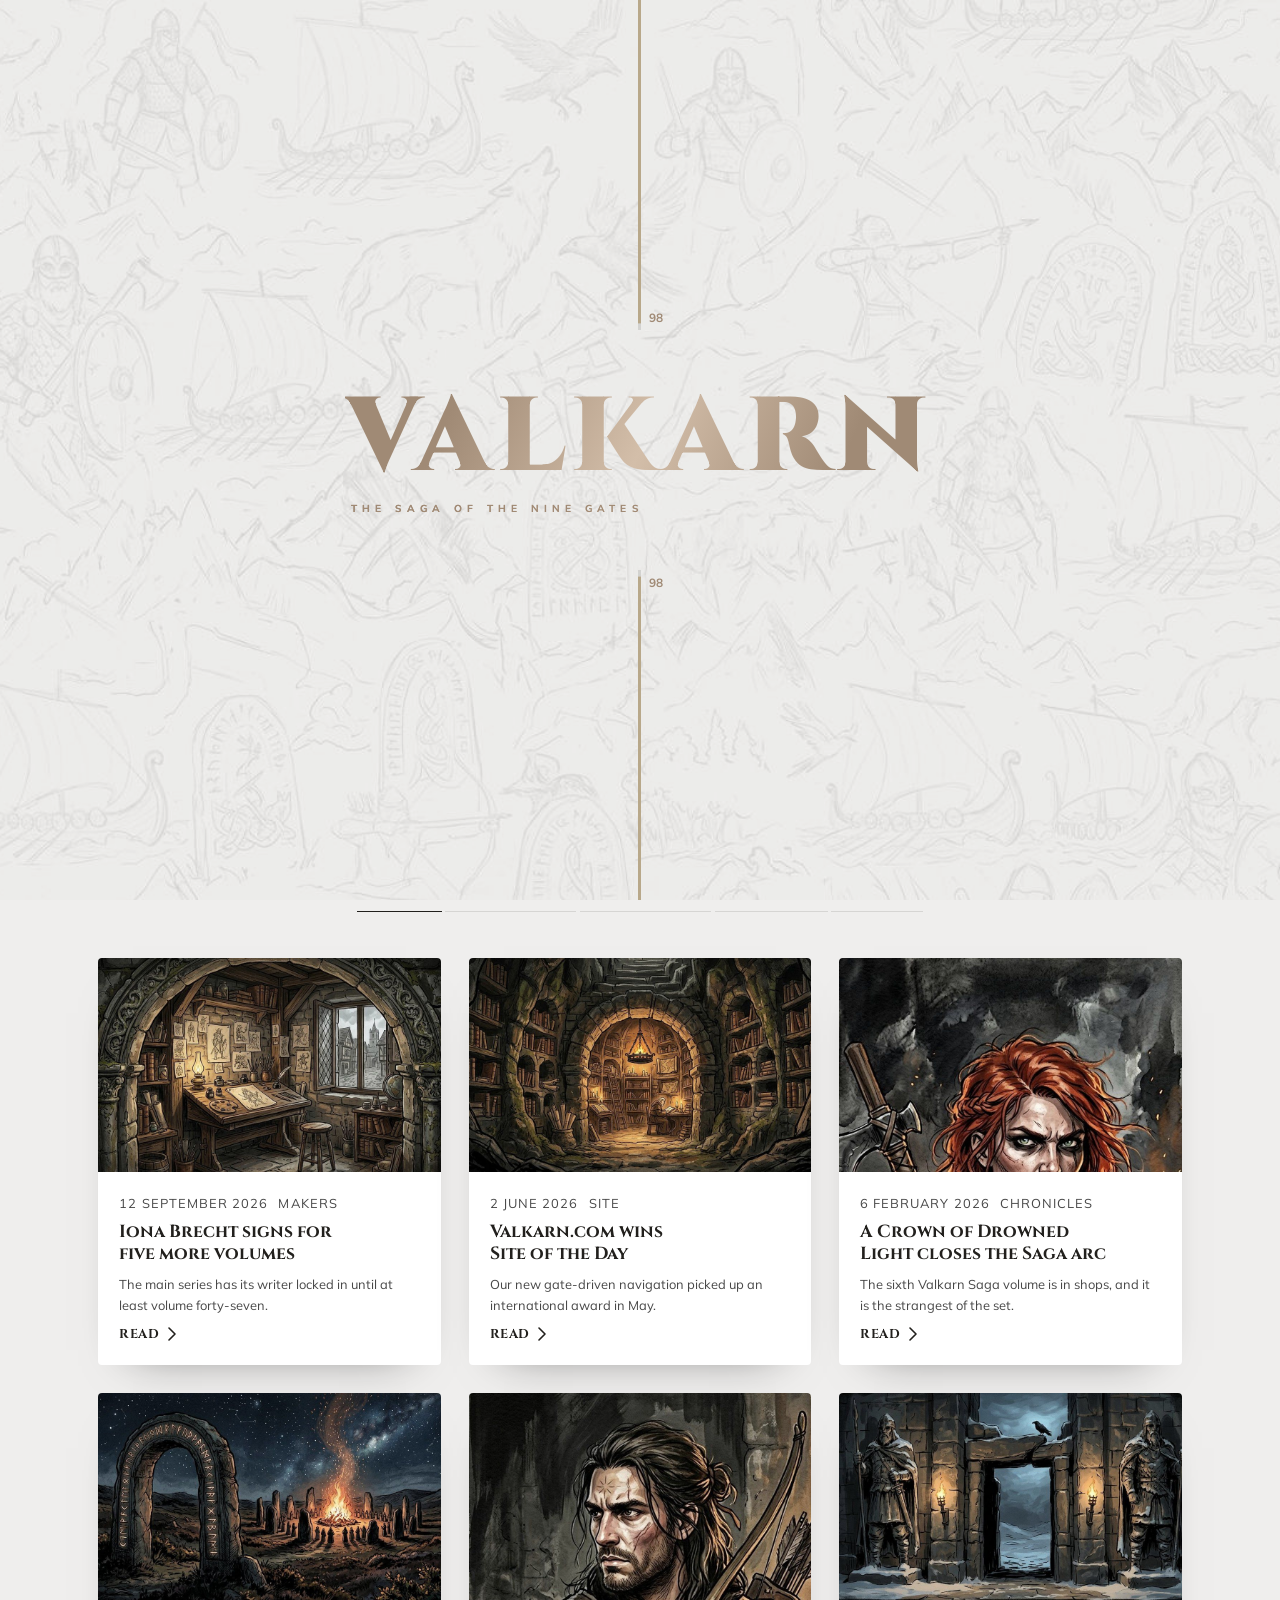
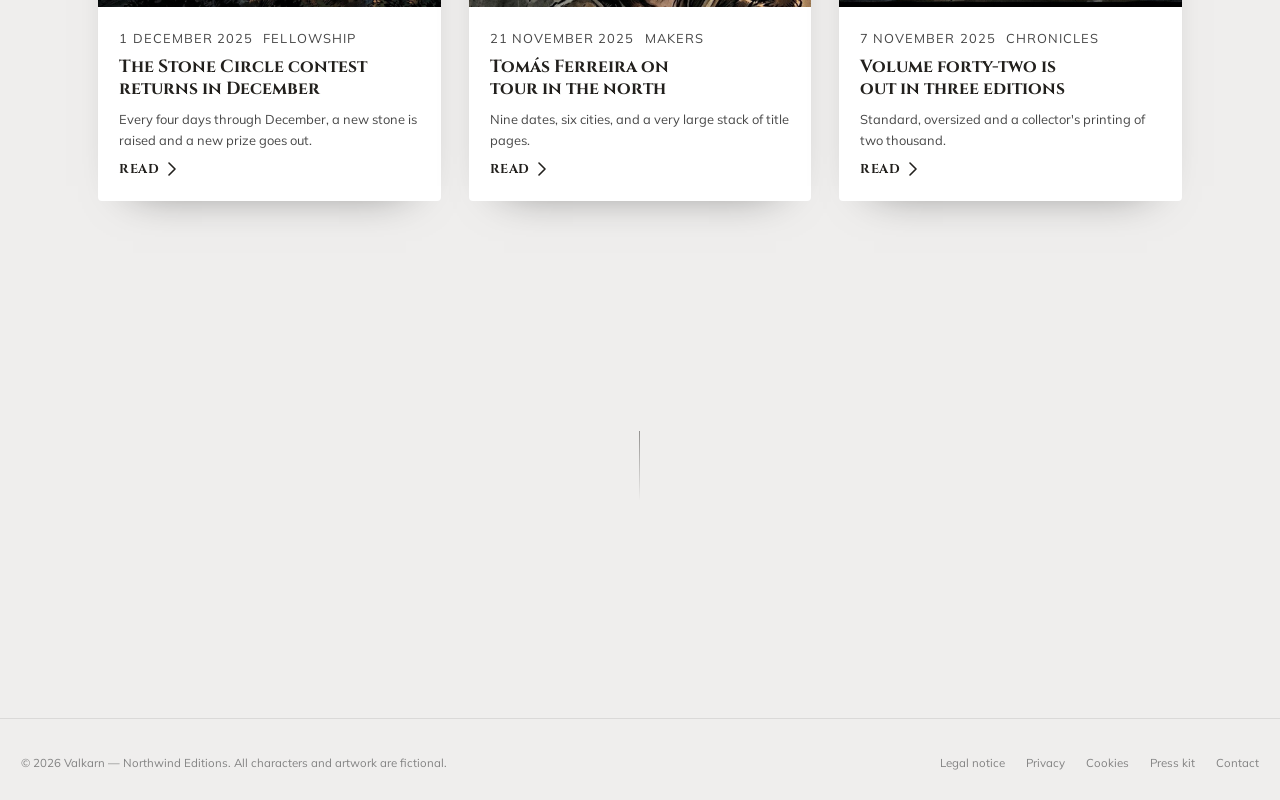
<file: news.html>
<!doctype html>
<html lang="en">
  <head>
    <meta charset="utf-8" />
    <meta name="viewport" content="width=device-width, initial-scale=1" />
    <title>News | Valkarn</title>
    <meta
      name="description"
      content="Release dates, signings and contests from the Valkarn saga."
    />
    <meta name="theme-color" content="#22201d" />
    <meta name="author" content="Northwind Editions" />
    <link rel="icon" type="image/png" href="assets/img/favicon.png" />
    <link rel="apple-touch-icon" href="assets/img/apple-touch-icon.png" />
    <meta property="og:type" content="website" />
    <meta property="og:title" content="News | Valkarn" />
    <meta
      property="og:description"
      content="Release dates, signings and contests from the Valkarn saga."
    />
    <meta property="og:image" content="assets/img/og-image.jpg" />
    <meta name="twitter:card" content="summary_large_image" />
    <link
      rel="preload"
      as="font"
      type="font/woff2"
      href="assets/fonts/cinzel-latin.woff2"
      crossorigin
    />
    <link
      rel="preload"
      as="font"
      type="font/woff2"
      href="assets/fonts/mulish-latin.woff2"
      crossorigin
    />
    <link rel="stylesheet" href="assets/css/main.css" />
  </head>
  <body class="is-loading">
    <svg
      aria-hidden="true"
      class="sr-only"
      xmlns="http://www.w3.org/2000/svg"
      focusable="false"
    >
      <symbol id="i-diamond" viewBox="0 0 8 9">
        <path d="M4 0l4 4.5L4 9 0 4.5z" fill="currentColor" />
      </symbol>
      <symbol id="i-diamond-o" viewBox="0 0 14 14">
        <path
          d="M7 1l6 6-6 6-6-6z"
          fill="none"
          stroke="currentColor"
          stroke-width="1.2"
        />
      </symbol>
      <symbol id="i-orn-x" viewBox="0 0 15 36">
        <path d="M14.5 18H7" stroke="currentColor" stroke-width="1" />
        <path d="M7 18l-3.5-3.2v6.4z" fill="currentColor" />
        <path d="M2 10.5v15" stroke="currentColor" stroke-width="1" />
        <path d="M0 18h2" stroke="currentColor" stroke-width="1" />
      </symbol>
      <symbol id="i-sword-h" viewBox="0 0 1200 22" preserveAspectRatio="none">
        <path d="M0 11h520" stroke="currentColor" stroke-width="1" />
        <path d="M680 11h520" stroke="currentColor" stroke-width="1" />
        <path d="M600 3l9 8-9 8-9-8z" fill="currentColor" />
        <path
          d="M556 11l14-5v10zM644 11l-14-5v10z"
          fill="currentColor"
          opacity=".6"
        />
      </symbol>
      <symbol id="i-sword-v" viewBox="0 0 22 169" preserveAspectRatio="none">
        <path d="M11 0v40" stroke="currentColor" stroke-width="1" />
        <path d="M11 44l7 7-7 7-7-7z" fill="currentColor" />
        <path d="M11 62v107" stroke="currentColor" stroke-width="1" />
      </symbol>
      <symbol id="i-menu" viewBox="0 0 25 14">
        <path
          d="M2 2h21M6 7h17M10 12h13"
          stroke="currentColor"
          stroke-width="1.6"
          stroke-linecap="round"
        />
      </symbol>
      <symbol id="i-close" viewBox="0 0 24 13">
        <path
          d="M2 6.5h20M8 1.5l-6 5 6 5"
          stroke="currentColor"
          stroke-width="1.6"
          stroke-linecap="round"
          stroke-linejoin="round"
          fill="none"
        />
      </symbol>
      <symbol id="i-x" viewBox="0 0 16 16">
        <path
          d="M3 3l10 10M13 3L3 13"
          stroke="currentColor"
          stroke-width="1.6"
          stroke-linecap="round"
        />
      </symbol>
      <symbol id="i-arrow-r" viewBox="0 0 9 14">
        <path
          d="M1 1l6 6-6 6"
          stroke="currentColor"
          stroke-width="1.6"
          fill="none"
          stroke-linecap="round"
          stroke-linejoin="round"
        />
      </symbol>
      <symbol id="i-arrow-l" viewBox="0 0 9 14">
        <path
          d="M8 1L2 7l6 6"
          stroke="currentColor"
          stroke-width="1.6"
          fill="none"
          stroke-linecap="round"
          stroke-linejoin="round"
        />
      </symbol>
      <symbol id="i-corner" viewBox="0 0 56 48">
        <path
          d="M56 1H28L14 24l14 23h28"
          fill="none"
          stroke="currentColor"
          stroke-opacity=".35"
        />
        <path d="M20 24l4-4 4 4-4 4z" fill="currentColor" fill-opacity=".5" />
      </symbol>
      <symbol id="i-edge" viewBox="0 0 8 48">
        <path
          d="M7 0H1v48h6"
          fill="none"
          stroke="currentColor"
          stroke-opacity=".35"
        />
      </symbol>
      <symbol id="i-origin" viewBox="0 0 20 20">
        <path
          d="M10 2l7 8-7 8-7-8z"
          fill="none"
          stroke="currentColor"
          stroke-width="1.3"
        />
        <circle cx="10" cy="10" r="2" fill="currentColor" />
      </symbol>
      <symbol id="i-family" viewBox="0 0 20 20">
        <circle
          cx="7"
          cy="7"
          r="3"
          fill="none"
          stroke="currentColor"
          stroke-width="1.3"
        />
        <circle
          cx="14"
          cy="9"
          r="2.2"
          fill="none"
          stroke="currentColor"
          stroke-width="1.3"
        />
        <path
          d="M2 17c1-3 3.5-4.5 5-4.5S11 14 12 17"
          fill="none"
          stroke="currentColor"
          stroke-width="1.3"
        />
      </symbol>
      <symbol id="i-status" viewBox="0 0 20 20">
        <path
          d="M3 11l4 4 10-10"
          fill="none"
          stroke="currentColor"
          stroke-width="1.6"
          stroke-linecap="round"
        />
      </symbol>
      <symbol id="i-role" viewBox="0 0 20 20">
        <path
          d="M10 2l2.4 5 5.6.6-4.2 3.8 1.2 5.6L10 14.2 5 17l1.2-5.6L2 7.6 7.6 7z"
          fill="none"
          stroke="currentColor"
          stroke-width="1.2"
        />
      </symbol>
      <symbol id="i-quill" viewBox="0 0 20 20">
        <path
          d="M3 17S4 9 11 5c3-1.7 6-2 6-2s0 3-1.7 6C11.5 16 3 17 3 17z"
          fill="none"
          stroke="currentColor"
          stroke-width="1.3"
        />
        <path d="M3 17l6-6" stroke="currentColor" stroke-width="1.3" />
      </symbol>
    </svg>

    <div class="veil" aria-hidden="true"></div>

    <div class="loader">
      <div class="loader__screen">
        <img
          class="loader__bg"
          src="assets/img/loader-collage.jpg"
          alt=""
          fetchpriority="high"
          decoding="sync"
        />
        <div class="loader__inner">
          <div class="loader__rail loader__rail--top">
            <div class="loader__fill" data-loader-fill></div>
            <span class="loader__count" data-loader-count="top">0</span>
          </div>
          <div class="loader__logo">
            <span class="wordmark wordmark--xl"
              >VALKARN<span class="wordmark__sub"
                >The Saga of the Nine Gates</span
              ></span
            >
          </div>
          <div class="loader__rail loader__rail--bottom">
            <div class="loader__fill" data-loader-fill></div>
            <span class="loader__count" data-loader-count="bottom">0</span>
          </div>
        </div>
      </div>
    </div>

    <header class="header">
      <a href="#main" class="skip-link">Skip to main content</a>
      <div class="header__orn hide-mobile" aria-hidden="true">
        <svg class="" width="8" height="48" aria-hidden="true">
          <use href="#i-edge"></use>
        </svg>
      </div>
      <div class="header__cell header__cell--left">
        <button
          class="menu-btn"
          type="button"
          data-menu-open
          aria-expanded="false"
          aria-controls="menu-panel"
        >
          <svg class="icon" width="25" height="14" aria-hidden="true">
            <use href="#i-menu"></use></svg
          ><span>Menu</span>
        </button>
      </div>
      <div class="header__orn hide-mobile" aria-hidden="true">
        <svg class="" width="56" height="48" aria-hidden="true">
          <use href="#i-corner"></use>
        </svg>
      </div>
      <div class="header__cell header__cell--mid">
        <a href="index.html" class="header__brand" aria-label="Valkarn — home"
          ><span class="wordmark wordmark--sm">VALKARN</span></a
        >
      </div>
      <div
        class="header__orn hide-mobile"
        aria-hidden="true"
        style="transform: scaleX(-1)"
      >
        <svg class="" width="56" height="48" aria-hidden="true">
          <use href="#i-corner"></use>
        </svg>
      </div>
      <div class="header__cell header__cell--right">
        <a href="news.html" class="header__link hide-mobile"
          ><svg class="icon" width="8" height="9" aria-hidden="true">
            <use href="#i-diamond"></use></svg
          ><span>News</span></a
        >
      </div>
      <div
        class="header__orn hide-mobile"
        aria-hidden="true"
        style="transform: scaleX(-1)"
      >
        <svg class="" width="8" height="48" aria-hidden="true">
          <use href="#i-edge"></use>
        </svg>
      </div>
    </header>

    <div class="menu-overlay" hidden-aria></div>
    <div class="menu-panel" id="menu-panel">
      <div class="menu-panel__inner">
        <button class="menu-close" type="button" data-menu-close>
          <svg class="icon" width="24" height="13" aria-hidden="true">
            <use href="#i-close"></use></svg
          ><span>Close</span>
        </button>
        <nav class="menu-nav" aria-label="Main">
          <ul>
            <li>
              <a href="universe.html"
                ><span class="num">01</span><span>The World</span></a
              >
            </li>
            <li>
              <a href="chronicles.html"
                ><span class="num">02</span><span>The Chronicles</span></a
              >
            </li>
            <li>
              <a href="characters.html"
                ><span class="num">03</span><span>The Characters</span></a
              >
            </li>
            <li>
              <a href="makers.html"
                ><span class="num">04</span><span>The Makers</span></a
              >
            </li>
            <li>
              <a href="fellowship.html"
                ><span class="num">05</span><span>The Fellowship</span></a
              >
            </li>
          </ul>
        </nav>
        <div>
          <p class="menu-foot" style="margin-bottom: 0.75rem">
            <a href="news.html">News</a><a href="fellowship.html">Fellowship</a
            ><a href="404.html">Shop</a>
          </p>
          <p class="menu-foot">
            <a href="#">Legal notice</a><a href="#">Privacy</a
            ><a href="#">Cookies</a><a href="#">Press kit</a
            ><a href="#">Contact</a>
          </p>
        </div>
      </div>
    </div>

    <main id="main">
      <section class="hero" data-hero>
        <div class="hero__bg">
          <img src="assets/img/gate-05.jpg" alt="" fetchpriority="high" />
        </div>
        <div class="hero__back">
          <a class="link-back" href="index.html" data-reveal
            ><svg class="icon" width="9" height="14" aria-hidden="true">
              <use href="#i-arrow-l"></use>
            </svg>
            Back to the gates</a
          >
        </div>
        <div class="hero__badge">
          <span class="badge badge--outline" data-delay="0">Gate 05</span>
        </div>
        <div class="hero__title">
          <h1 class="t-hero">
            <span class="tr" data-animation="line" data-delay="0"
              >News from the saga</span
            >
          </h1>
        </div>
        <div class="hero__intro on-dark">
          <div
            class="sword-v hide-mobile"
            aria-hidden="true"
            style="width: 22px"
          >
            <svg class="" width="22" height="40" aria-hidden="true">
              <use href="#i-sword-v"></use></svg
            ><span
              class="sword-v__line"
              style="
                background: linear-gradient(
                  to bottom,
                  rgba(239, 238, 237, 0.6),
                  rgba(239, 238, 237, 0)
                );
              "
            ></span>
          </div>
          <div class="lede drop-cap" data-reveal data-delay="0.25">
            <p>
              Release dates, signings, contests and the occasional apology for a
              broken link. Everything published on this site, newest first.
            </p>
          </div>
        </div>
        <img
          class="hero__brush"
          src="assets/img/brush-light.png"
          alt=""
          aria-hidden="true"
        />
      </section>
      <section class="sect sect--pad grid">
        <div class="c-main">
          <div
            class="tabs"
            role="tablist"
            data-tabs
            data-tabs-target="#news-grid"
            data-tabs-default="all"
          >
            <button class="tab" role="tab" data-tab="all" aria-selected="true">
              <svg class="icon" width="8" height="9" aria-hidden="true">
                <use href="#i-diamond"></use></svg
              ><span>All</span><span class="count">(6)</span></button
            ><button
              class="tab"
              role="tab"
              data-tab="chronicles"
              aria-selected="false"
            >
              <svg class="icon" width="8" height="9" aria-hidden="true">
                <use href="#i-diamond"></use></svg
              ><span>Chronicles</span><span class="count">(2)</span></button
            ><button
              class="tab"
              role="tab"
              data-tab="fellowship"
              aria-selected="false"
            >
              <svg class="icon" width="8" height="9" aria-hidden="true">
                <use href="#i-diamond"></use></svg
              ><span>Fellowship</span><span class="count">(1)</span></button
            ><button
              class="tab"
              role="tab"
              data-tab="makers"
              aria-selected="false"
            >
              <svg class="icon" width="8" height="9" aria-hidden="true">
                <use href="#i-diamond"></use></svg
              ><span>Makers</span><span class="count">(2)</span></button
            ><button
              class="tab"
              role="tab"
              data-tab="site"
              aria-selected="false"
            >
              <svg class="icon" width="8" height="9" aria-hidden="true">
                <use href="#i-diamond"></use></svg
              ><span>Site</span><span class="count">(1)</span>
            </button>
          </div>
          <div id="news-grid" class="article-list" style="margin-top: 3rem">
            <div data-cat="makers">
              <a class="article-card" href="article.html?a=new-writer">
                <div class="article-card__media">
                  <img src="assets/img/news-01.jpg" alt="" loading="lazy" />
                </div>
                <div class="article-card__body">
                  <p class="article-card__meta">
                    <time datetime="2026-09-12">12 September 2026</time
                    ><span>Makers</span>
                  </p>
                  <h3>Iona Brecht signs for five more volumes</h3>
                  <p>
                    The main series has its writer locked in until at least
                    volume forty-seven.
                  </p>
                  <span
                    class="link-arrow"
                    style="
                      margin-top: auto;
                      align-self: flex-start;
                      border: 0;
                      padding: 0;
                    "
                    >Read
                    <svg class="icon" width="9" height="14" aria-hidden="true">
                      <use href="#i-arrow-r"></use></svg
                  ></span>
                </div>
              </a>
            </div>
            <div data-cat="site">
              <a class="article-card" href="article.html?a=site-award">
                <div class="article-card__media">
                  <img src="assets/img/news-02.jpg" alt="" loading="lazy" />
                </div>
                <div class="article-card__body">
                  <p class="article-card__meta">
                    <time datetime="2026-06-02">2 June 2026</time
                    ><span>Site</span>
                  </p>
                  <h3>Valkarn.com wins Site of the Day</h3>
                  <p>
                    Our new gate-driven navigation picked up an international
                    award in May.
                  </p>
                  <span
                    class="link-arrow"
                    style="
                      margin-top: auto;
                      align-self: flex-start;
                      border: 0;
                      padding: 0;
                    "
                    >Read
                    <svg class="icon" width="9" height="14" aria-hidden="true">
                      <use href="#i-arrow-r"></use></svg
                  ></span>
                </div>
              </a>
            </div>
            <div data-cat="chronicles">
              <a class="article-card" href="article.html?a=saga-six">
                <div class="article-card__media">
                  <img src="assets/img/news-03.jpg" alt="" loading="lazy" />
                </div>
                <div class="article-card__body">
                  <p class="article-card__meta">
                    <time datetime="2026-02-06">6 February 2026</time
                    ><span>Chronicles</span>
                  </p>
                  <h3>A Crown of Drowned Light closes the Saga arc</h3>
                  <p>
                    The sixth Valkarn Saga volume is in shops, and it is the
                    strangest of the set.
                  </p>
                  <span
                    class="link-arrow"
                    style="
                      margin-top: auto;
                      align-self: flex-start;
                      border: 0;
                      padding: 0;
                    "
                    >Read
                    <svg class="icon" width="9" height="14" aria-hidden="true">
                      <use href="#i-arrow-r"></use></svg
                  ></span>
                </div>
              </a>
            </div>
            <div data-cat="fellowship">
              <a class="article-card" href="article.html?a=stone-circle">
                <div class="article-card__media">
                  <img src="assets/img/news-04.jpg" alt="" loading="lazy" />
                </div>
                <div class="article-card__body">
                  <p class="article-card__meta">
                    <time datetime="2025-12-01">1 December 2025</time
                    ><span>Fellowship</span>
                  </p>
                  <h3>The Stone Circle contest returns in December</h3>
                  <p>
                    Every four days through December, a new stone is raised and
                    a new prize goes out.
                  </p>
                  <span
                    class="link-arrow"
                    style="
                      margin-top: auto;
                      align-self: flex-start;
                      border: 0;
                      padding: 0;
                    "
                    >Read
                    <svg class="icon" width="9" height="14" aria-hidden="true">
                      <use href="#i-arrow-r"></use></svg
                  ></span>
                </div>
              </a>
            </div>
            <div data-cat="makers">
              <a class="article-card" href="article.html?a=ferreira-signing">
                <div class="article-card__media">
                  <img src="assets/img/news-05.jpg" alt="" loading="lazy" />
                </div>
                <div class="article-card__body">
                  <p class="article-card__meta">
                    <time datetime="2025-11-21">21 November 2025</time
                    ><span>Makers</span>
                  </p>
                  <h3>Tomás Ferreira on tour in the north</h3>
                  <p>
                    Nine dates, six cities, and a very large stack of title
                    pages.
                  </p>
                  <span
                    class="link-arrow"
                    style="
                      margin-top: auto;
                      align-self: flex-start;
                      border: 0;
                      padding: 0;
                    "
                    >Read
                    <svg class="icon" width="9" height="14" aria-hidden="true">
                      <use href="#i-arrow-r"></use></svg
                  ></span>
                </div>
              </a>
            </div>
            <div data-cat="chronicles">
              <a class="article-card" href="article.html?a=volume-42">
                <div class="article-card__media">
                  <img src="assets/img/news-06.jpg" alt="" loading="lazy" />
                </div>
                <div class="article-card__body">
                  <p class="article-card__meta">
                    <time datetime="2025-11-07">7 November 2025</time
                    ><span>Chronicles</span>
                  </p>
                  <h3>Volume forty-two is out in three editions</h3>
                  <p>
                    Standard, oversized and a collector's printing of two
                    thousand.
                  </p>
                  <span
                    class="link-arrow"
                    style="
                      margin-top: auto;
                      align-self: flex-start;
                      border: 0;
                      padding: 0;
                    "
                    >Read
                    <svg class="icon" width="9" height="14" aria-hidden="true">
                      <use href="#i-arrow-r"></use></svg
                  ></span>
                </div>
              </a>
            </div>
          </div>
        </div>
      </section>

      <section class="sect grid next-gate">
        <div class="c-main">
          <p class="next-gate__hint" data-reveal>Keep going</p>
          <span class="next-gate__dash" aria-hidden="true"></span>
          <div style="display: flex; justify-content: center">
            <span class="badge badge--gold" data-delay="0">Gate 01</span>
          </div>
        </div>
        <a
          class="next-gate__link c-full"
          href="universe.html"
          aria-label="The World"
        >
          <h2 class="">
            <span class="tr" data-animation="line" data-delay="0"
              >The World</span
            >
          </h2>
        </a>
      </section>
    </main>

    <footer class="site-foot">
      <div class="site-foot__inner">
        <p>
          © <span data-year>2026</span> Valkarn — Northwind Editions. All
          characters and artwork are fictional.
        </p>
        <nav aria-label="Legal">
          <a href="#">Legal notice</a><a href="#">Privacy</a
          ><a href="#">Cookies</a><a href="#">Press kit</a
          ><a href="#">Contact</a>
        </nav>
      </div>
    </footer>

    <div class="audio-toggle">
      <button type="button" aria-pressed="false" title="Ambient sound">
        <span class="bar"></span><span class="bar"></span
        ><span class="bar"></span><span class="bar"></span
        ><span class="bar"></span>
        <span class="sr-only">Toggle ambient sound</span>
      </button>
    </div>
    <script src="assets/js/app.js" defer></script>
  </body>
</html>
</file>
<file: assets/css/main.css>
/* =========================================================================
   VALKARN — core stylesheet
   Built by hand. Order: fonts, tokens, reset, layout, type, chrome,
   gate experience, page furniture, components, responsive.
   ========================================================================= */

/* ---------- 1. Fonts ---------------------------------------------------- */
@font-face {
  font-family: "Cinzel";
  src: url("../fonts/cinzel-latin.woff2") format("woff2");
  font-weight: 400 900;
  font-style: normal;
  font-display: swap;
  unicode-range:
    U+0000-00FF, U+0131, U+0152-0153, U+02BB-02BC, U+02C6, U+02DA, U+02DC,
    U+2000-206F, U+2074, U+20AC, U+2122, U+2191, U+2193, U+2212, U+2215;
}
@font-face {
  font-family: "Cinzel";
  src: url("../fonts/cinzel-latin-ext.woff2") format("woff2");
  font-weight: 400 900;
  font-style: normal;
  font-display: swap;
  unicode-range: U+0100-024F, U+0259, U+1E00-1EFF, U+2020, U+20A0-20AB;
}
@font-face {
  font-family: "Mulish";
  src: url("../fonts/mulish-latin.woff2") format("woff2");
  font-weight: 300 900;
  font-style: normal;
  font-display: swap;
  unicode-range:
    U+0000-00FF, U+0131, U+0152-0153, U+02BB-02BC, U+02C6, U+02DA, U+02DC,
    U+2000-206F, U+2074, U+20AC, U+2122, U+2191, U+2193, U+2212, U+2215;
}
@font-face {
  font-family: "Mulish";
  src: url("../fonts/mulish-latin-ext.woff2") format("woff2");
  font-weight: 300 900;
  font-style: normal;
  font-display: swap;
  unicode-range: U+0100-024F, U+0259, U+1E00-1EFF, U+2020, U+20A0-20AB;
}
@font-face {
  font-family: "Mulish";
  src: url("../fonts/mulish-latin-italic.woff2") format("woff2");
  font-weight: 300 900;
  font-style: italic;
  font-display: swap;
}

/* ---------- 2. Tokens --------------------------------------------------- */
:root {
  --black: #000;
  --dark: #22201d;
  --dark-2: #1a1a1a;
  --dark-grey: #474747;
  --mid-grey: #838383;
  --grey: #e5e5e5;
  --off-white: #efeeed;
  --gold: #b8a88a;
  --gold-deep: #a08a75;
  --gold-light: #d3bea9;

  --display: "Cinzel", "Times New Roman", serif;
  --body: "Mulish", Arial, Helvetica, sans-serif;

  --header-h: 56px;
  --gutter: 1.5rem;
  --radius: 4px;

  --ease-out: cubic-bezier(0.22, 1, 0.36, 1);
  --ease-in-out: cubic-bezier(0.65, 0, 0.35, 1);

  /* 26 track grid: 1440px of content, 24 inner columns */
  --container: [full-start] minmax(calc(50% - 720px), 1fr) [main-start]
    repeat(24, [col-start] 1fr) [main-end] minmax(calc(50% - 720px), 1fr)
    [full-end];

  font-size: 14px;
  text-rendering: optimizeLegibility;
  -webkit-font-smoothing: antialiased;
  -moz-osx-font-smoothing: grayscale;
  font-synthesis: none;
}

/* ---------- 3. Reset ---------------------------------------------------- */
*,
*::before,
*::after {
  box-sizing: border-box;
}
* {
  margin: 0;
  padding: 0;
}
html {
  scroll-behavior: auto;
  background: var(--dark);
}
body {
  min-height: 100svh;
  background: var(--off-white);
  color: var(--dark);
  font-family: var(--body);
  font-size: 1rem;
  line-height: 1.6;
  overflow-x: hidden;
}
body.is-loading {
  overflow: hidden;
}
body.home {
  background: var(--black);
  color: var(--off-white);
  overflow: hidden;
}
img,
svg,
video {
  display: block;
  max-width: 100%;
}
img {
  height: auto;
}
button {
  font: inherit;
  color: inherit;
  background: none;
  border: 0;
  cursor: pointer;
}
a {
  color: inherit;
  text-decoration: none;
}
ul,
ol {
  list-style: none;
}
input,
textarea,
select {
  font: inherit;
  color: inherit;
}
::selection {
  background: var(--gold);
  color: var(--dark);
}
:focus-visible {
  outline: 2px solid var(--gold);
  outline-offset: 3px;
}
.sr-only {
  position: absolute;
  width: 1px;
  height: 1px;
  padding: 0;
  margin: -1px;
  overflow: hidden;
  clip: rect(0 0 0 0);
  white-space: nowrap;
  border: 0;
}
.skip-link {
  position: absolute;
  top: 0;
  left: -9999px;
  z-index: 100000;
  padding: 1rem 1.5rem;
  background: var(--dark);
  color: var(--off-white);
}
.skip-link:focus {
  left: 1rem;
}

/* grain overlay, keeps flat colour from feeling digital */
body::after {
  content: "";
  position: fixed;
  inset: 0;
  z-index: 9998;
  pointer-events: none;
  background-image: url("../img/grain.png");
  background-size: 180px;
  opacity: 0.55;
  mix-blend-mode: multiply;
}
body.home::after {
  mix-blend-mode: overlay;
  opacity: 0.4;
}

/* ---------- 4. Layout --------------------------------------------------- */
.grid {
  display: grid;
  grid-template-columns: var(--container);
  max-width: 100dvw;
}
.sect {
  position: relative;
  isolation: isolate;
  overflow-x: clip;
}
.sect--pad {
  padding-block: clamp(3.5rem, 7vw, 8rem);
}
.sect--pad-t {
  padding-top: clamp(3.5rem, 7vw, 8rem);
}
.sect--pad-b {
  padding-bottom: clamp(3.5rem, 7vw, 8rem);
}
/* column helpers (1 = full-start gutter, 2..25 = content, 26 = right gutter) */
.c-main {
  grid-column: 3 / 25;
}
.c-wide {
  grid-column: 2 / 26;
}
.c-full {
  grid-column: full-start / full-end;
}
.c-text {
  grid-column: 3 / 25;
}
@media (min-width: 1024px) {
  .c-text {
    grid-column: 4 / 18;
  }
  .c-half-l {
    grid-column: 3 / 14;
  }
  .c-half-r {
    grid-column: 14 / 25;
  }
}

/* ---------- 5. Typography ---------------------------------------------- */
.display,
h1,
h2,
h3,
h4 {
  font-family: var(--display);
  font-weight: 700;
  line-height: 1.1;
  text-wrap: balance;
}
.t-hero {
  font-size: clamp(2.6rem, 6.4vw, 6.4rem);
  font-weight: 900;
  letter-spacing: -0.02em;
  text-transform: uppercase;
  line-height: 0.98;
}
.t-gate {
  font-size: calc(24px + 4vw);
  font-weight: 900;
  letter-spacing: -0.02em;
  text-transform: uppercase;
  line-height: 1.05;
}
.t-sect {
  font-size: clamp(1.9rem, 3vw, 3.1rem);
  font-weight: 700;
  letter-spacing: -0.015em;
  text-transform: uppercase;
}
.t-sub {
  font-size: clamp(1.35rem, 1.7vw, 1.9rem);
  font-weight: 700;
  letter-spacing: -0.01em;
}
.eyebrow {
  font-family: var(--body);
  font-size: 0.79rem;
  font-weight: 700;
  letter-spacing: 0.14em;
  text-transform: uppercase;
  color: var(--mid-grey);
}
.lede {
  font-family: var(--display);
  font-size: clamp(1.15rem, 0.95rem + 0.45vw, 1.45rem);
  line-height: 1.65;
  font-weight: 400;
}
.wysiwyg p {
  line-height: 1.75;
  color: var(--dark-grey);
}
.wysiwyg p + p {
  margin-top: 1.1rem;
}
.wysiwyg a:not(.btn):not(.card):not(.article-card) {
  color: var(--dark);
  text-decoration: underline;
  text-underline-offset: 3px;
  text-decoration-color: var(--gold);
}
.wysiwyg a:not(.btn):hover {
  color: var(--gold-deep);
}
.wysiwyg h3 {
  margin: 2.2rem 0 0.8rem;
  font-size: 1.5rem;
  text-transform: uppercase;
  letter-spacing: -0.01em;
}
.wysiwyg blockquote {
  margin: 2rem 0;
  padding-left: 1.5rem;
  border-left: 2px solid var(--gold);
  font-family: var(--display);
  font-size: 1.3rem;
  line-height: 1.5;
  color: var(--dark);
}
.drop-cap > p:first-of-type::first-letter,
.drop-cap::first-letter {
  -webkit-initial-letter: 2;
  initial-letter: 2;
  margin-right: 0.625rem;
  font-family: var(--display);
  font-weight: 700;
  color: var(--dark);
}
.on-dark .wysiwyg p,
.on-dark p {
  color: rgba(239, 238, 237, 0.78);
}
.on-dark .drop-cap::first-letter,
.on-dark .drop-cap > p:first-of-type::first-letter {
  color: var(--off-white);
}
.gold {
  color: var(--gold-deep);
}
.tnum {
  font-variant-numeric: tabular-nums;
}

/* ---------- 6. Loader --------------------------------------------------- */
.loader {
  position: fixed;
  inset: 0;
  z-index: 99999;
  display: block;
  transform: translateZ(0);
}
.loader__screen {
  position: absolute;
  inset: 0;
  display: flex;
  align-items: center;
  justify-content: center;
  background: var(--off-white);
}
.loader__bg {
  position: absolute;
  inset: 0;
  width: 100%;
  height: 100%;
  object-fit: cover;
  opacity: 0.85;
}
.loader__inner {
  position: relative;
  z-index: 10;
  display: flex;
  flex-direction: column;
  align-items: center;
  justify-content: space-evenly;
  height: 100%;
  gap: 4rem;
  opacity: 0;
  transform: translateY(20px);
  transition:
    opacity 0.6s var(--ease-out),
    transform 0.6s var(--ease-out);
}
.loader__inner.is-in {
  opacity: 1;
  transform: none;
}
.loader__rail {
  position: relative;
  width: 3px;
  flex: 1 1 auto;
  min-height: 5rem;
  background: rgba(34, 32, 29, 0.12);
}
.loader__fill {
  position: absolute;
  inset: 0;
  background: var(--gold);
  transform: scaleY(0);
  transition: transform 0.3s ease-out;
}
.loader__rail--top .loader__fill {
  transform-origin: top;
}
.loader__rail--bottom .loader__fill {
  transform-origin: bottom;
}
.loader__count {
  position: absolute;
  left: 0.75rem;
  font-weight: 700;
  font-size: 0.85rem;
  color: var(--gold-deep);
  font-variant-numeric: tabular-nums;
}
.loader__rail--top .loader__count {
  top: 0;
  transition: top 0.3s ease-out;
}
.loader__rail--bottom .loader__count {
  bottom: 0;
  transition: bottom 0.3s ease-out;
}
.loader__logo {
  position: relative;
  display: flex;
  flex-direction: column;
  align-items: center;
}
.loader.is-out .loader__screen {
  transform: translateY(-100%);
  transition: transform 1.15s var(--ease-in-out);
}
.loader.is-out {
  pointer-events: none;
}

/* wordmark */
.wordmark {
  display: inline-block;
  font-family: var(--display);
  font-weight: 900;
  letter-spacing: 0.06em;
  text-transform: uppercase;
  line-height: 1;
  background: linear-gradient(
    115deg,
    var(--gold-deep) 0%,
    var(--gold-deep) 18%,
    var(--gold-light) 50%,
    var(--gold-deep) 82%,
    var(--gold-deep) 100%
  );
  -webkit-background-clip: text;
  background-clip: text;
  color: transparent;
}
.wordmark--xl {
  font-size: clamp(3.2rem, 9vw, 7.5rem);
}
.wordmark--sm {
  font-size: 1.55rem;
  letter-spacing: 0.22em;
}
.wordmark__sub {
  display: block;
  margin-top: 0.9rem;
  font-family: var(--body);
  font-size: 0.72rem;
  font-weight: 700;
  letter-spacing: 0.52em;
  text-indent: 0.52em;
  text-transform: uppercase;
  color: var(--gold-deep);
  -webkit-text-fill-color: var(--gold-deep);
}

/* ---------- 7. Header --------------------------------------------------- */
.header {
  position: fixed;
  top: 20px;
  left: 0;
  z-index: 50;
  display: grid;
  grid-template-columns: 1fr auto 1fr;
  align-items: center;
  width: 100%;
  height: var(--header-h);
  padding-inline: var(--gutter);
  color: var(--off-white);
  pointer-events: none;
  transition:
    color 0.3s ease,
    transform 0.75s var(--ease-out);
  will-change: transform;
}
.header a,
.header button {
  pointer-events: auto;
}
.header.is-hidden {
  transform: translateY(-96px);
}
.header.is-filled {
  color: var(--dark);
}
.header__cell {
  position: relative;
  display: flex;
  align-items: center;
  height: 100%;
  border-color: currentColor;
}
.header__cell--left {
  padding-left: 0.25rem;
  justify-content: flex-start;
}
.header__cell--mid {
  justify-content: center;
  padding-inline: 0.75rem;
}
.header__cell--right {
  justify-content: flex-end;
  gap: 1rem;
  padding-right: 0.5rem;
}
.header__orn {
  color: currentColor;
  opacity: 0.55;
}
.header__link {
  display: inline-flex;
  align-items: center;
  gap: 0.5rem;
  font-size: 0.95rem;
  font-weight: 600;
  letter-spacing: 0.02em;
  transition: opacity 0.25s ease;
}
.header__link:hover {
  opacity: 0.65;
}
.header__brand {
  display: inline-flex;
  align-items: center;
}
.header__brand .wordmark {
  transition: filter 0.3s ease;
}
.header.is-filled .wordmark {
  background: none;
  -webkit-text-fill-color: var(--dark);
  color: var(--dark);
}
@media (min-width: 1024px) {
  .header {
    grid-template-columns: 8px 1fr 57px auto 57px 1fr 8px;
  }
  .header__cell--left,
  .header__cell--right {
    border-top: 1px solid currentColor;
    border-bottom: 1px solid currentColor;
    border-color: color-mix(in srgb, currentColor 20%, transparent);
    padding-left: 1rem;
  }
  .header__cell--mid {
    border-bottom: 1px solid color-mix(in srgb, currentColor 20%, transparent);
  }
}
@media (max-width: 1023px) {
  .header__orn {
    display: none;
  }
}

/* menu button */
.menu-btn {
  display: inline-flex;
  align-items: center;
  gap: 0.55rem;
  font-size: 0.95rem;
  font-weight: 600;
  letter-spacing: 0.04em;
}
.menu-btn .icon {
  order: -1;
}
.menu-btn:hover {
  color: var(--gold);
}
@media (max-width: 767px) {
  .menu-btn span:not(.icon) {
    display: none;
  }
}

/* ---------- 8. Menu panel ----------------------------------------------- */
.menu-overlay {
  position: fixed;
  inset: 0;
  z-index: 60;
  background: rgba(0, 0, 0, 0.6);
  opacity: 0;
  pointer-events: none;
  transition: opacity 0.7s var(--ease-in-out);
}
.menu-panel {
  position: fixed;
  top: 0;
  left: 0;
  z-index: 70;
  width: 100%;
  max-width: 565px;
  height: 100dvh;
  padding: 0 3rem;
  background: var(--dark-2);
  color: var(--off-white);
  transform: translateX(-100%);
  transition: transform 0.7s var(--ease-in-out);
  pointer-events: none;
  border-top-right-radius: 8px;
  border-bottom-right-radius: 8px;
}
body.is-menu-open .menu-overlay {
  opacity: 1;
  pointer-events: auto;
}
body.is-menu-open .menu-panel {
  transform: none;
  pointer-events: auto;
}
.menu-panel__inner {
  display: flex;
  flex-direction: column;
  justify-content: space-between;
  height: 100%;
  gap: 3rem;
  padding-block: 2.25rem 3rem;
}
.menu-close {
  display: inline-flex;
  align-items: center;
  gap: 0.6rem;
  align-self: flex-start;
  font-size: 0.95rem;
  font-weight: 600;
}
.menu-close:hover {
  color: var(--gold);
}
.menu-nav ul {
  display: flex;
  flex-direction: column;
  gap: 1.1rem;
}
.menu-nav a {
  display: flex;
  align-items: center;
  gap: 2rem;
  font-family: var(--display);
  font-size: clamp(1.9rem, 4.2vw, 3.1rem);
  font-weight: 700;
  letter-spacing: -0.03em;
  text-transform: uppercase;
  color: #838383;
  transition:
    color 0.35s ease,
    transform 0.45s var(--ease-out);
}
.menu-nav a:hover,
.menu-nav a:focus-visible,
.menu-nav a[aria-current="page"] {
  color: var(--off-white);
}
.menu-nav .num {
  font-family: var(--body);
  font-size: 0.75rem;
  font-weight: 700;
  letter-spacing: 0.08em;
  color: var(--gold-deep);
}
.menu-foot {
  display: flex;
  flex-wrap: wrap;
  gap: 0.4rem 1.4rem;
  font-size: 0.8rem;
  color: var(--mid-grey);
}
.menu-foot a:hover {
  color: var(--off-white);
}
@media (max-width: 480px) {
  .menu-panel {
    padding-inline: 1.75rem;
  }
}

/* ---------- 9. Audio toggle --------------------------------------------- */
.audio-toggle {
  position: fixed;
  bottom: 20px;
  left: 20px;
  z-index: 55;
}
.audio-toggle button {
  display: flex;
  align-items: center;
  justify-content: center;
  gap: 3px;
  width: 40px;
  height: 40px;
  border: 1px solid rgba(239, 238, 237, 0.3);
  background: rgba(0, 0, 0, 0.6);
  color: var(--off-white);
  border-radius: 3px;
  transition:
    border-color 0.3s ease,
    background-color 0.3s ease;
}
.audio-toggle button:hover {
  border-color: rgba(239, 238, 237, 0.55);
}
body:not(.home) .audio-toggle button {
  border-color: rgba(34, 32, 29, 0.25);
  background: rgba(239, 238, 237, 0.75);
  color: var(--dark);
  backdrop-filter: blur(6px);
}
.audio-toggle .bar {
  display: block;
  width: 1.5px;
  height: 10px;
  background: currentColor;
  transform-origin: center;
  transform: scaleY(0.15);
}
.audio-toggle [aria-pressed="true"] .bar {
  animation: eq 1.1s ease-in-out infinite;
}
.audio-toggle .bar:nth-child(2) {
  animation-delay: 0.15s;
}
.audio-toggle .bar:nth-child(3) {
  animation-delay: 0.3s;
}
.audio-toggle .bar:nth-child(4) {
  animation-delay: 0.45s;
}
.audio-toggle .bar:nth-child(5) {
  animation-delay: 0.6s;
}
@keyframes eq {
  0%,
  100% {
    transform: scaleY(0.2);
  }
  50% {
    transform: scaleY(1);
  }
}

/* ---------- 10. Gate experience (home) ---------------------------------- */
.stage {
  position: fixed;
  inset: 0;
  z-index: 0;
  overflow: hidden;
  background: #07070a;
}
.stage__scene {
  position: absolute;
  inset: -4%;
  opacity: 0;
  will-change: transform, opacity, filter;
}
.stage__scene img {
  width: 100%;
  height: 100%;
  object-fit: cover;
  filter: saturate(0.92) contrast(1.05);
}
.stage__scene::after {
  content: "";
  position: absolute;
  inset: 0;
  background:
    radial-gradient(
      120% 85% at 50% 45%,
      rgba(0, 0, 0, 0) 22%,
      rgba(0, 0, 0, 0.55) 68%,
      rgba(0, 0, 0, 0.88) 100%
    ),
    linear-gradient(
      to bottom,
      rgba(0, 0, 0, 0.55),
      rgba(0, 0, 0, 0.15) 35%,
      rgba(0, 0, 0, 0.7)
    );
}
.stage__dust {
  position: absolute;
  inset: 0;
  pointer-events: none;
  mix-blend-mode: screen;
  opacity: 0.85;
}
.stage__flash {
  position: absolute;
  inset: 0;
  background: #efeeed;
  opacity: 0;
  pointer-events: none;
  mix-blend-mode: overlay;
}

.gates {
  position: relative;
  z-index: 10;
  height: 100svh;
}
.gate {
  position: absolute;
  inset: 0;
  display: flex;
  flex-direction: column;
  align-items: center;
  justify-content: center;
  gap: clamp(1.5rem, 3vw, 3rem);
  padding-inline: var(--gutter);
  text-align: center;
  opacity: 0;
  pointer-events: none;
  will-change: transform, opacity;
}
.gate.is-active {
  pointer-events: auto;
}
.gate h2 {
  color: var(--off-white);
  margin-bottom: 0.5rem;
  max-width: 18ch;
  text-shadow: 0 6px 40px rgba(0, 0, 0, 0.6);
}
.gate__meta {
  max-width: 46ch;
  margin-top: -0.75rem;
  font-family: var(--body);
  font-size: 0.95rem;
  line-height: 1.6;
  letter-spacing: 0.01em;
  color: rgba(239, 238, 237, 0.6);
  text-shadow: 0 2px 18px rgba(0, 0, 0, 0.8);
}

/* scroll hint */
.scroll-hint {
  position: fixed;
  bottom: 0;
  left: 50%;
  z-index: 40;
  transform: translateX(-50%);
  mix-blend-mode: difference;
  pointer-events: none;
}
.scroll-hint p {
  display: flex;
  flex-direction: column;
  align-items: center;
  gap: 1rem;
  font-family: var(--display);
  font-size: 0.8rem;
  font-weight: 700;
  letter-spacing: 0.18em;
  text-transform: uppercase;
  color: var(--off-white);
}
.scroll-hint .line {
  display: block;
  width: 1px;
  height: 4rem;
  background: linear-gradient(
    to top,
    var(--off-white) 25%,
    rgba(239, 238, 237, 0)
  );
}
.scroll-hint .label span {
  display: inline-block;
  animation: hint-bob 2.6s var(--ease-in-out) infinite;
}
@keyframes hint-bob {
  0%,
  55%,
  100% {
    transform: translateY(0);
  }
  25% {
    transform: translateY(-4px);
  }
}

/* anchor nav */
.anchor-nav {
  position: fixed;
  top: 50%;
  left: 0.9rem;
  z-index: 40;
  transform: translateY(-50%);
  color: #fff;
  mix-blend-mode: difference;
}
@media (min-width: 1024px) {
  .anchor-nav {
    left: 4rem;
  }
}
.anchor-nav ul {
  display: flex;
  flex-direction: column;
  gap: 2rem;
}
.anchor-nav li {
  position: relative;
}
.anchor-nav li:not(:last-child)::after {
  content: "";
  position: absolute;
  top: 26px;
  left: 8.5px;
  width: 1px;
  height: 100%;
  background: rgba(239, 238, 237, 0.5);
}
.anchor-nav button {
  position: relative;
  padding-left: 2.5rem;
  font-size: 0.86rem;
  font-weight: 600;
  letter-spacing: 0.04em;
  line-height: 1;
}
.anchor-nav button::after {
  content: "";
  position: absolute;
  top: 50%;
  left: 0;
  width: 12px;
  height: 12px;
  border: 1px solid rgba(239, 238, 237, 0.6);
  background: rgba(239, 238, 237, 0.6);
  border-radius: 2px;
  transform-origin: center;
  transform: rotate(45deg) translateY(-50%);
  transition:
    transform 0.4s var(--ease-out),
    background-color 0.4s ease;
}
.anchor-nav button::before {
  content: "";
  position: absolute;
  top: 50%;
  left: 5.5px;
  z-index: 2;
  width: 5px;
  height: 5px;
  background: var(--off-white);
  transform-origin: center;
  transform: rotate(45deg) translateY(-50%) scale(0);
  transition: transform 0.4s var(--ease-out);
}
.anchor-nav button:hover::after,
.anchor-nav button.active::after {
  transform: rotate(45deg) translateY(-50%) scale(1.25);
  background: rgba(239, 238, 237, 0);
}
.anchor-nav button:hover::before,
.anchor-nav button.active::before {
  transform: rotate(45deg) translateY(-50%) scale(1);
}
.anchor-nav span {
  opacity: 0;
  transition: opacity 0.4s ease;
}
.anchor-nav button.active span,
.anchor-nav button:hover span {
  opacity: 1;
}
@media (max-width: 767px) {
  .anchor-nav span {
    display: none;
  }
}

/* ---------- 11. Badge / button / reveals -------------------------------- */
.badge {
  display: inline-flex;
  align-items: center;
  width: fit-content;
  padding: 0.28rem 0.65rem;
  font-family: var(--body);
  font-size: 0.75rem;
  font-weight: 700;
  letter-spacing: 0.06rem;
  text-transform: uppercase;
  background: var(--grey);
  color: var(--dark);
  clip-path: inset(0 0 100% 0);
  transition: clip-path 0.55s var(--ease-out);
}
.badge.is-in {
  clip-path: inset(0 0 0 0);
}
.badge--gold {
  background: var(--gold);
  color: var(--dark);
}
.badge--outline {
  background: transparent;
  border: 1px solid rgba(239, 238, 237, 0.35);
  color: var(--off-white);
}
.badge-stack {
  display: flex;
  flex-direction: column;
  align-items: flex-start;
  gap: 0.5rem;
  margin-bottom: 1.25rem;
}
.badge--vertical {
  writing-mode: vertical-rl;
  letter-spacing: 0.18rem;
}

a.btn,
.wysiwyg a.btn,
.btn {
  position: relative;
  text-decoration: none;
  display: inline-flex;
  align-items: center;
  justify-content: center;
  font-family: var(--display);
  font-weight: 900;
  letter-spacing: 0.05em;
  text-transform: uppercase;
  border-radius: var(--radius);
  color: var(--off-white);
}
.btn__label {
  display: inline-block;
  color: var(--off-white);
  padding: 1.15rem 2rem;
  background: var(--dark);
  border-radius: var(--radius);
  font-size: 0.95rem;
  transition:
    background-color 0.35s ease,
    color 0.35s ease;
  clip-path: inset(0 0 100% 0);
}
.btn.is-in .btn__label,
.no-anim .btn__label {
  clip-path: inset(0 0 0 0);
}
.btn:hover .btn__label {
  background: var(--black);
}
.btn__orn {
  position: absolute;
  top: 50%;
  z-index: 2;
  color: rgba(71, 71, 71, 0.5);
  pointer-events: none;
  transition:
    left 0.35s var(--ease-out),
    right 0.35s var(--ease-out);
}
.btn__orn--l {
  left: -1.5rem;
  transform: translateY(-50%) scaleX(-1);
}
.btn__orn--r {
  right: -1.5rem;
  transform: translateY(-50%);
}
.btn:hover .btn__orn--l {
  left: -1rem;
}
.btn:hover .btn__orn--r {
  right: -1rem;
}
.btn--light .btn__label {
  background: var(--off-white);
  color: var(--dark);
  color: var(--dark);
}
.btn--light:hover .btn__label {
  background: #fff;
}
.btn--ghost .btn__label {
  background: transparent;
  color: var(--dark);
  border: 1px solid rgba(34, 32, 29, 0.25);
  color: var(--dark);
}
.btn--ghost:hover .btn__label {
  background: var(--dark);
  color: var(--off-white);
}
.on-dark .btn__orn,
.gate .btn__orn {
  color: rgba(239, 238, 237, 0.45);
}
@media (max-width: 1023px) {
  .btn__label {
    padding-inline: 1.25rem;
  }
}

.link-back {
  display: inline-flex;
  align-items: center;
  gap: 0.6rem;
  font-size: 0.9rem;
  font-weight: 600;
  letter-spacing: 0.02em;
}
.link-back .icon {
  transition: transform 0.35s var(--ease-out);
}
.link-back:hover .icon {
  transform: translateX(-4px);
}
.link-arrow {
  display: inline-flex;
  align-items: center;
  gap: 0.6rem;
  font-size: 0.92rem;
  font-weight: 700;
  letter-spacing: 0.04em;
  text-transform: uppercase;
  font-family: var(--display);
  padding-bottom: 0.35rem;
  border-bottom: 1px solid currentColor;
}
.link-arrow .icon {
  transition: transform 0.35s var(--ease-out);
}
.link-arrow:hover .icon {
  transform: translateX(5px);
}

/* reveal primitives */
[data-reveal] {
  opacity: 0;
  transform: translateY(24px);
  transition:
    opacity 0.9s var(--ease-out),
    transform 0.9s var(--ease-out);
}
[data-reveal].is-in {
  opacity: 1;
  transform: none;
}
.tr {
  display: block;
  opacity: 0;
}
.tr.is-ready {
  opacity: 1;
}
.tr .tr-line {
  display: block;
  overflow: hidden;
}
.tr .tr-line > span {
  display: inline-block;
  transform: translateY(105%);
  transition: transform 0.95s var(--ease-out);
}
.tr.is-in .tr-line > span {
  transform: none;
}
.tr .tr-char {
  display: inline-block;
  opacity: 0;
  transform: translateY(0.4em) rotate(2deg);
  transition:
    opacity 0.6s var(--ease-out),
    transform 0.6s var(--ease-out);
}
.tr.is-in .tr-char {
  opacity: 1;
  transform: none;
}

/* ---------- 12. Ornaments ----------------------------------------------- */
.sword-h {
  width: 100%;
  height: 22px;
  color: var(--grey);
}
.on-dark .sword-h {
  color: rgba(239, 238, 237, 0.35);
}
.sword-v {
  display: flex;
  flex-direction: column;
  align-items: center;
  height: 100%;
}
.sword-v__line {
  width: 1px;
  flex: 1 1 auto;
  background: linear-gradient(to bottom, var(--grey), rgba(229, 229, 229, 0));
  transform: scaleY(0);
  transform-origin: top;
  transition: transform 1.4s var(--ease-out);
}
.sword-v.is-in .sword-v__line {
  transform: scaleY(1);
}
.diamond {
  display: inline-block;
  width: 7px;
  height: 7px;
  background: var(--gold);
  transform: rotate(45deg);
}
.rule-title {
  display: flex;
  align-items: center;
  gap: 1rem;
  margin-top: 1.4rem;
  color: var(--grey);
}
.on-dark .rule-title {
  color: rgba(239, 238, 237, 0.3);
}
.rule-title::after {
  content: "";
  flex: 1 1 auto;
  height: 1px;
  background: currentColor;
}

/* ---------- 13. Page hero ----------------------------------------------- */
.hero {
  position: relative;
  isolation: isolate;
  display: grid;
  grid-template-columns: var(--container);
  align-content: center;
  min-height: 86svh;
  padding-block: clamp(7rem, 14vw, 12rem) clamp(6rem, 11vw, 10rem);
  color: var(--off-white);
  overflow: clip;
}
.hero__bg {
  position: absolute;
  inset: 0;
  z-index: -2;
  overflow: hidden;
  background: var(--dark);
}
.hero__bg img {
  width: 100%;
  height: 100%;
  object-fit: cover;
  transform: scale(1.18);
  opacity: 0;
  transition:
    transform 2.4s var(--ease-out),
    opacity 1.6s ease;
}
.hero.is-in .hero__bg img {
  transform: scale(1.02);
  opacity: 1;
}
.hero__bg::after {
  content: "";
  position: absolute;
  inset: 0;
  background:
    radial-gradient(
      100% 80% at 50% 30%,
      rgba(0, 0, 0, 0.2),
      rgba(0, 0, 0, 0.75)
    ),
    linear-gradient(
      to bottom,
      rgba(0, 0, 0, 0.6),
      rgba(0, 0, 0, 0.25) 45%,
      #22201d
    );
}
.hero__brush {
  position: absolute;
  left: 0;
  bottom: -2px;
  z-index: 2;
  width: 100%;
  height: clamp(90px, 11vw, 190px);
  object-fit: fill;
  pointer-events: none;
}
.hero__back {
  grid-column: 3 / 25;
  margin-bottom: 2rem;
}
.hero__badge {
  grid-column: 2 / 4;
  align-self: start;
}
.hero__title {
  grid-column: 3 / 26;
  margin-bottom: 2.5rem;
}
.hero__intro {
  grid-column: 3 / 25;
  display: flex;
  gap: 2rem;
}
@media (min-width: 1024px) {
  .hero__title {
    grid-column: 4 / 24;
  }
  .hero__intro {
    grid-column: 4 / 18;
    padding-top: 1rem;
  }
}
.hero--compact {
  min-height: 62svh;
}

/* ---------- 14. Cards / grids ------------------------------------------- */
.tabs {
  display: flex;
  align-items: center;
  gap: 0.25rem;
  width: 100%;
  overflow-x: auto;
  scrollbar-width: none;
  padding: 0.25rem;
  -webkit-mask-image: linear-gradient(
    to right,
    transparent,
    #000 2.5rem,
    #000 calc(100% - 2.5rem),
    transparent
  );
  mask-image: linear-gradient(
    to right,
    transparent,
    #000 2.5rem,
    #000 calc(100% - 2.5rem),
    transparent
  );
}
@media (min-width: 900px) {
  .tabs {
    justify-content: center;
    -webkit-mask-image: none;
    mask-image: none;
  }
}
.tabs::-webkit-scrollbar {
  display: none;
}
.tab {
  display: inline-flex;
  align-items: center;
  gap: 0.5rem;
  flex: 0 0 auto;
  padding: 0.85rem 1.1rem;
  font-size: 0.92rem;
  font-weight: 600;
  white-space: nowrap;
  color: var(--dark-grey);
  border-bottom: 1px solid rgba(34, 32, 29, 0.12);
  transition:
    color 0.3s ease,
    border-color 0.3s ease;
}
.tab .icon {
  opacity: 0;
  color: var(--gold-deep);
  transition: opacity 0.3s ease;
}
.tab .count {
  color: #b6b6b6;
  font-variant-numeric: tabular-nums;
}
.tab:hover {
  color: var(--dark);
}
.tab[aria-selected="true"] {
  color: var(--dark);
  border-color: var(--dark);
}
.tab[aria-selected="true"] .icon {
  opacity: 1;
}

.card-grid {
  display: grid;
  gap: 1.75rem;
  grid-template-columns: repeat(auto-fill, minmax(165px, 1fr));
}
.card-grid--wide {
  grid-template-columns: repeat(auto-fill, minmax(205px, 1fr));
}
.card {
  position: relative;
  display: flex;
  flex-direction: column;
  text-align: center;
  transition: transform 0.5s var(--ease-out);
  transform-style: preserve-3d;
}
.card:hover {
  z-index: 5;
}
.card__media {
  position: relative;
  overflow: hidden;
  border-radius: var(--radius);
  aspect-ratio: 270 / 400;
  background: var(--grey);
  box-shadow: 0 10px 30px -18px rgba(0, 0, 0, 0.7);
}
.card__media img {
  width: 100%;
  height: 100%;
  object-fit: cover;
  transition:
    transform 0.9s var(--ease-out),
    filter 0.6s ease;
}
.card:hover .card__media img {
  transform: scale(1.06);
}
.card__media::after {
  content: "";
  position: absolute;
  inset: 0;
  background: linear-gradient(
    to top,
    rgba(0, 0, 0, 0.75),
    rgba(0, 0, 0, 0) 55%
  );
  opacity: 0;
  transition: opacity 0.45s ease;
}
.card:hover .card__media::after {
  opacity: 1;
}
.card__cta {
  position: absolute;
  left: 0;
  bottom: 0;
  z-index: 3;
  display: flex;
  justify-content: center;
  width: 100%;
  padding: 1rem;
  transform: translateY(100%);
  opacity: 0;
  transition:
    transform 0.5s var(--ease-out),
    opacity 0.4s ease;
}
.card:hover .card__cta,
.card:focus-within .card__cta {
  transform: none;
  opacity: 1;
}
.card__cta span {
  display: inline-flex;
  align-items: center;
  gap: 0.5rem;
  padding-bottom: 0.3rem;
  border-bottom: 2px solid rgba(239, 238, 237, 0.25);
  color: var(--off-white);
  font-size: 0.85rem;
  font-weight: 700;
}
.card__title {
  margin-top: 1rem;
  font-family: var(--display);
  font-size: 1.05rem;
  font-weight: 700;
  line-height: 1.25;
  color: var(--dark);
}
.card__sub {
  margin-top: 0.2rem;
  font-size: 0.82rem;
  color: var(--mid-grey);
}
.card--person .card__media {
  aspect-ratio: 3 / 4;
}
.card--person .card__title {
  font-size: 1.15rem;
}

/* carousel */
.carousel {
  position: relative;
}
.carousel__track {
  display: flex;
  gap: 1.75rem;
  overflow-x: auto;
  scroll-snap-type: x mandatory;
  scrollbar-width: none;
  padding-bottom: 1rem;
  cursor: grab;
}
.carousel__track::-webkit-scrollbar {
  display: none;
}
.carousel__track.is-dragging {
  cursor: grabbing;
  scroll-snap-type: none;
}
.carousel__track > * {
  flex: 0 0 auto;
  width: 200px;
  scroll-snap-align: start;
}
.carousel__nav {
  display: flex;
  gap: 0.5rem;
  justify-content: flex-end;
  margin-top: 1rem;
}
.carousel__btn {
  display: inline-flex;
  align-items: center;
  justify-content: center;
  width: 44px;
  height: 44px;
  border: 1px solid rgba(34, 32, 29, 0.2);
  border-radius: 50%;
  transition:
    background-color 0.3s ease,
    color 0.3s ease,
    transform 0.3s ease;
}
.carousel__btn:hover {
  background: var(--dark);
  color: var(--off-white);
}
.carousel__btn[disabled] {
  opacity: 0.3;
  pointer-events: none;
}

/* stat lists */
.meta-list {
  display: grid;
  grid-template-columns: auto 1fr;
  gap: 0.75rem 1.5rem;
  margin: 2.25rem 0;
  font-size: 0.95rem;
}
.meta-list dt {
  font-family: var(--display);
  font-weight: 700;
  letter-spacing: 0.12em;
  text-transform: uppercase;
  font-size: 0.8rem;
  color: var(--dark);
  padding-top: 0.15rem;
}
.meta-list dd {
  color: var(--dark-grey);
}
.facts {
  display: grid;
  grid-template-columns: repeat(auto-fit, minmax(140px, 1fr));
  gap: 1.5rem 2rem;
  margin-top: 2rem;
}
.fact dt {
  font-size: 0.72rem;
  font-weight: 700;
  letter-spacing: 0.1em;
  text-transform: uppercase;
  color: var(--mid-grey);
  margin-bottom: 0.5rem;
}
.fact dd {
  display: flex;
  align-items: center;
  gap: 0.75rem;
  font-weight: 600;
}
.fact .chip {
  display: inline-flex;
  align-items: center;
  justify-content: center;
  width: 34px;
  height: 34px;
  border-radius: var(--radius);
  background: #f5f5f5;
  color: var(--dark-grey);
}

/* quote / pull blocks */
.quote {
  display: flex;
  flex-direction: column;
  gap: 0.6rem;
  align-items: flex-start;
}

/* ---------- 15. Preview sheet ------------------------------------------- */
.sheet-backdrop {
  position: fixed;
  inset: 0;
  z-index: 80;
  background: rgba(0, 0, 0, 0.55);
  opacity: 0;
  pointer-events: none;
  transition: opacity 0.6s var(--ease-in-out);
}
.sheet {
  position: fixed;
  top: 0;
  right: 0;
  z-index: 90;
  width: min(760px, 100%);
  height: 100dvh;
  padding: clamp(1.5rem, 4vw, 3.5rem);
  padding-top: 4.5rem;
  background: var(--off-white);
  overflow-y: auto;
  transform: translateX(100%);
  transition: transform 0.7s var(--ease-in-out);
  box-shadow: -30px 0 80px -40px rgba(0, 0, 0, 0.6);
}
body.is-sheet-open .sheet-backdrop {
  opacity: 1;
  pointer-events: auto;
}
body.is-sheet-open .sheet {
  transform: none;
}
.sheet__close {
  position: absolute;
  top: 1.25rem;
  right: 1.25rem;
  display: inline-flex;
  align-items: center;
  justify-content: center;
  width: 44px;
  height: 44px;
  border: 1px solid rgba(34, 32, 29, 0.18);
  border-radius: 50%;
  background: var(--off-white);
  transition:
    background-color 0.3s ease,
    color 0.3s ease;
}
.sheet__close:hover {
  background: var(--dark);
  color: var(--off-white);
}
.sheet__media {
  border-radius: var(--radius);
  overflow: hidden;
  margin-bottom: 1.75rem;
}
.sheet__media img {
  width: 100%;
  aspect-ratio: 4 / 5;
  object-fit: cover;
}
.sheet h2 {
  font-size: clamp(2rem, 3.4vw, 3.15rem);
  text-transform: uppercase;
  letter-spacing: -0.02em;
  margin-bottom: 0.75rem;
}
@media (min-width: 900px) {
  .sheet__grid {
    display: grid;
    grid-template-columns: 1fr 1fr;
    gap: 2.5rem;
    align-items: start;
  }
  .sheet__media {
    order: 2;
    margin-bottom: 0;
    position: sticky;
    top: 0;
  }
}

/* ---------- 16. Next gate footer block ---------------------------------- */
.next-gate {
  position: relative;
  padding-top: clamp(4rem, 8vw, 8rem);
  text-align: center;
  overflow: hidden;
}
.next-gate__hint {
  font-family: var(--display);
  font-size: 0.78rem;
  font-weight: 700;
  letter-spacing: 0.2em;
  text-transform: uppercase;
  color: var(--mid-grey);
}
.next-gate__dash {
  display: block;
  width: 1px;
  height: 5rem;
  margin: 1.5rem auto;
  background: linear-gradient(
    to bottom,
    rgba(34, 32, 29, 0.45),
    rgba(34, 32, 29, 0)
  );
}
.next-gate__link {
  position: relative;
  display: block;
  height: clamp(9rem, 15vw, 15rem);
  overflow: hidden;
  margin-top: -1.5rem;
}
.next-gate__link h2 {
  position: absolute;
  left: 50%;
  bottom: 0;
  transform: translate(-50%, 45%);
  font-size: clamp(3.4rem, 12vw, 11rem);
  font-weight: 900;
  letter-spacing: -0.03em;
  text-transform: uppercase;
  white-space: nowrap;
  color: var(--dark);
  transition:
    transform 0.9s var(--ease-out),
    color 0.5s ease;
}
.next-gate__link:hover h2 {
  transform: translate(-50%, 38%);
  color: var(--gold-deep);
}

/* ---------- 17. Site foot ----------------------------------------------- */
.site-foot {
  padding: 2.5rem var(--gutter) 2rem;
  border-top: 1px solid rgba(34, 32, 29, 0.1);
  font-size: 0.82rem;
  color: var(--mid-grey);
}
.site-foot__inner {
  display: flex;
  flex-wrap: wrap;
  align-items: center;
  justify-content: space-between;
  gap: 1rem 2rem;
  max-width: 1440px;
  margin-inline: auto;
}
.site-foot a:hover {
  color: var(--dark);
}
.site-foot nav {
  display: flex;
  flex-wrap: wrap;
  gap: 0.5rem 1.5rem;
}

/* ---------- 18. Articles ------------------------------------------------ */
.article-card {
  display: flex;
  flex-direction: column;
  height: 100%;
  background: #fff;
  border-radius: var(--radius);
  overflow: hidden;
  box-shadow: 0 20px 45px -35px rgba(0, 0, 0, 0.6);
  transition:
    transform 0.5s var(--ease-out),
    box-shadow 0.5s ease;
}
.article-card:hover {
  transform: translateY(-6px);
  box-shadow: 0 30px 55px -35px rgba(0, 0, 0, 0.55);
}
.article-card__media {
  aspect-ratio: 16 / 10;
  overflow: hidden;
}
.article-card__media img {
  width: 100%;
  height: 100%;
  object-fit: cover;
  transition: transform 0.9s var(--ease-out);
}
.article-card:hover .article-card__media img {
  transform: scale(1.05);
}
.article-card__body {
  display: flex;
  flex-direction: column;
  gap: 0.6rem;
  padding: 1.5rem;
  flex: 1 1 auto;
}
.article-card__meta {
  display: flex;
  gap: 0.75rem;
  font-size: 0.75rem;
  letter-spacing: 0.08em;
  text-transform: uppercase;
  color: var(--mid-grey);
}
.article-card h3 {
  font-size: 1.25rem;
  line-height: 1.25;
  text-transform: none;
}
.article-card p {
  font-size: 0.92rem;
  color: var(--dark-grey);
}
.article-list {
  display: grid;
  gap: 2rem;
  grid-template-columns: repeat(auto-fill, minmax(290px, 1fr));
}

/* forms */
.field {
  display: flex;
  flex-direction: column;
  gap: 0.45rem;
  margin-bottom: 1.25rem;
}
.field label {
  font-size: 0.78rem;
  font-weight: 700;
  letter-spacing: 0.1em;
  text-transform: uppercase;
  color: var(--mid-grey);
}
.field input,
.field textarea {
  padding: 0.9rem 1rem;
  background: #fff;
  border: 1px solid rgba(34, 32, 29, 0.15);
  border-radius: var(--radius);
  transition: border-color 0.3s ease;
}
.field input:focus,
.field textarea:focus {
  border-color: var(--gold-deep);
  outline: none;
}
.form-note {
  font-size: 0.8rem;
  color: var(--mid-grey);
}
.form-ok {
  margin-top: 1rem;
  font-weight: 600;
  color: var(--gold-deep);
  opacity: 0;
  transition: opacity 0.4s ease;
}
.form-ok.is-in {
  opacity: 1;
}

/* panel */
.panel {
  padding: clamp(1.75rem, 3vw, 3rem);
  background: #fff;
  border-radius: var(--radius);
  box-shadow: 0 25px 60px -45px rgba(0, 0, 0, 0.7);
}
.panel--dark {
  background: var(--dark);
  color: var(--off-white);
}
.panel--dark p {
  color: rgba(239, 238, 237, 0.75);
}

.split-media {
  border-radius: var(--radius);
  overflow: hidden;
}
.split-media img {
  width: 100%;
  object-fit: cover;
}

/* ---------- 19. Page transition veil ------------------------------------ */
.veil {
  position: fixed;
  inset: 0;
  z-index: 99998;
  pointer-events: none;
  background: var(--dark);
  opacity: 0;
  -webkit-mask-image: url("../img/brush-light.png");
  mask-image: url("../img/brush-light.png");
  -webkit-mask-size: 300% 300%;
  mask-size: 300% 300%;
  -webkit-mask-position: 0% 50%;
  mask-position: 0% 50%;
  -webkit-mask-repeat: no-repeat;
  mask-repeat: no-repeat;
}
.veil.is-covering {
  opacity: 1;
  -webkit-mask-size: 100% 100%;
  mask-size: 100% 100%;
  transition:
    opacity 0.1s linear,
    -webkit-mask-size 0.65s var(--ease-in-out),
    mask-size 0.65s var(--ease-in-out);
}
.veil.is-clearing {
  opacity: 0;
  transition: opacity 0.6s ease 0.1s;
}

/* ---------- 20. Utility ------------------------------------------------- */
.stack-sm > * + * {
  margin-top: 0.75rem;
}
.stack > * + * {
  margin-top: 1.5rem;
}
.stack-lg > * + * {
  margin-top: 3rem;
}
.center {
  text-align: center;
}
.mt-0 {
  margin-top: 0;
}
.mt-2 {
  margin-top: 2rem;
}
.mt-4 {
  margin-top: 4rem;
}
.mb-2 {
  margin-bottom: 2rem;
}
.mb-4 {
  margin-bottom: 4rem;
}
.flex {
  display: flex;
}
.flex-col {
  flex-direction: column;
}
.items-center {
  align-items: center;
}
.justify-between {
  justify-content: space-between;
}
.gap-1 {
  gap: 1rem;
}
.gap-2 {
  gap: 2rem;
}
.wrap {
  flex-wrap: wrap;
}
.hide-mobile {
  display: none;
}
@media (min-width: 1024px) {
  .hide-mobile {
    display: revert;
  }
  .hide-desktop {
    display: none;
  }
}

/* ---------- 21. Motion preferences -------------------------------------- */
@media (prefers-reduced-motion: reduce) {
  *,
  *::before,
  *::after {
    animation-duration: 0.001ms !important;
    animation-iteration-count: 1 !important;
    transition-duration: 0.001ms !important;
  }
  [data-reveal],
  .tr,
  .badge,
  .btn__label {
    opacity: 1 !important;
    transform: none !important;
    clip-path: none !important;
  }
  .tr .tr-line > span,
  .tr .tr-char {
    transform: none !important;
    opacity: 1 !important;
  }
}
</file>
